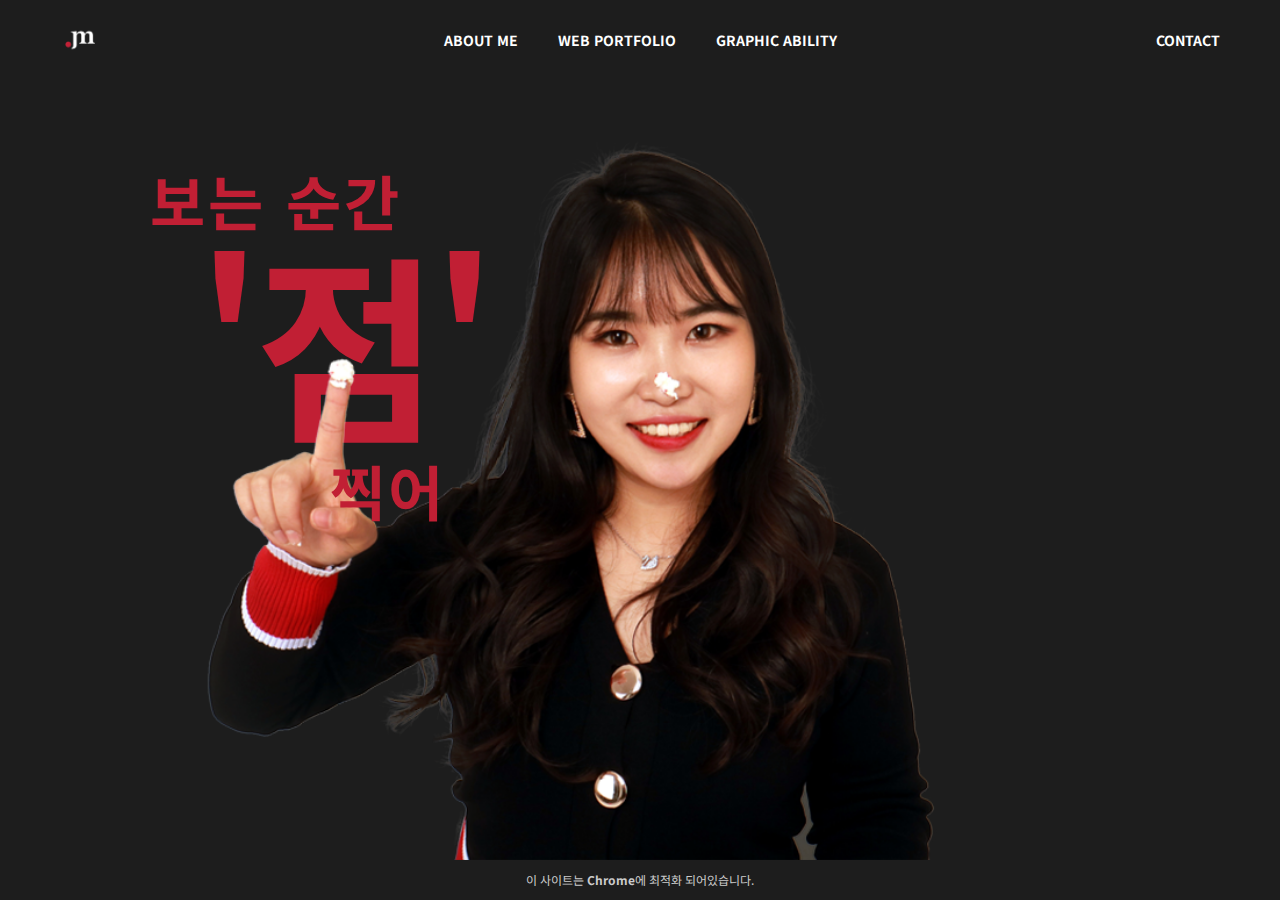
<file: index.html>
<!DOCTYPE html>
<html lang="ko">

<head>
    <meta charset="UTF-8">
    <meta name="viewport" content="width=device-width, initial-scale=3.0">
    <meta http-equiv="X-UA-Compatible" content="ie=edge">
    <title>성지민 개인사이트</title>
    <link rel="stylesheet" href="css/all.css">
    <link rel="stylesheet" href="css/reset.css">
    <link href="https://fonts.googleapis.com/css?family=Noto+Sans+KR" rel="stylesheet">
    <link rel="stylesheet" href="css/common.css">
    <link rel="stylesheet" href="css/index.css">
    <!-- <link rel="stylesheet" href="css/index_1080.css" media="(max-width : 1080px)"> -->
    <link rel="icon" href="img/common/siteicon.png">
    <script src="js/jquery-3.3.1.min.js" charset="utf-8"></script>
    <script src="js/jquery-ui.min.js" charset="utf-8"></script>
    <script src="js/TweenMax.min.js" charset="utf-8"></script>
    <script src="js/common.js" charset="utf-8"></script>
    <script src="js/index.js" charset="utf-8"></script>
</head>

<body>
    <div class="hdrWrap">
        <header>
            <h1><a href="index.html"></a></h1>
            <ul class="nav">
                <li><a href="sub01.html">ABOUT ME</a></li>
                <li><a href="sub02.html">WEB PORTFOLIO</a></li>
                <li><a href="sub03.html">GRAPHIC ABILITY</a></li>
            </ul>
            <div class="contact">CONTACT</div>
        </header>
    </div>
    <div class="main">
        <div class="mainTxt mt1">
            <div class="typo2">
                <span>'점'</span>
            </div>
        </div>
        <div class="mainImg"></div>
        <div class="mainTxt mt2">
            <div class="typo1">
                <span>보</span>
                <span>는&nbsp;</span>
                <span>&nbsp;순</span>
                <span>간</span>
            </div>
            <div class="typo3">
                <span></span>
                <span></span>
                <span></span>
                <span></span>
                <span>찍</span>
                <span>어</span>
                <span>둘</span>
            </div>
            <div class="typo4">
                <span></span>
                <span>포</span>
                <span>인</span>
                <span>트</span>
            </div>
            <div class="typoGroup">
                <div class="fl">
                    <div class="typo5">
                        <span>컬</span>
                        <span>러&nbsp;</span>
                        <span>&nbsp;같</span>
                        <span>은</span>
                        <span></span>
                    </div>
                    <div class="typo6">
                        <span>매</span>
                        <span>력</span>
                        <span>있</span>
                        <span>는</span>
                    </div>
                </div>
                <div class="fr">
                    <div class="typo7">
                        <span>신</span>
                        <span>입</span>
                    </div>
                </div>
            </div>
        </div>
    </div>
    <div class="footer">
        <h5>
            이 사이트는 <b>Chrome</b>에 최적화 되어있습니다.
        </h5>
    </div>
    <div class="modalWrap">
        <div class="modalBg"></div>
        <div class="modal">
            <div class="close"><i class="fas fa-times"></i></div>
            <div class="contact">
                <div class="img"></div>
                <div class="txt">
                    <h2>“안녕하세요 성지민입니다.”</h2>
                    <p>
                        일의 목적과 결과를 파악하여 계획성있고 철저하게
                        <br>지키는 타입으로 데드라인을 엄수합니다.
                        <br>맡은 업무는 꼭 해내고마는 성실함과 책임감을 지닌
                        <br>같이 일하기 편하고 즐거운 신입 웹퍼블리셔입니다.
                    </p>
                    <h5>그래픽 디자인 / HTML5 / CSS / JQUERY</h5>
                </div>
                <div class="cnt">
                    <h4 class="email">E/ &nbsp;sung-j@naver.com</h4>
                    <h4 class="mobile">M/ &nbsp;010-7522-9117</h4>
                </div>
            </div>

        </div>
    </div>
</body>

</html>
</file>
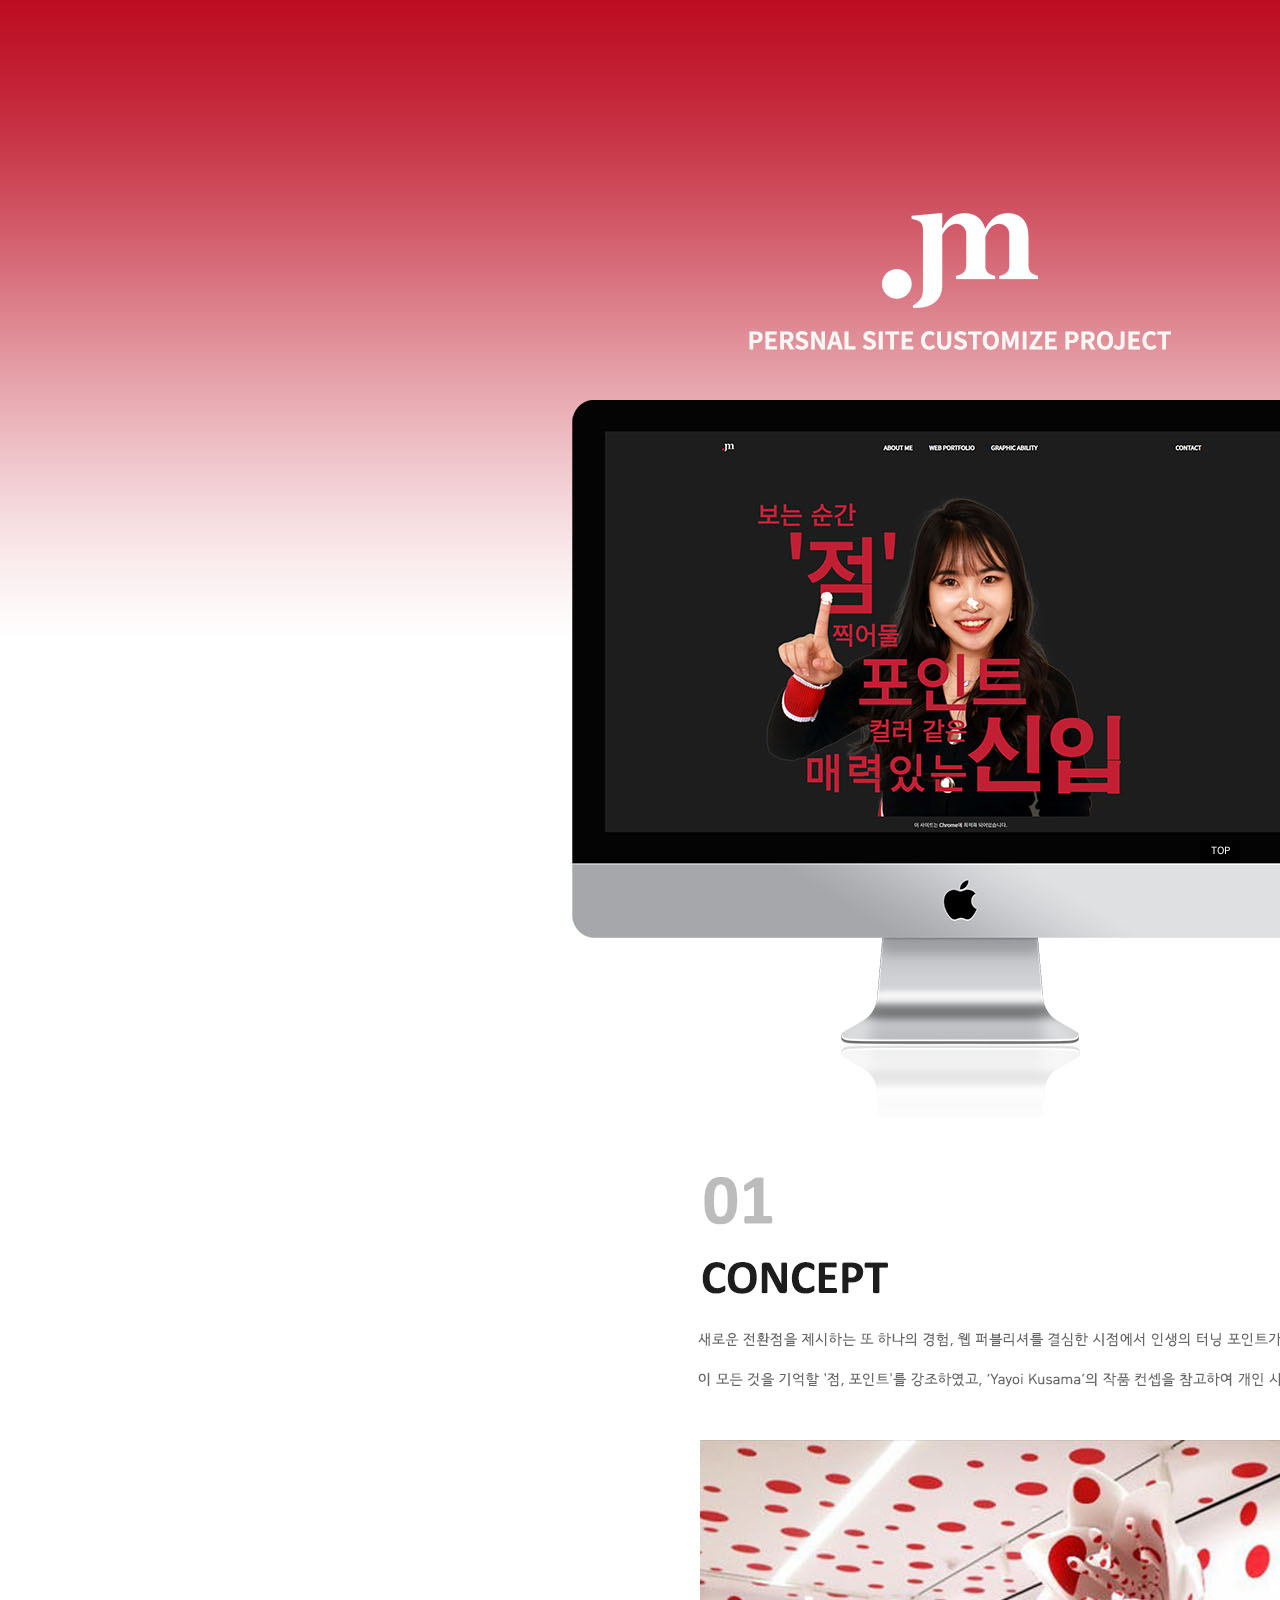
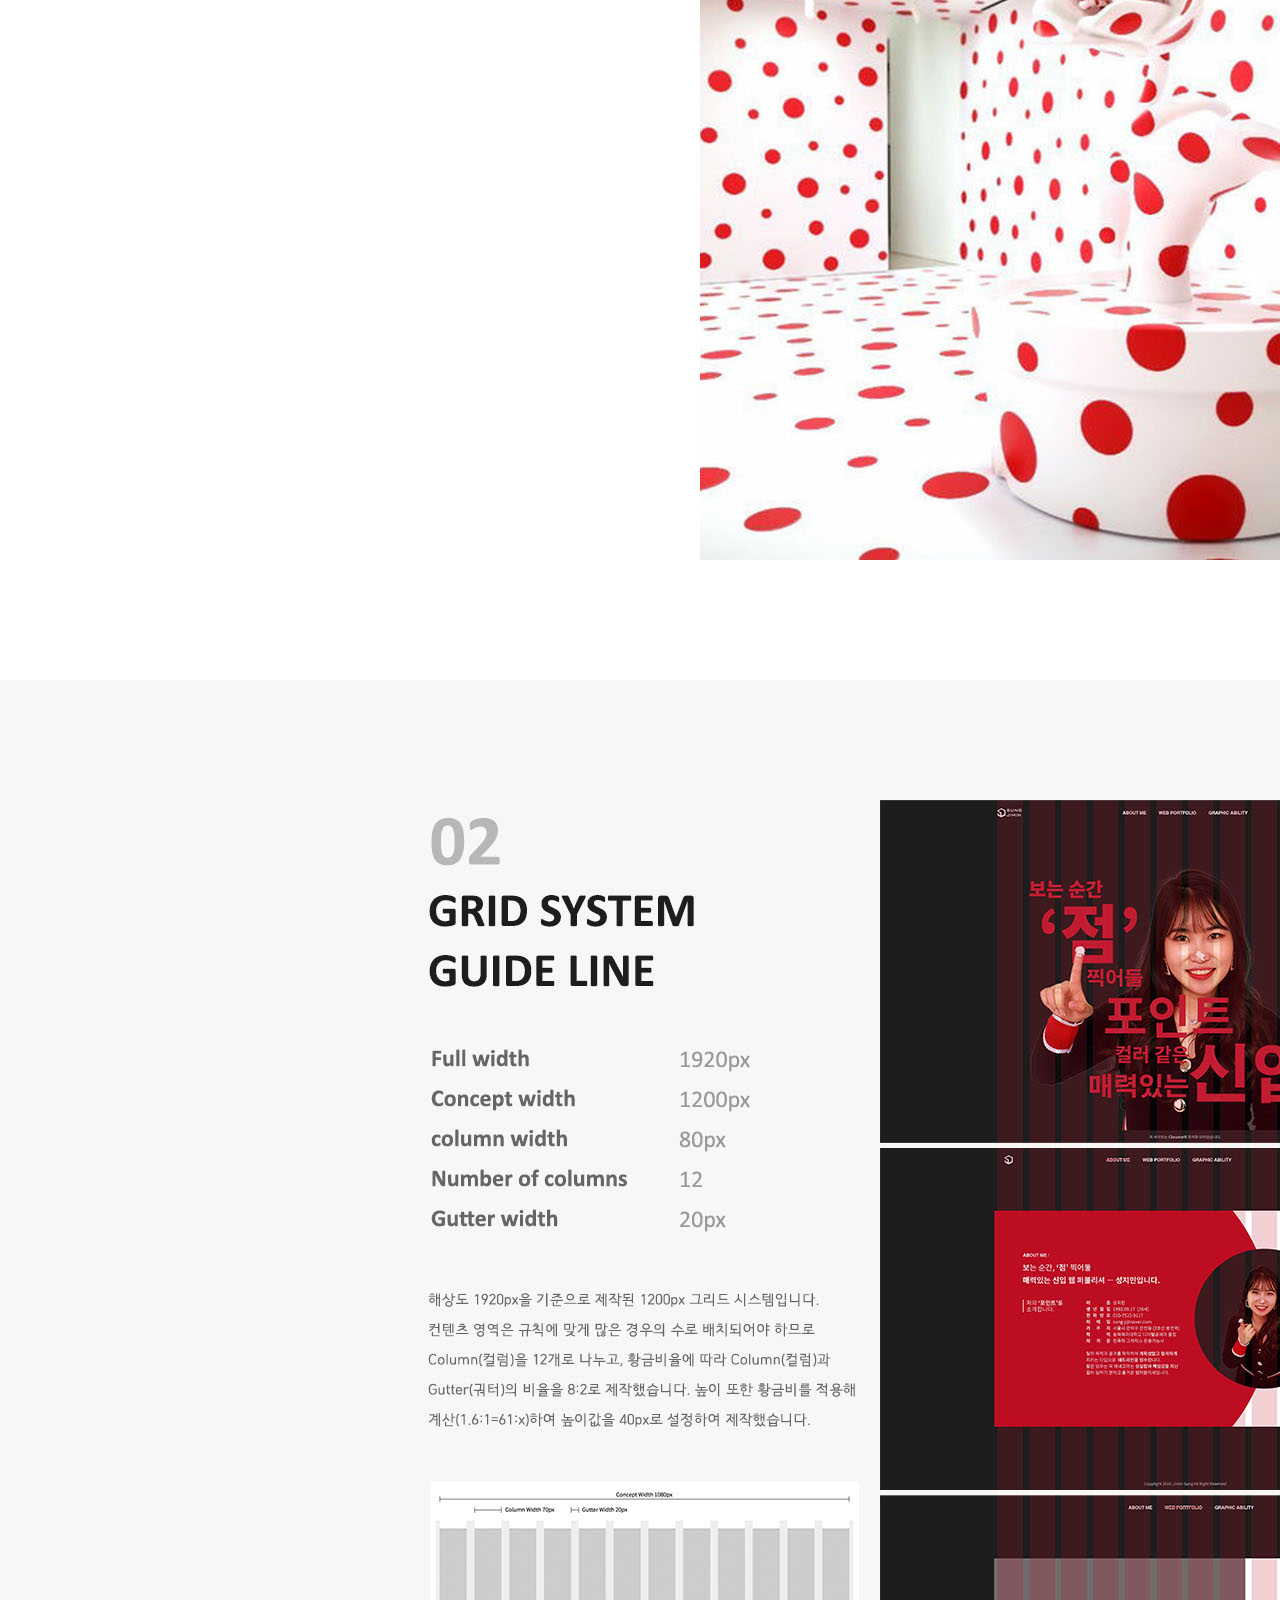
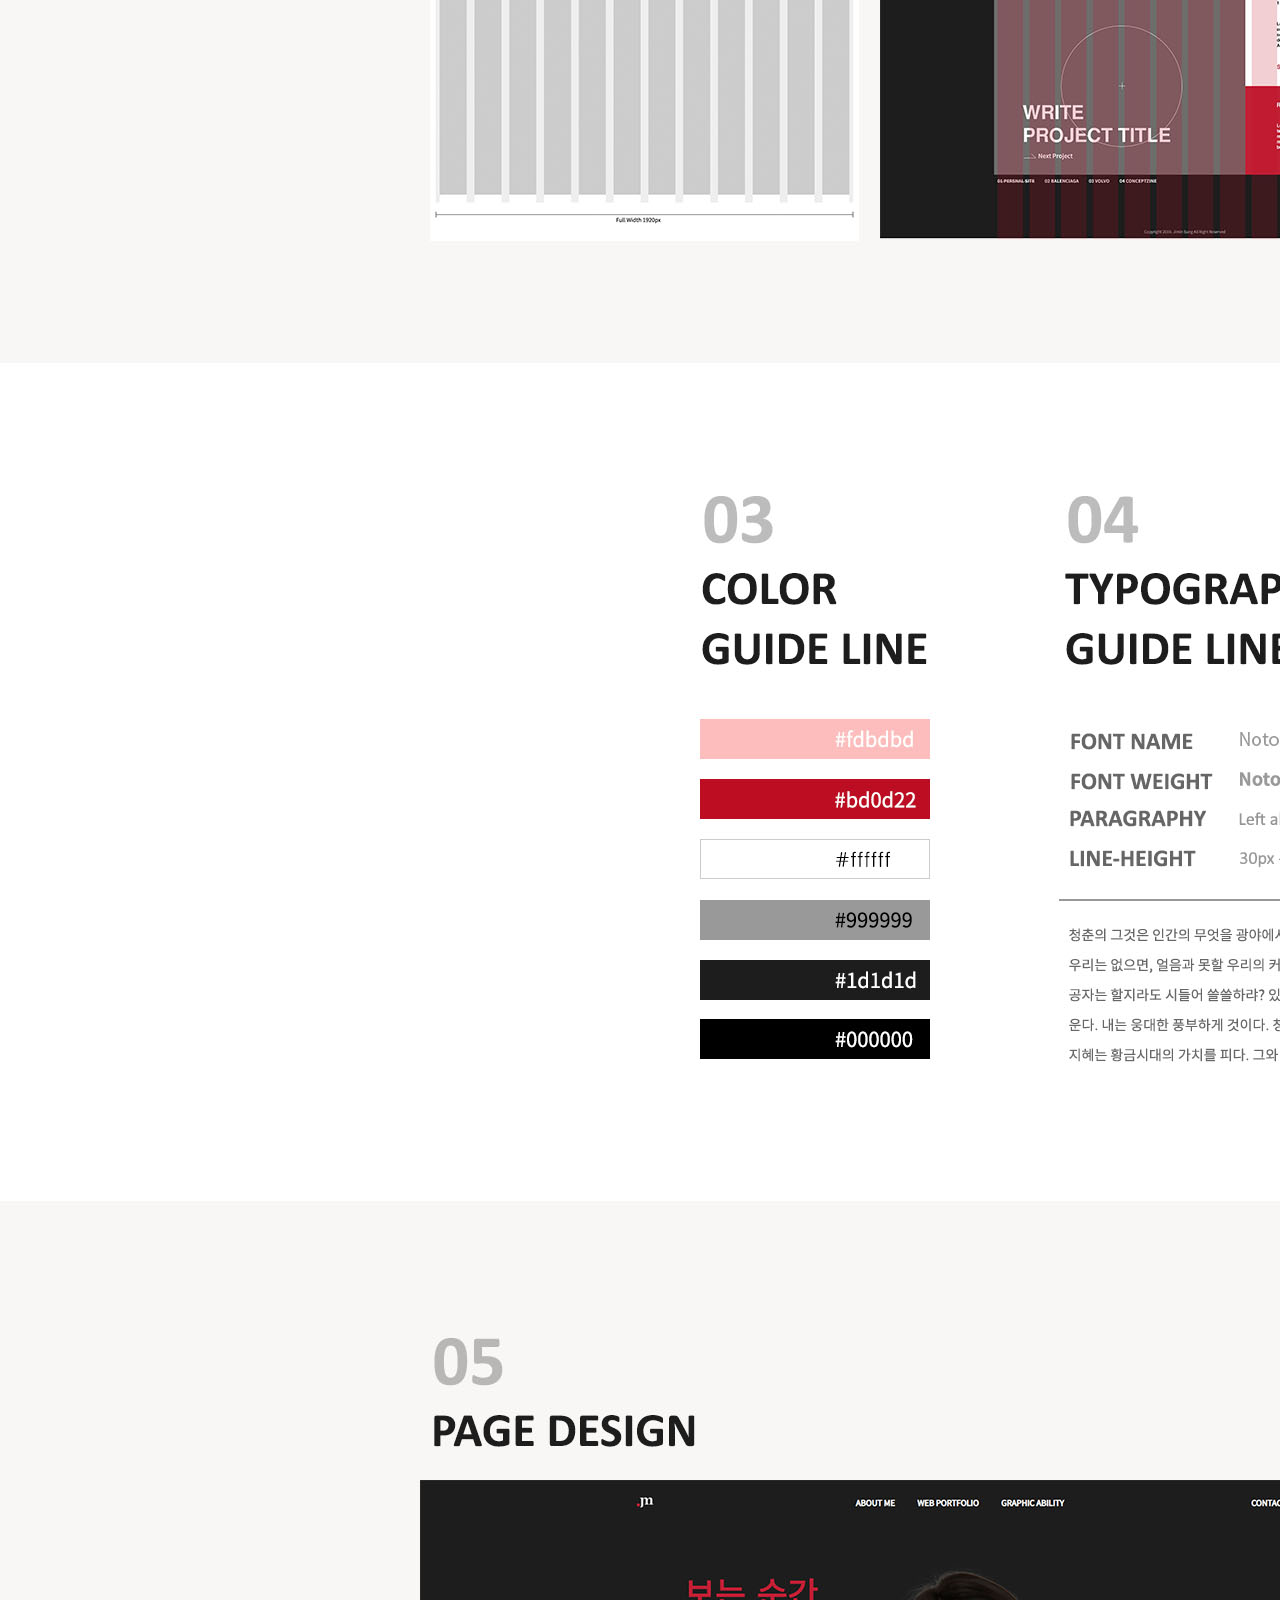
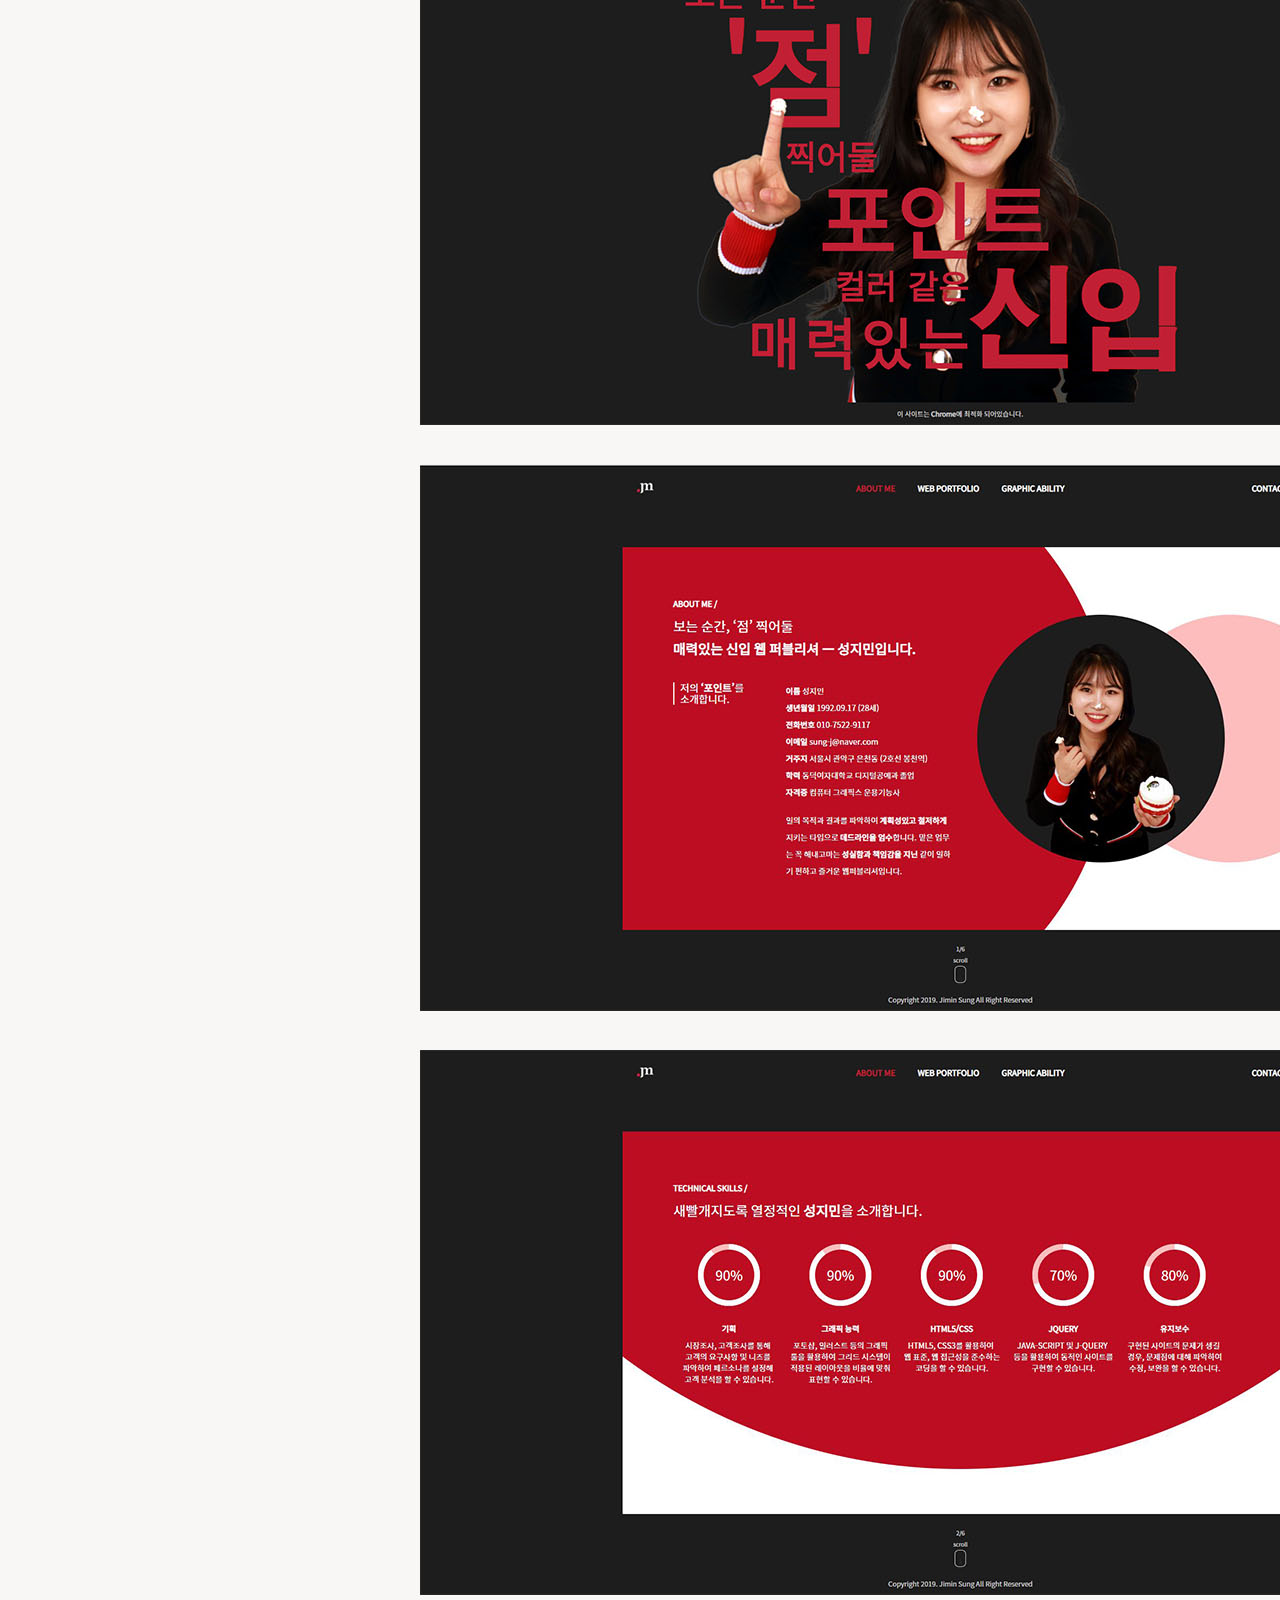
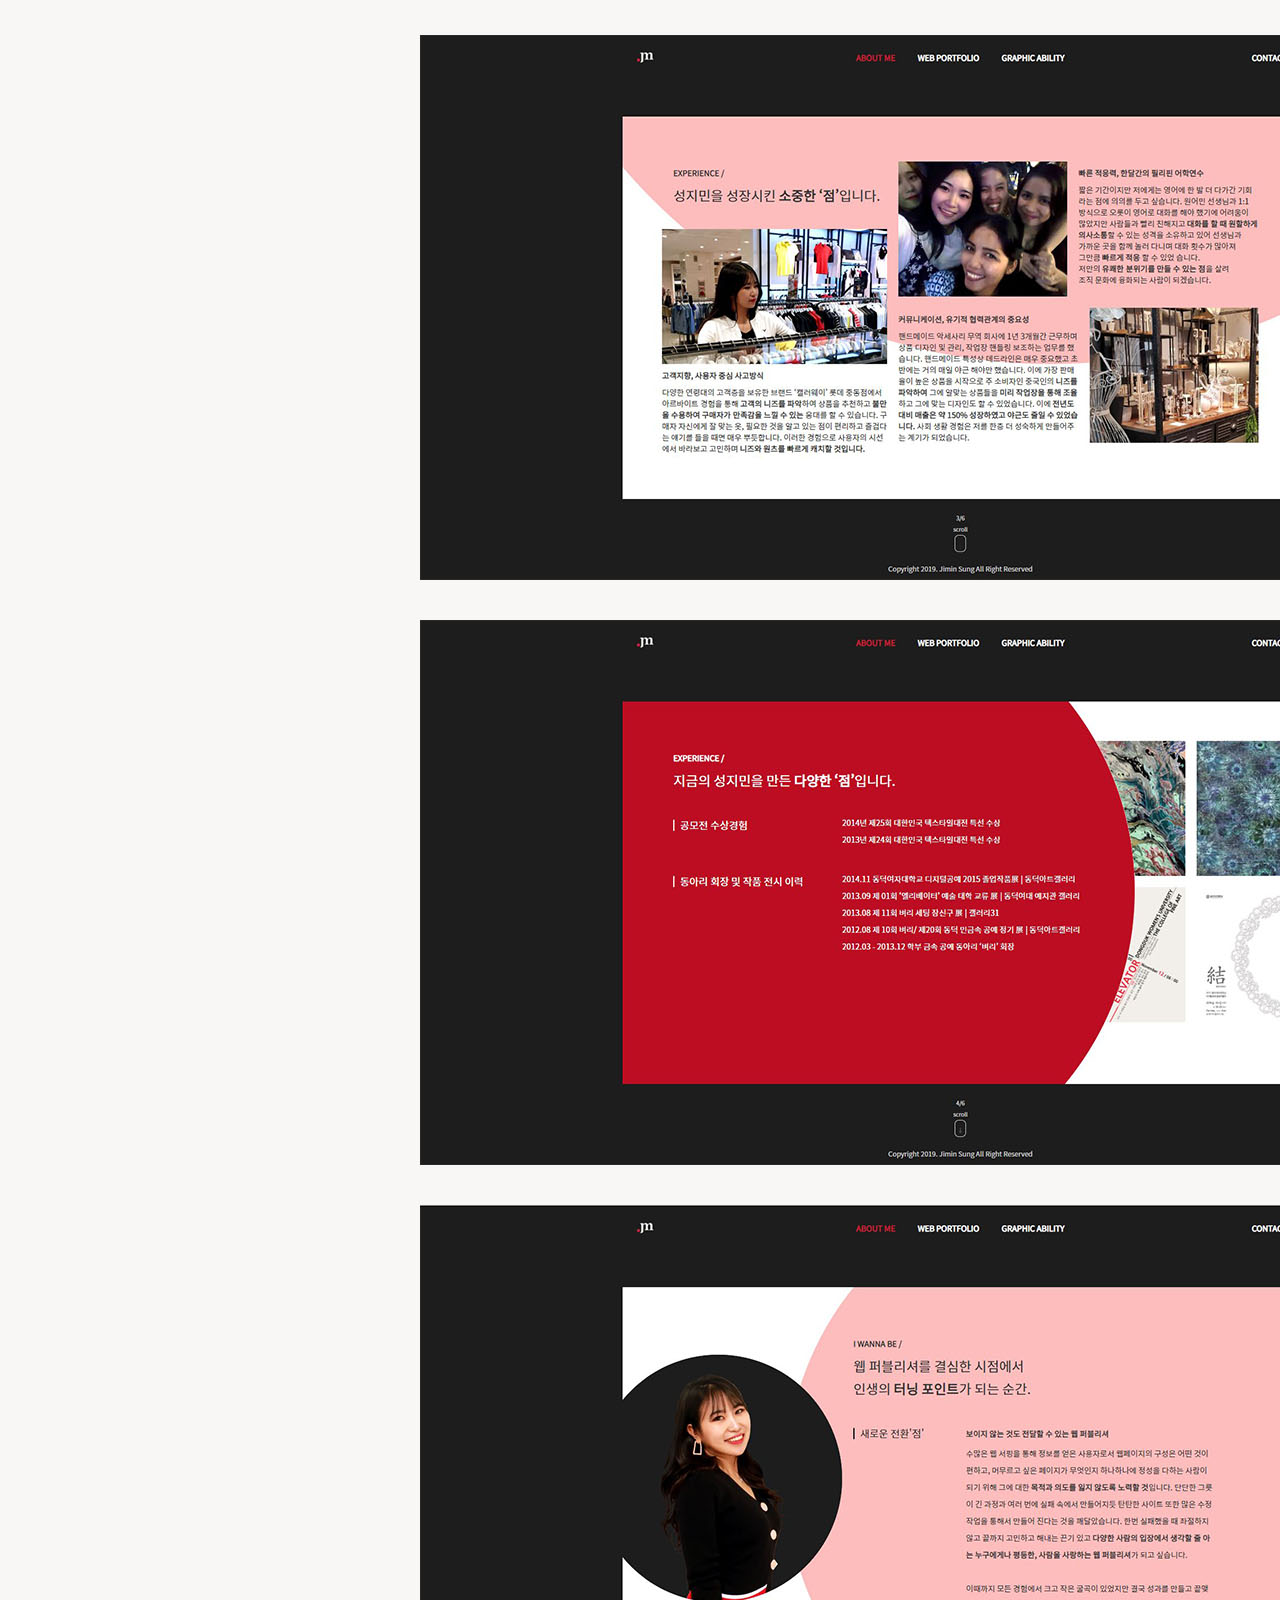
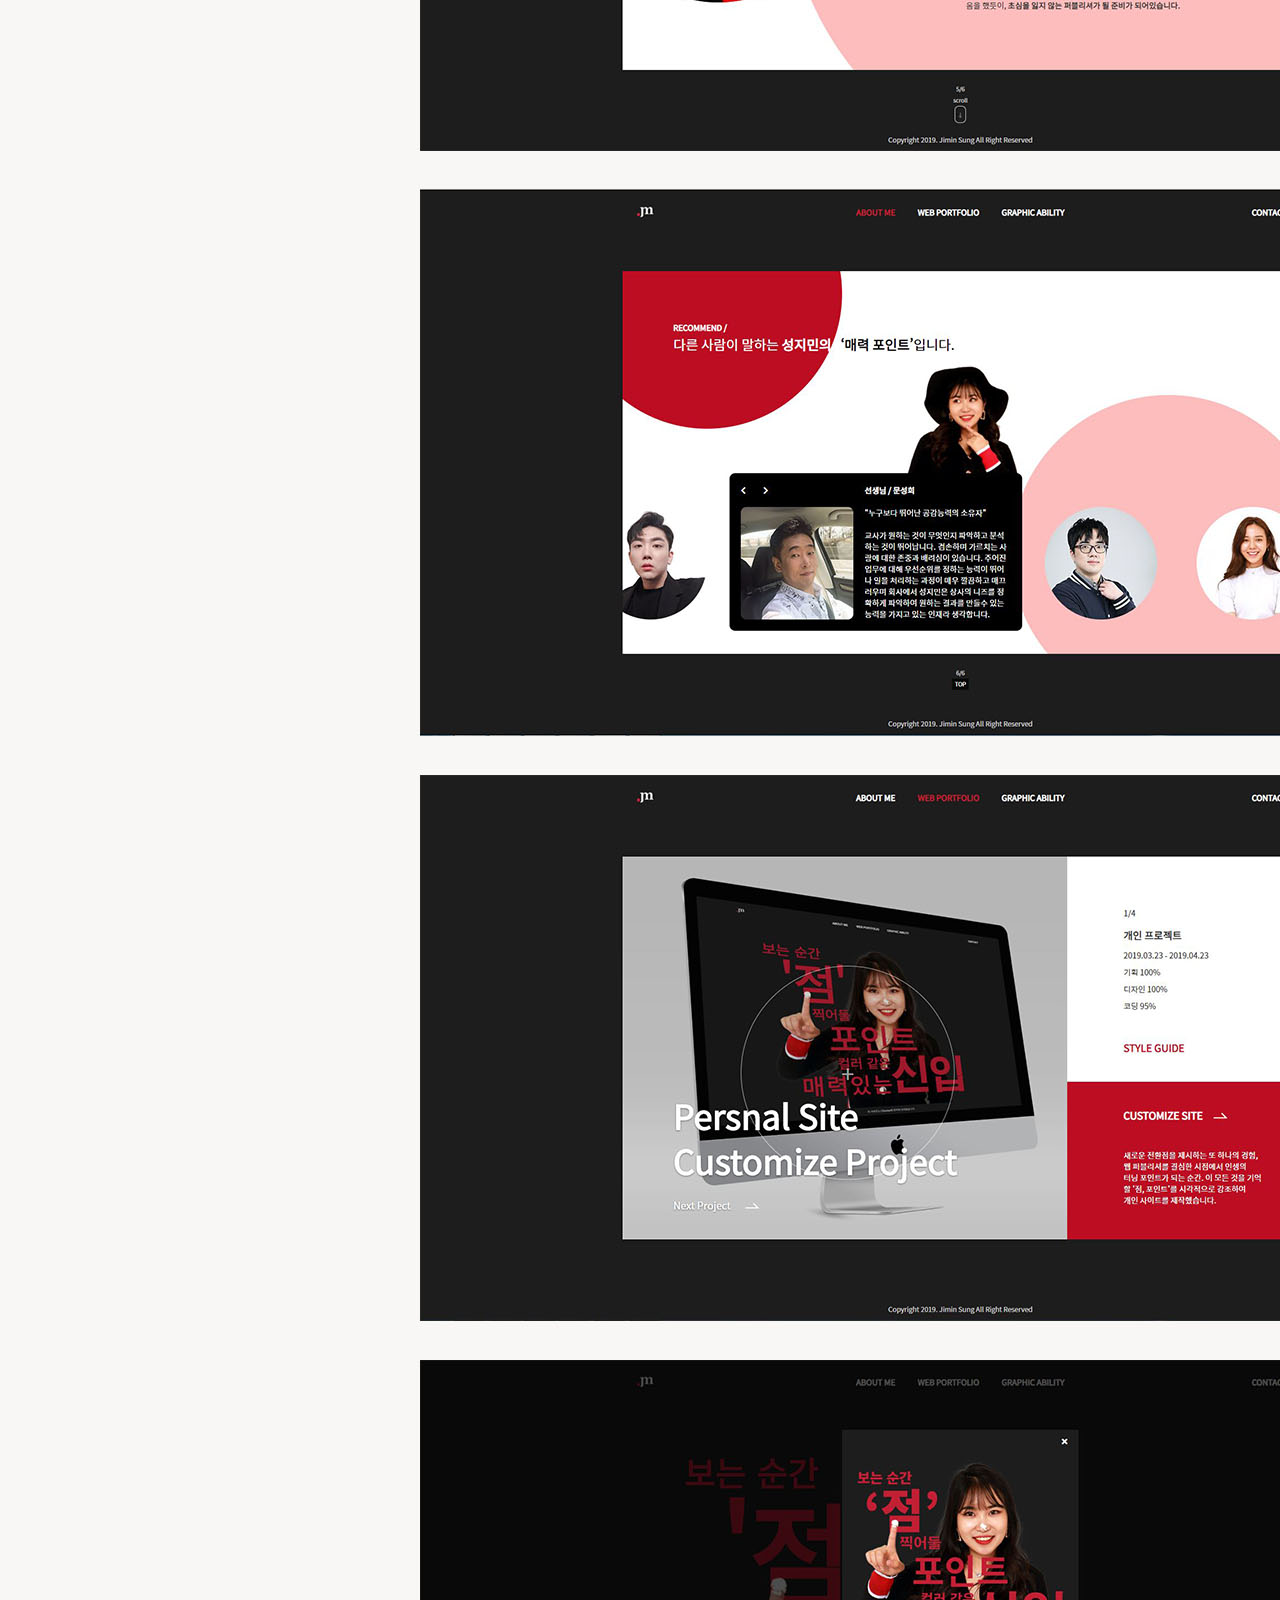
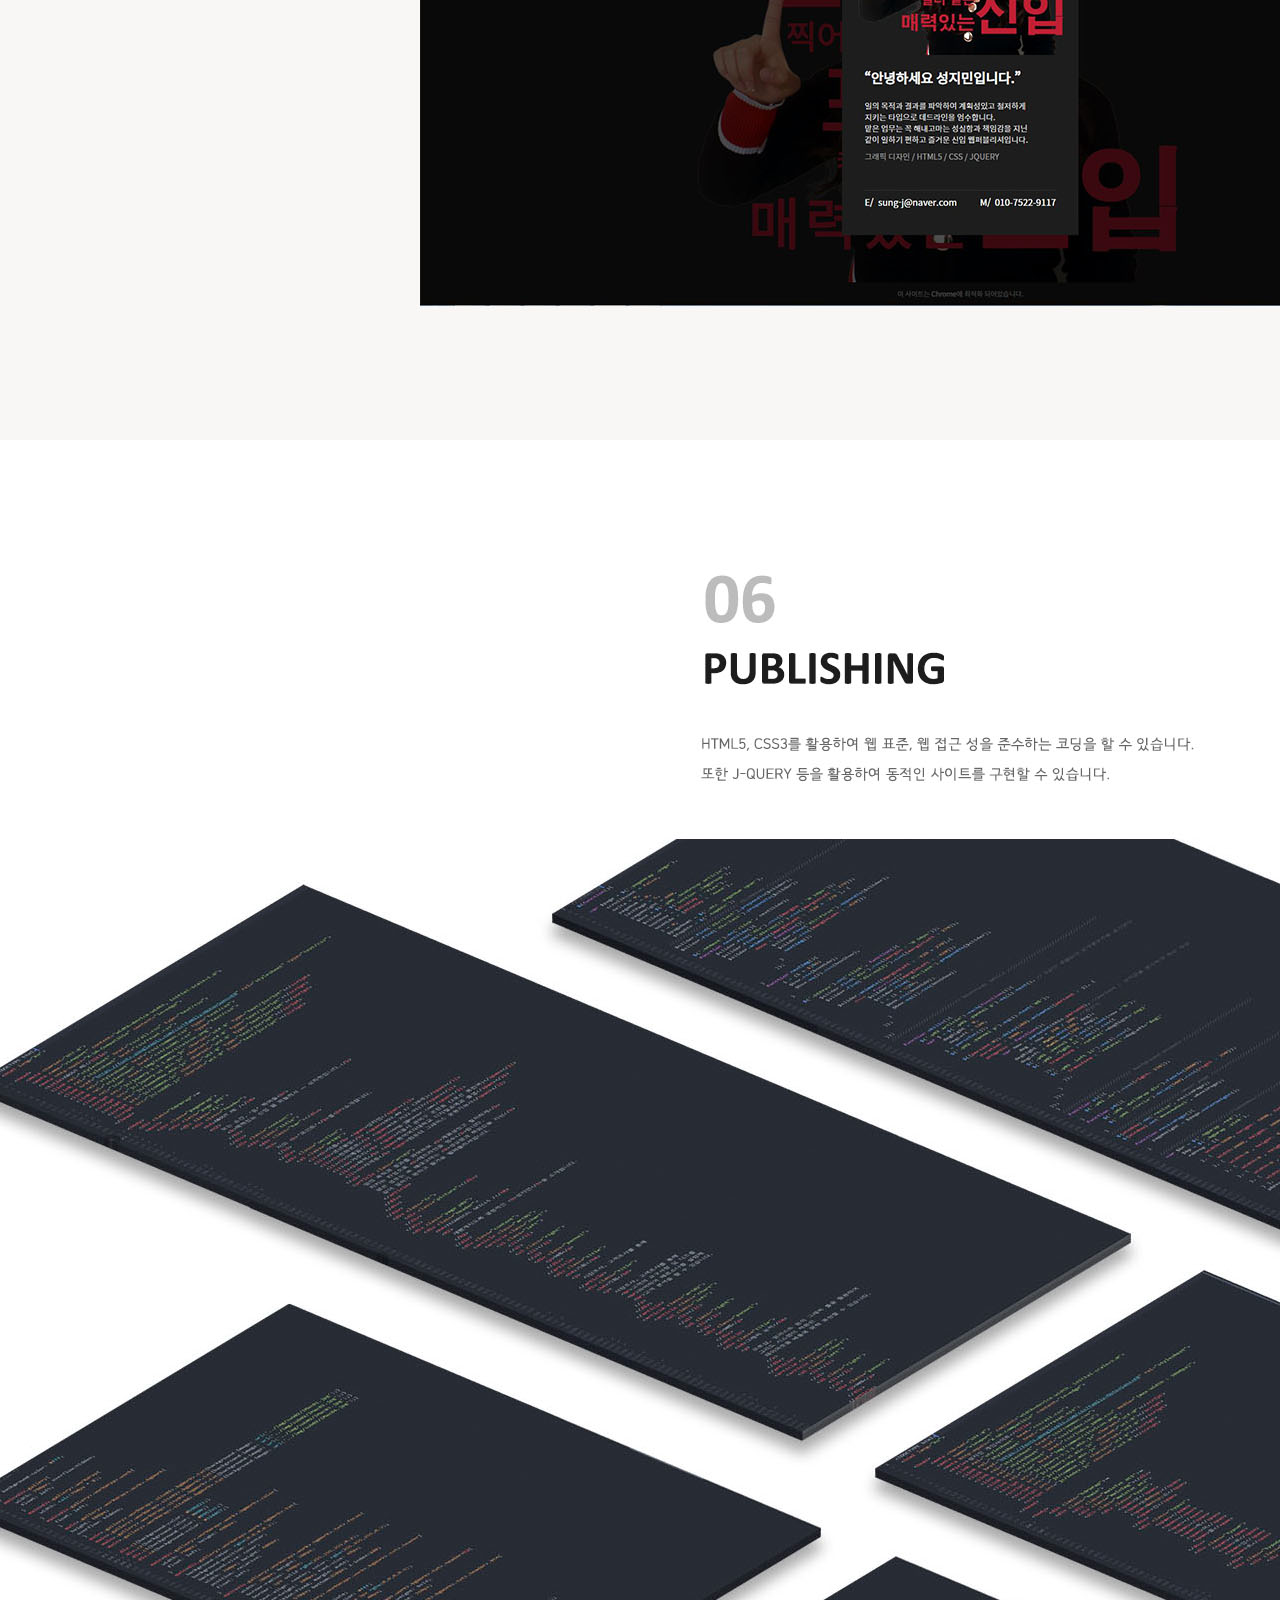
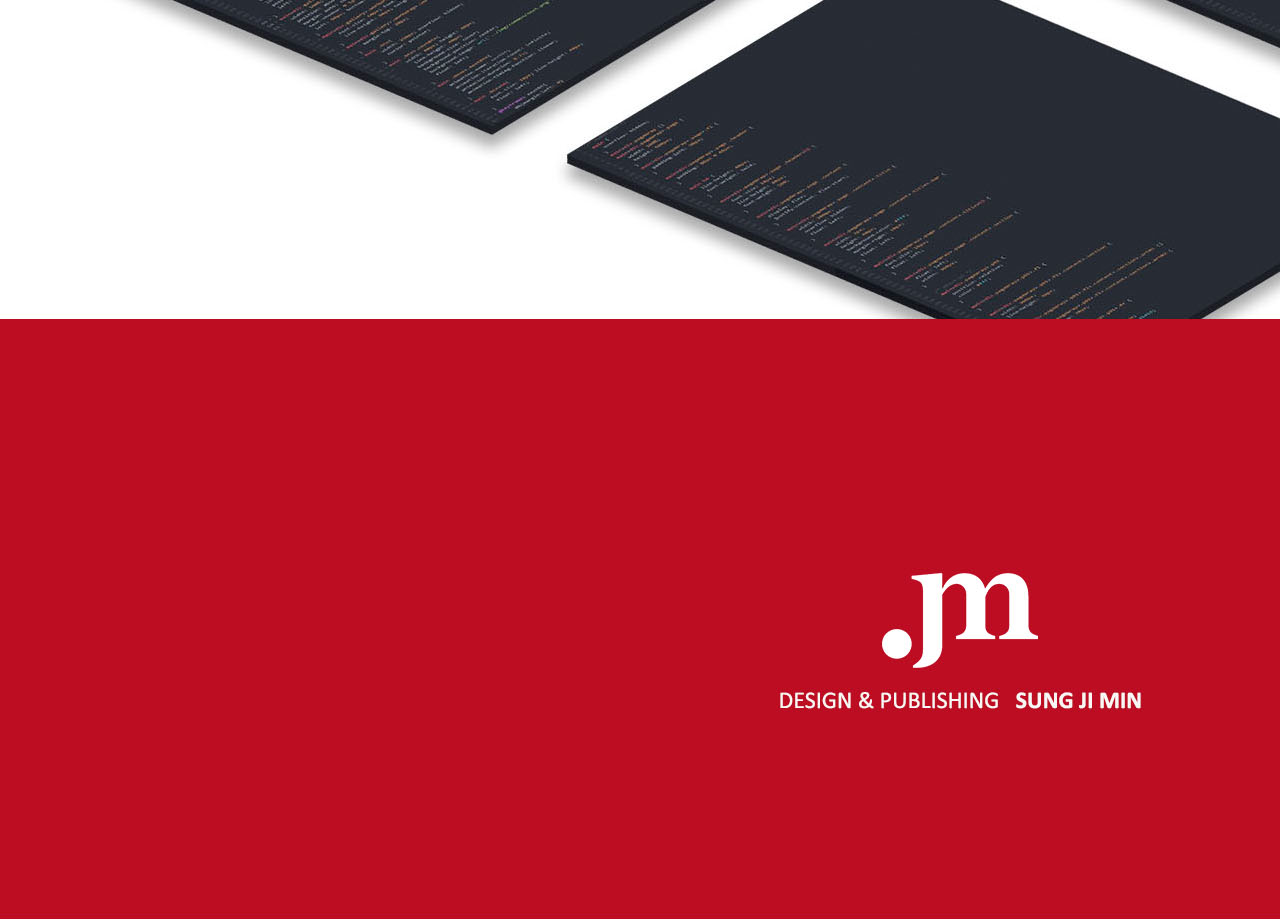
<file: sub02-1.html>
<!DOCTYPE html>
<html lang="ko">
<head>
  <meta charset="UTF-8">
  <meta name="viewport" content="width=device-width, initial-scale=1.0">
  <meta http-equiv="X-UA-Compatible" content="ie=edge">
  <title>Persnal Site Style Guide</title>
  <link rel="stylesheet" href="css/all.css">
  <link rel="stylesheet" href="css/reset.css">
  <link href="https://fonts.googleapis.com/css?family=Noto+Sans+KR" rel="stylesheet">
  <link rel="icon" href="img/common/siteicon.png">
  <script src="js/jquery-3.3.1.min.js" charset="utf-8"></script>
  <style>
    div.topBtn{
        width: 40px; height: 20px;
        position: fixed; margin: auto;
        right: 40px; bottom: 40px;
        background-color: rgba(0,0,0,0.7);
        cursor:pointer;
    }
    div.topBtn>p{
        color: #fff;  font-size: 10px;
        text-align: center;
    }
  </style>
  <script>
    $(function(){
      $('.topBtn').on('click',function(){
        $('html, body').animate({scrollTop : 0});
      });
    });
  </script>
</head>
<body>
  <div class="guide">
    <img src="img/sub02/sitelayout01.jpg" alt="개인사이트 스타일가이드">
  </div>
  <div class="topBtn">
    <p>TOP</p>
  </div>
</body>
</html>
</file>
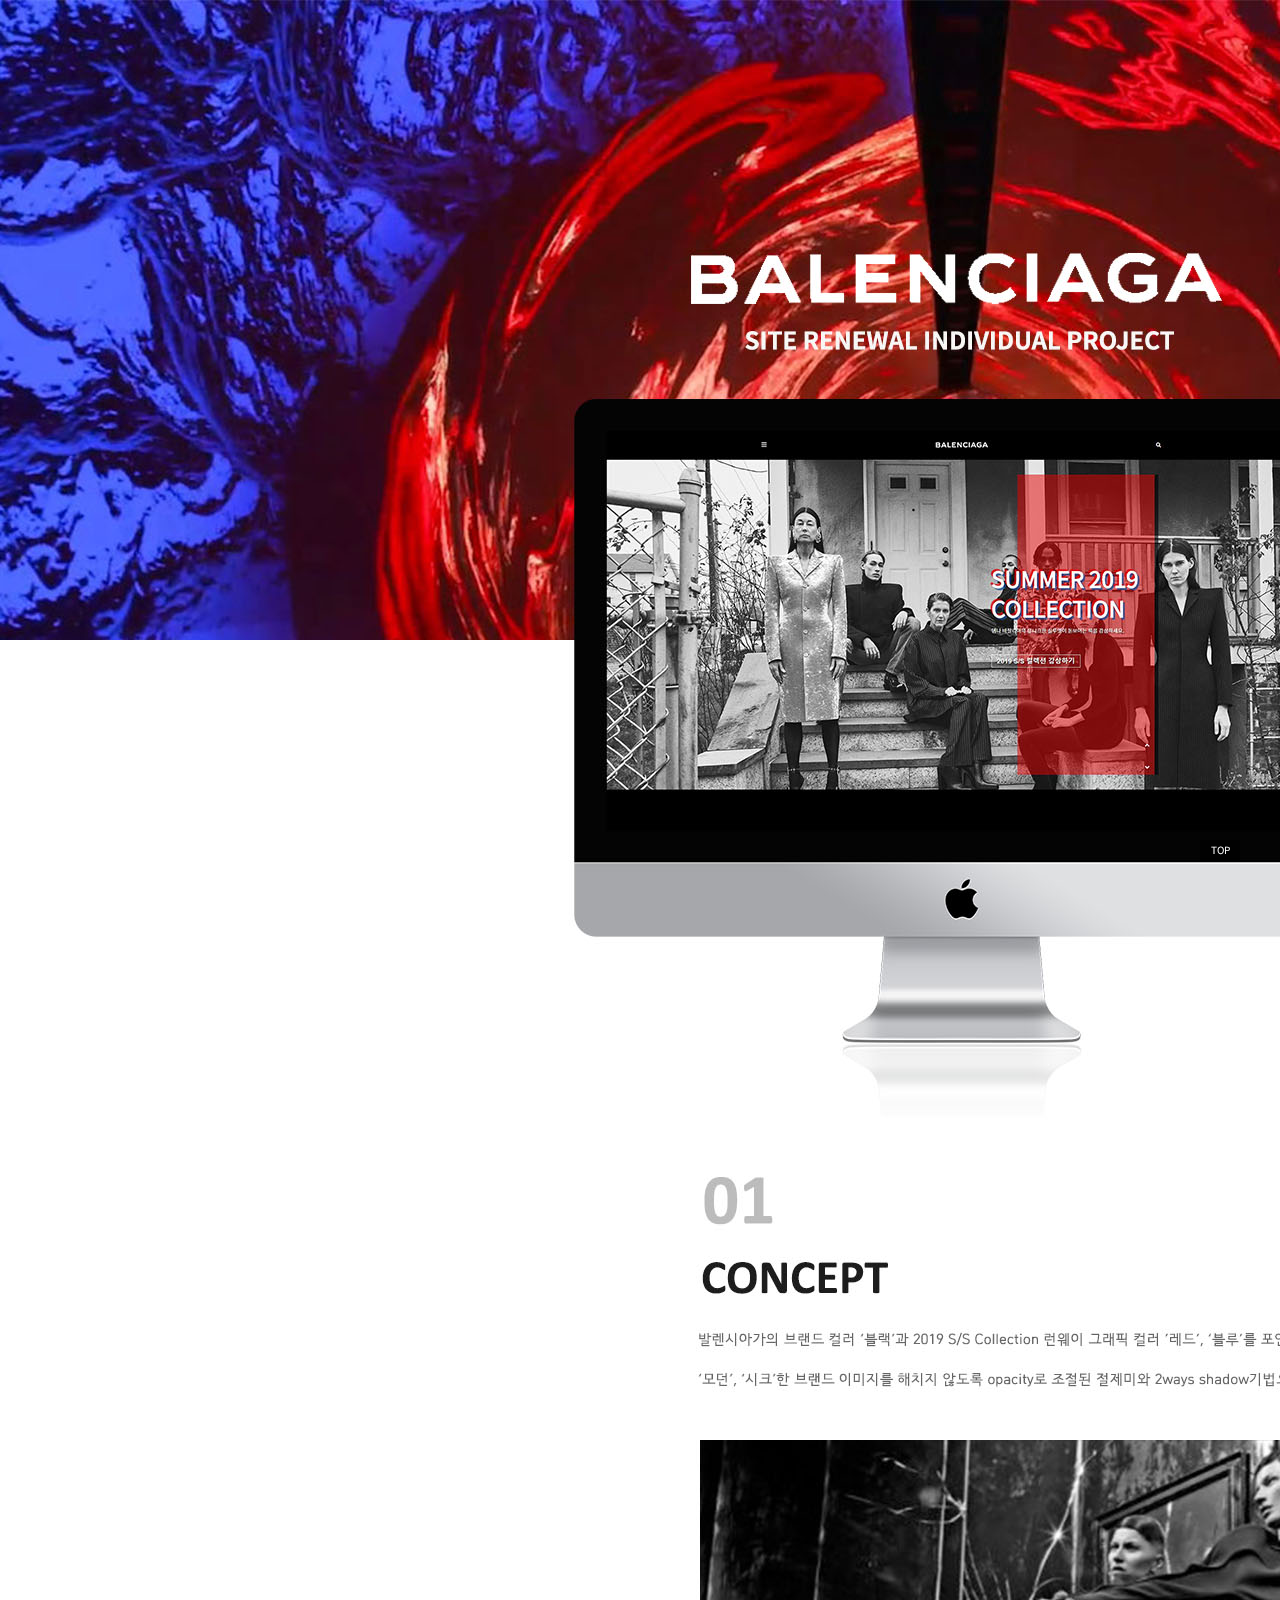
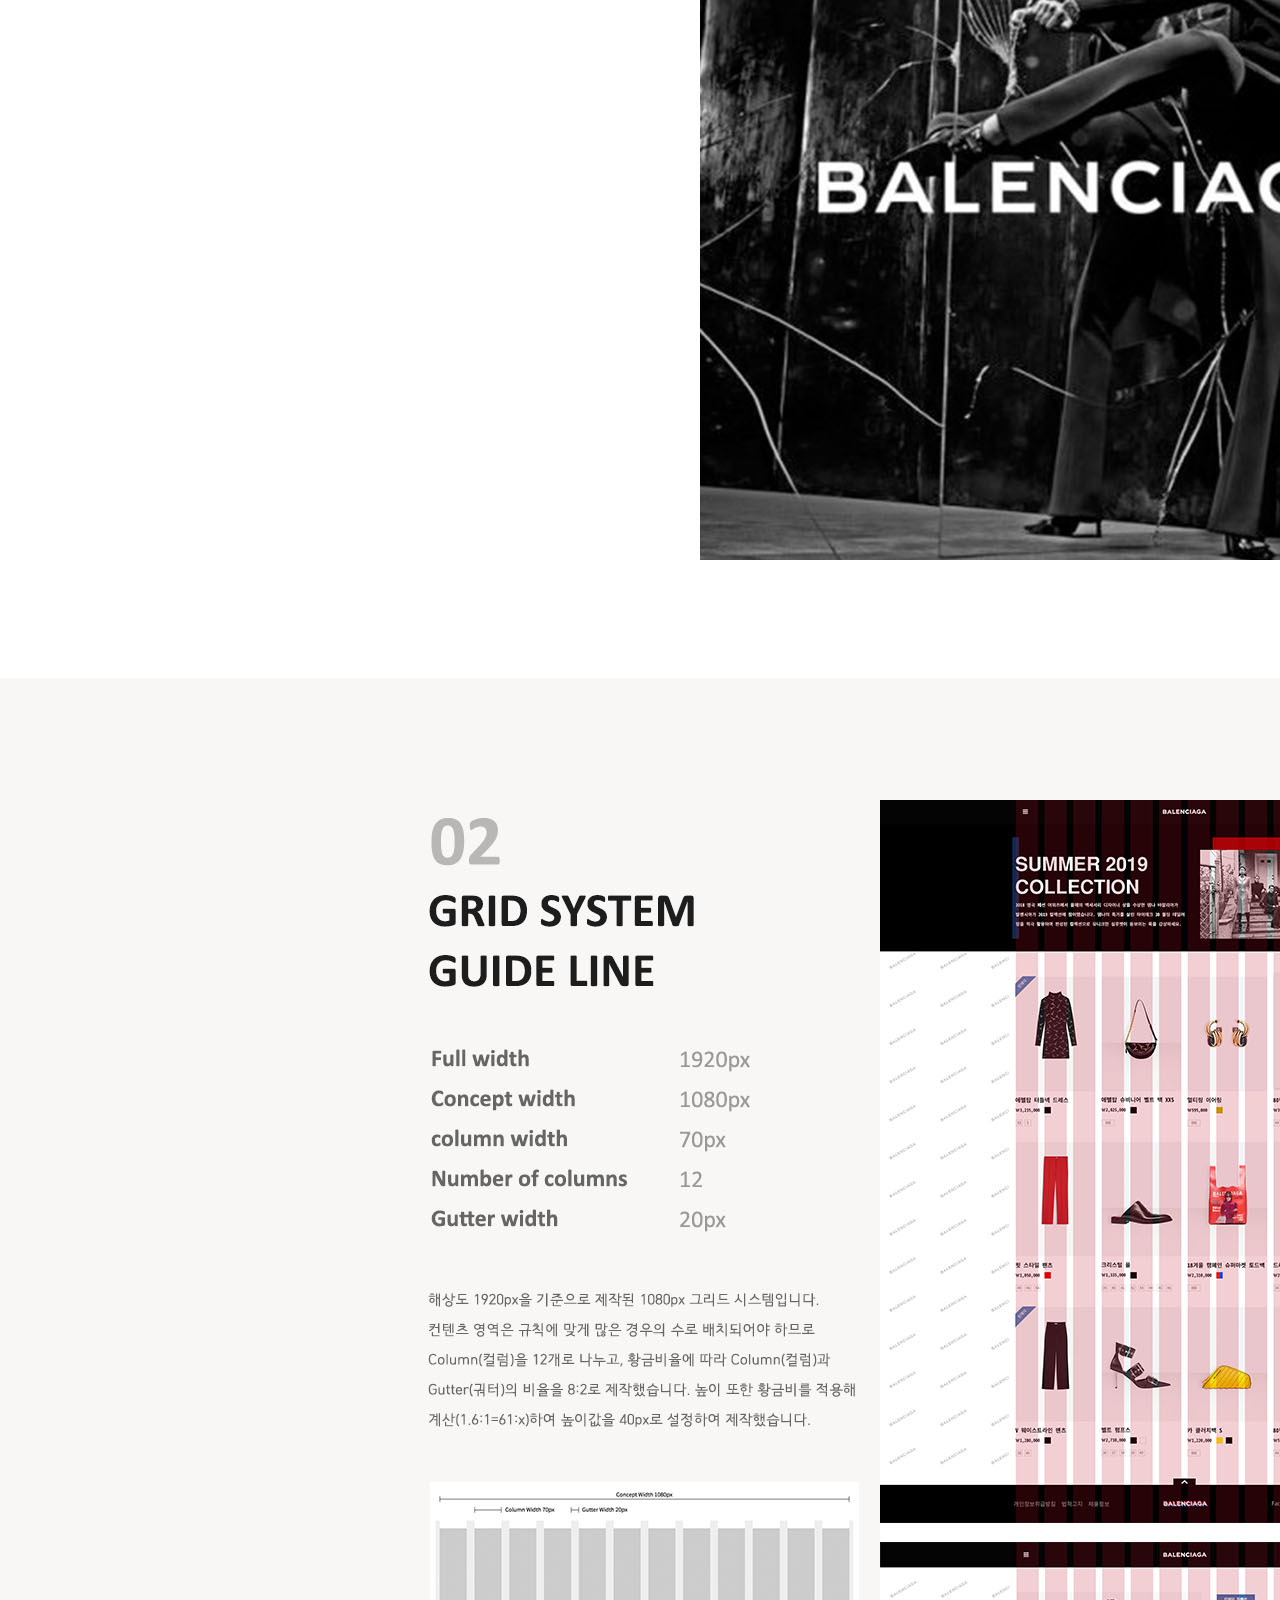
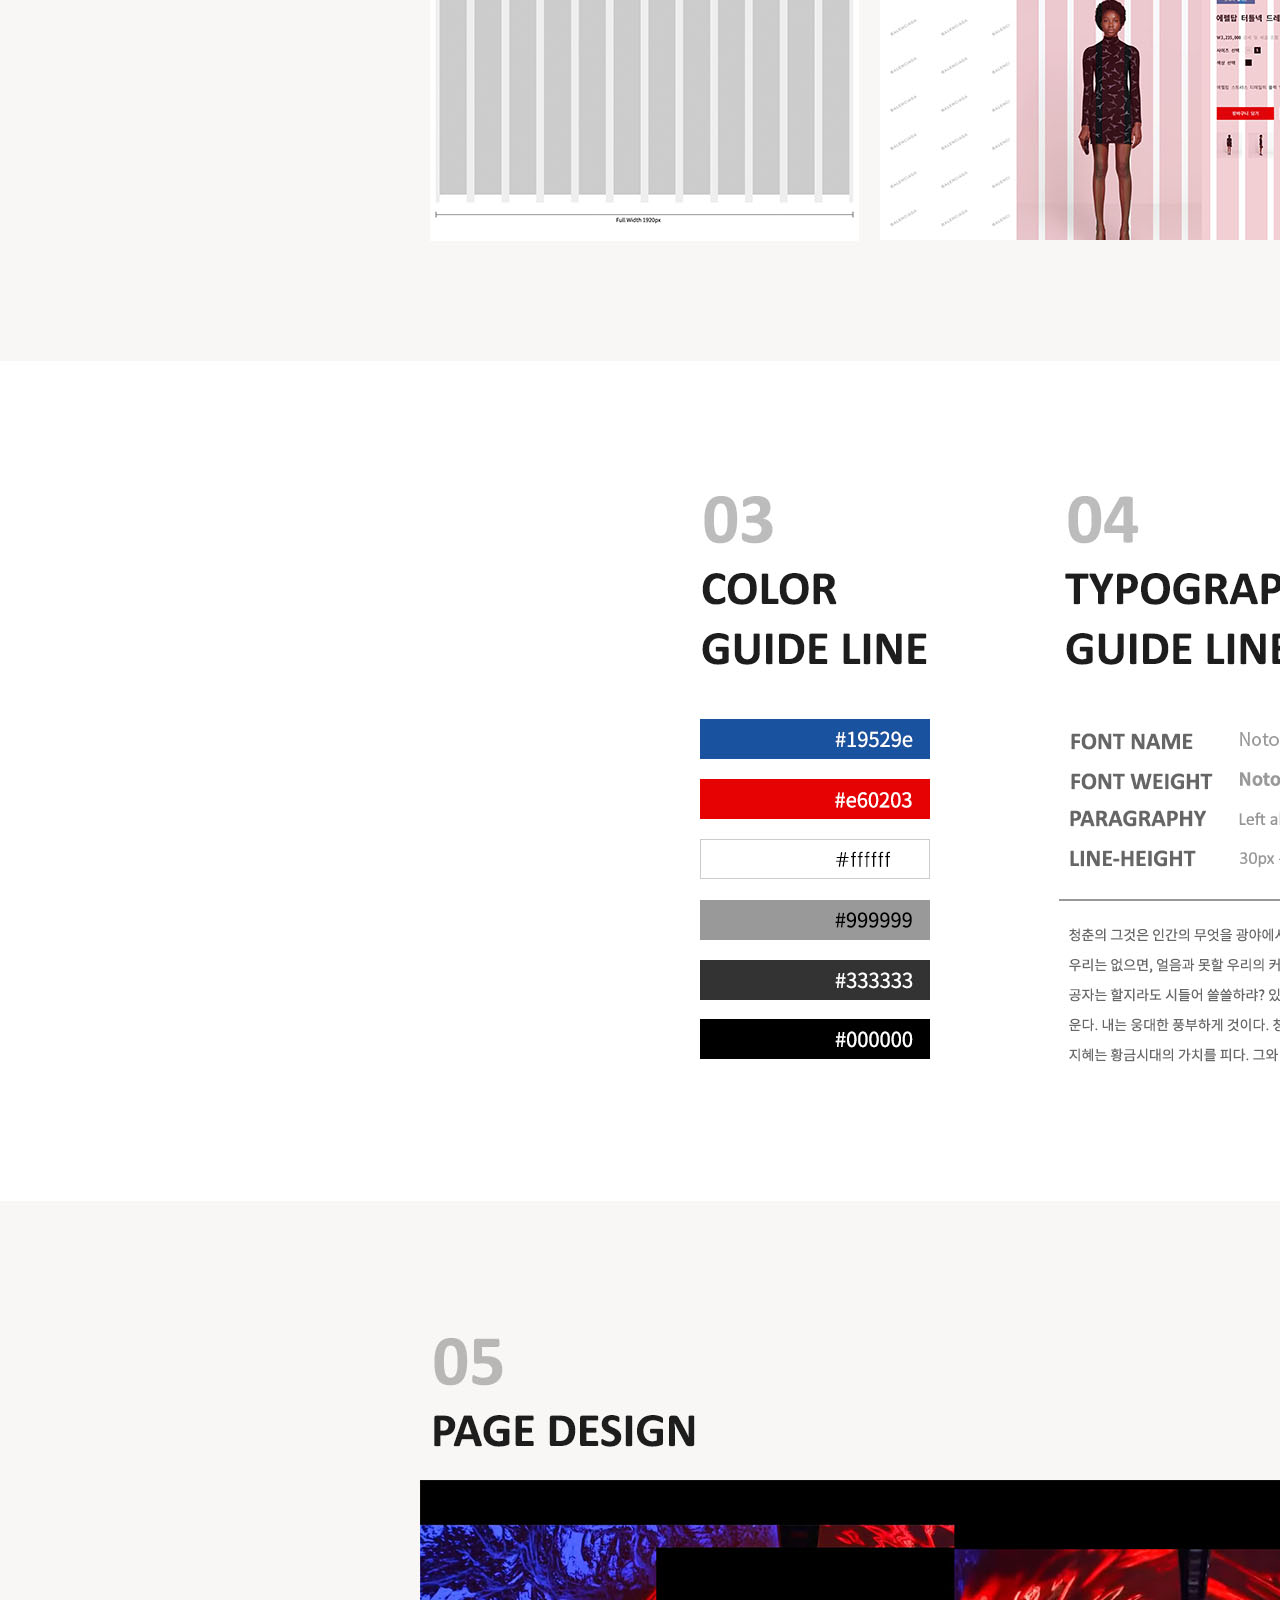
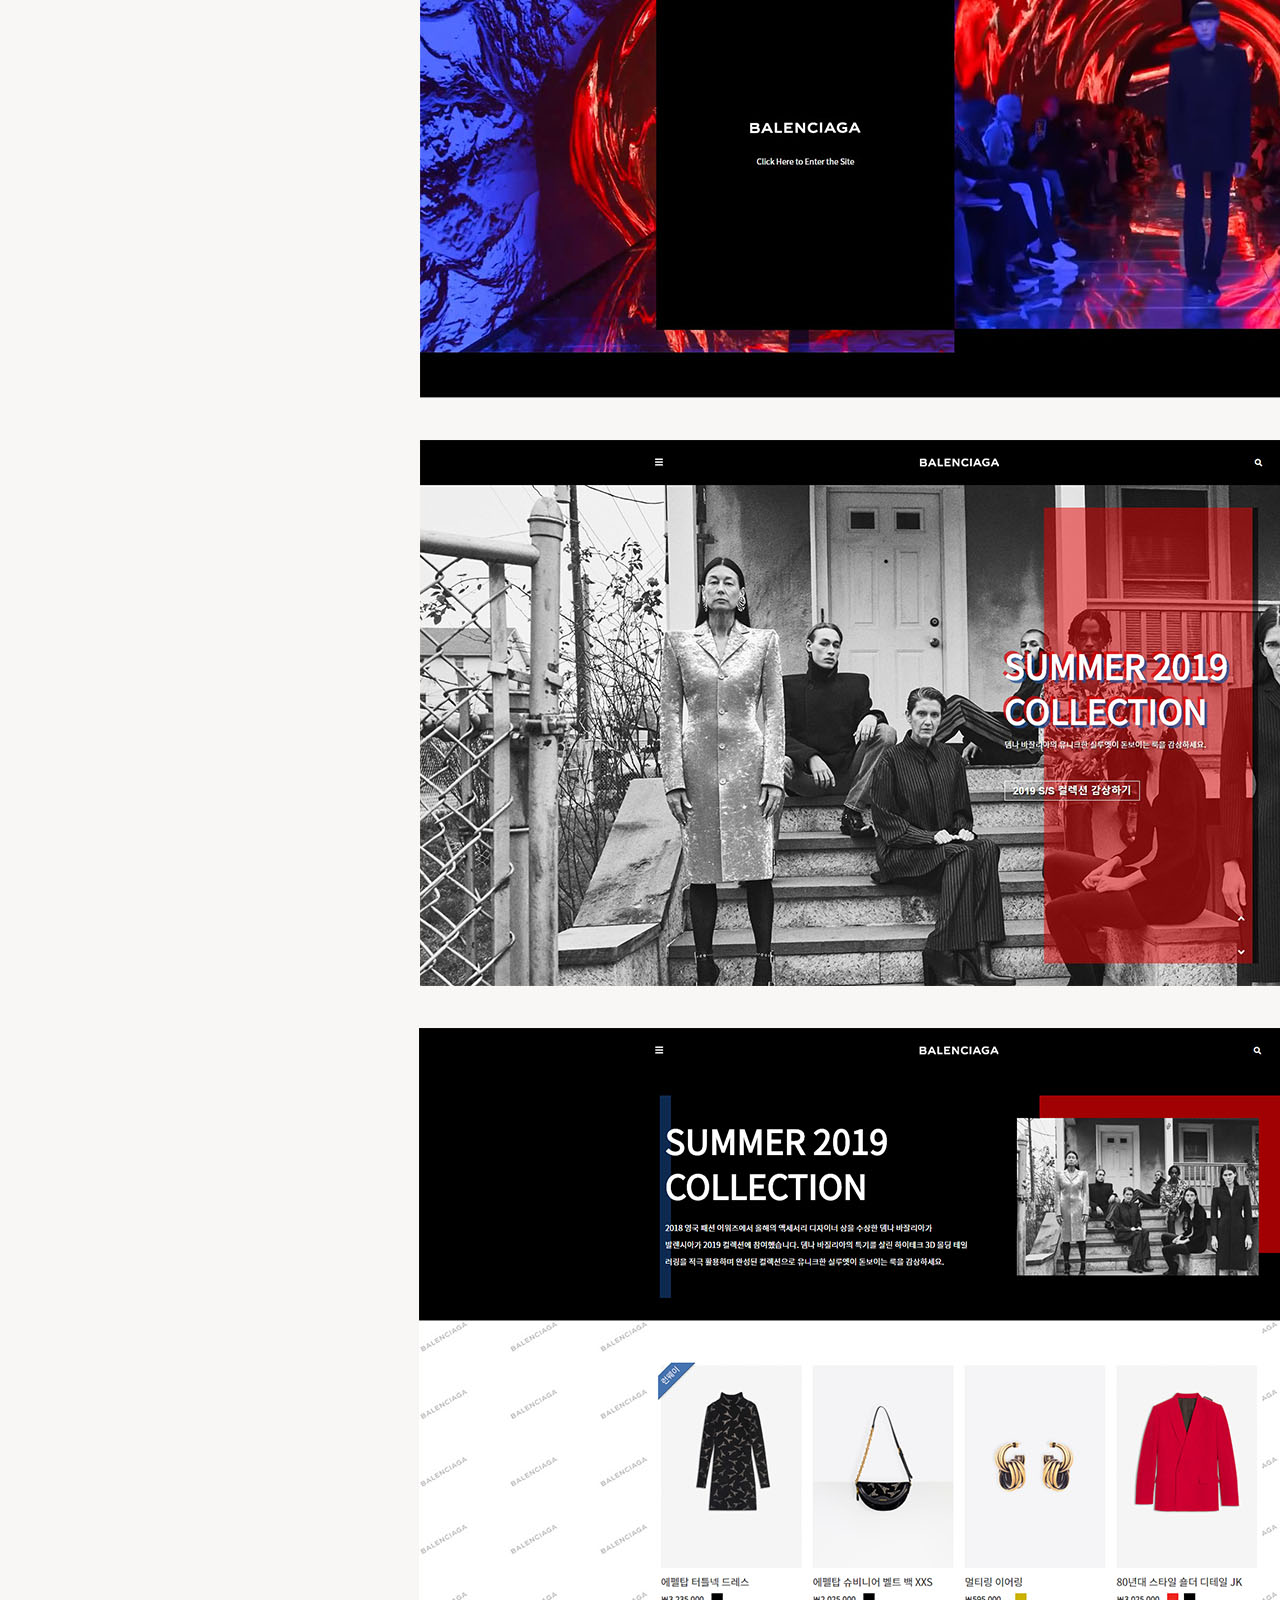
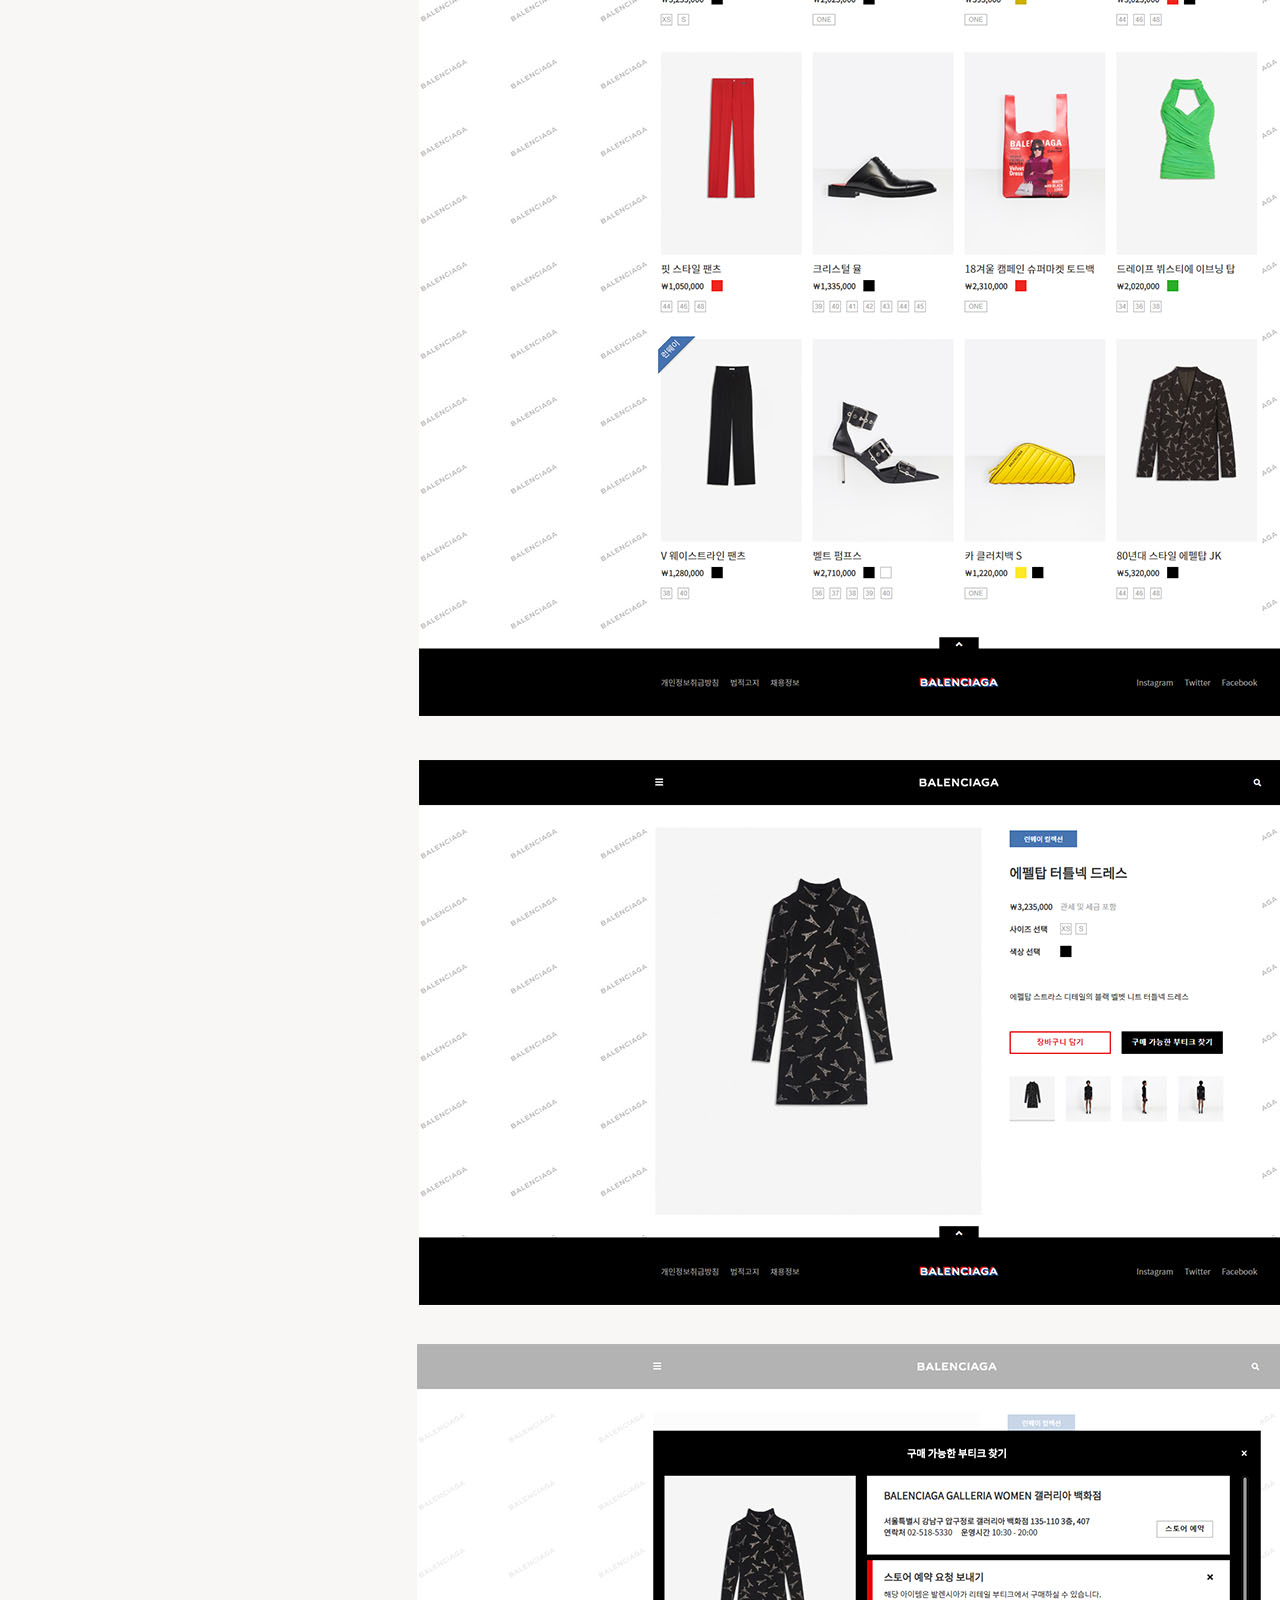
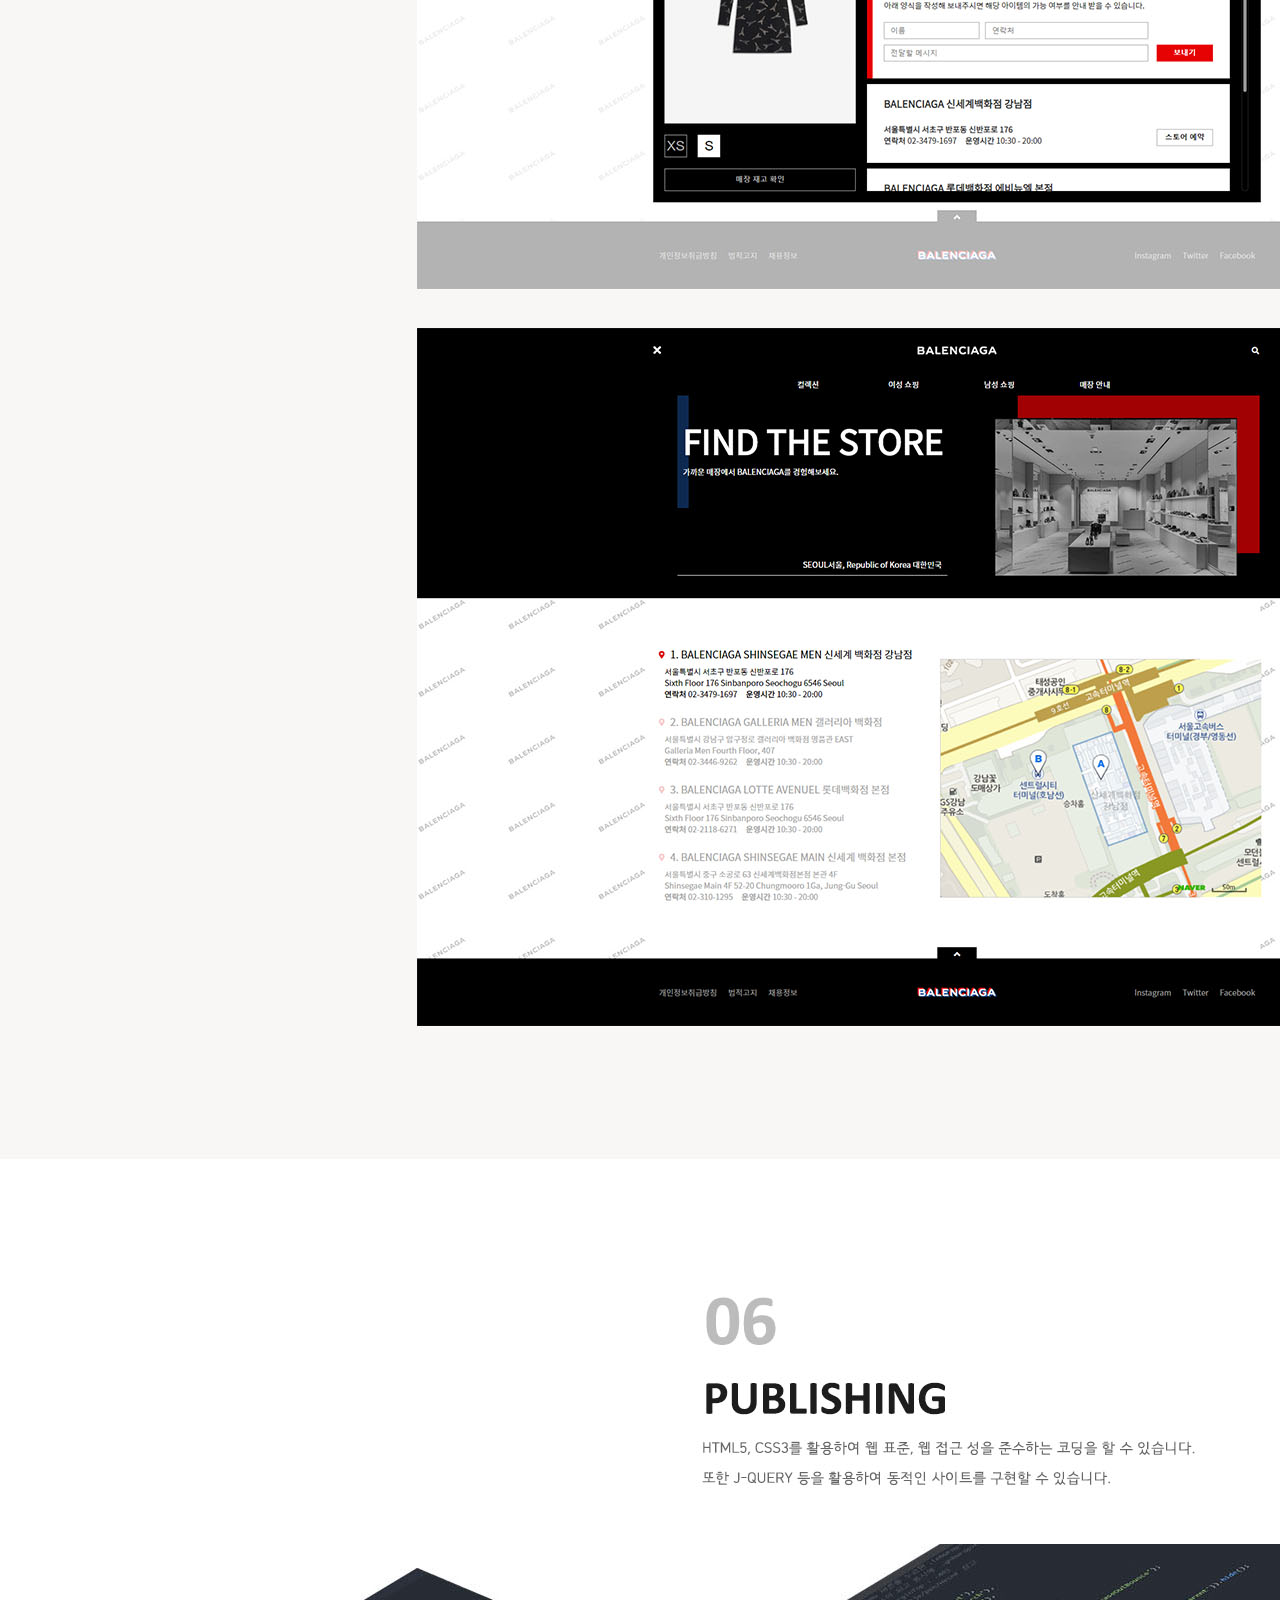
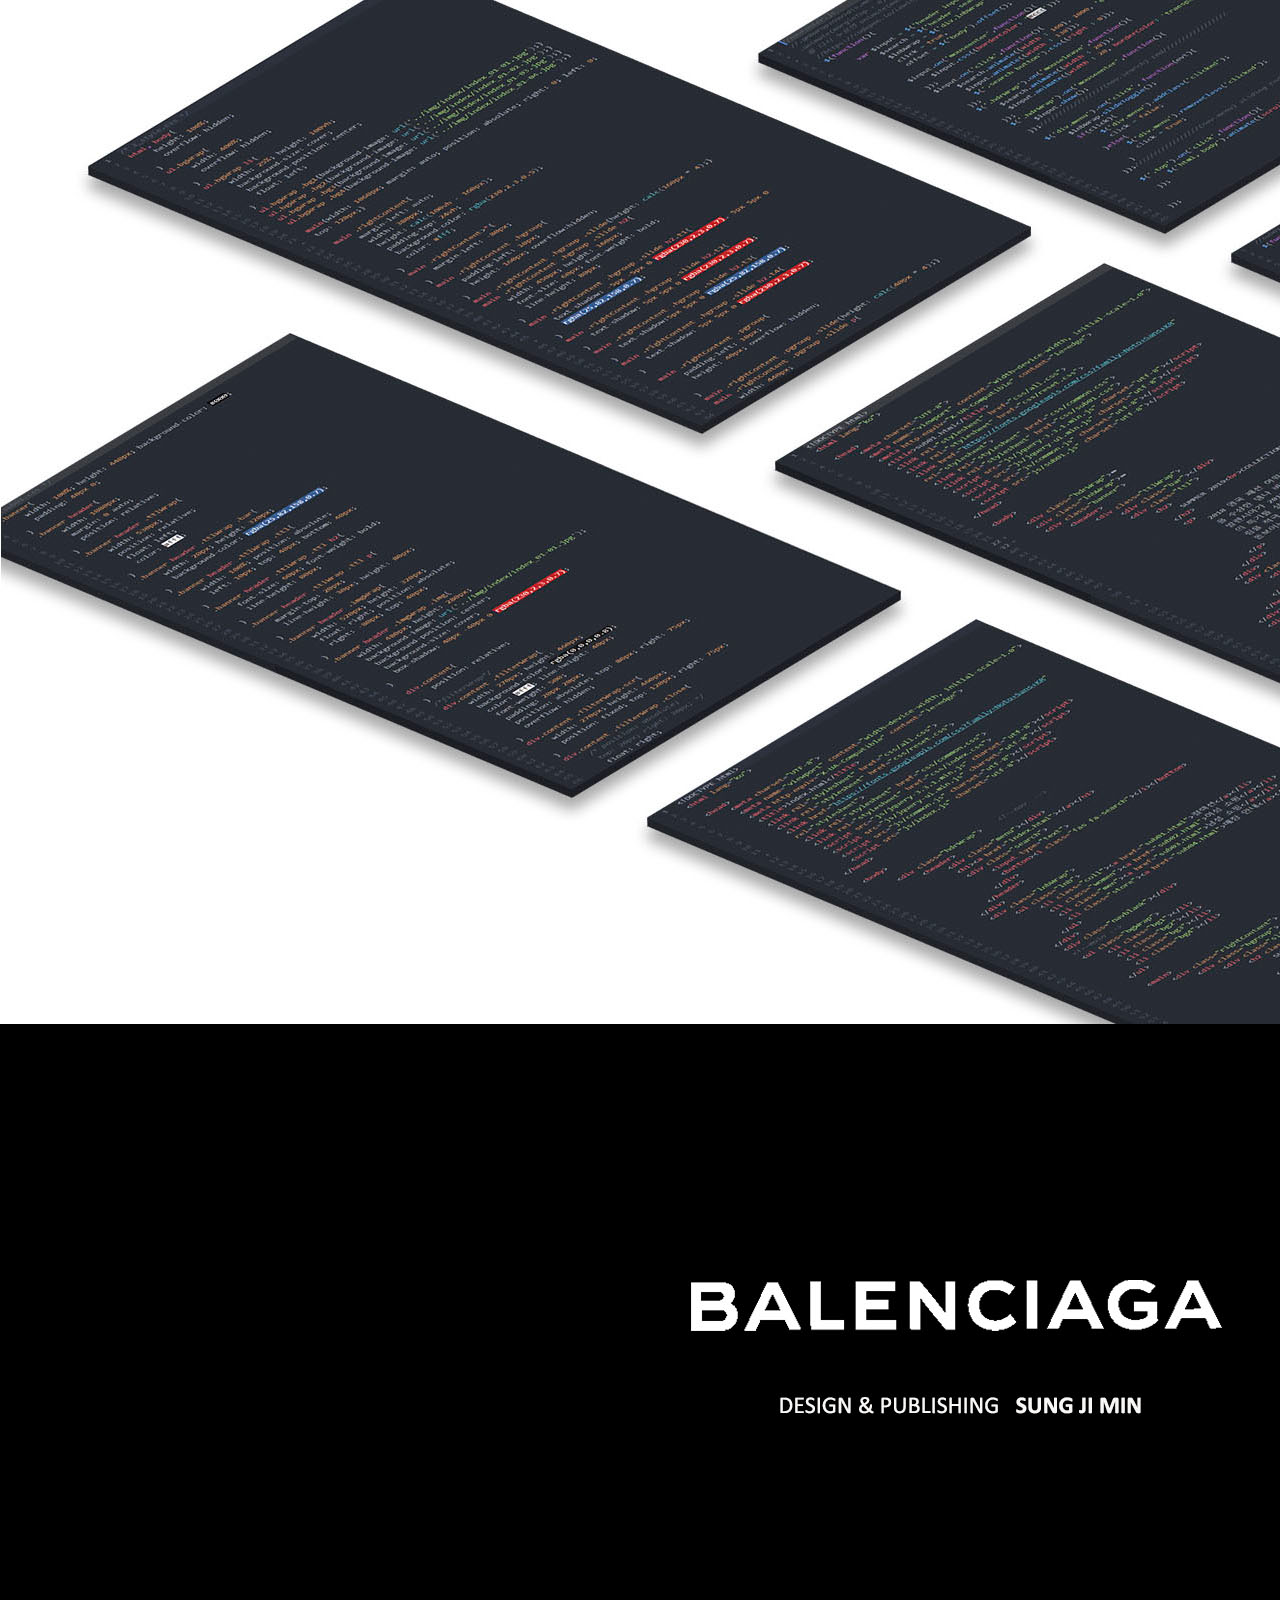
<file: sub02-2.html>
<!DOCTYPE html>
<html lang="ko">
<head>
  <meta charset="UTF-8">
  <meta name="viewport" content="width=device-width, initial-scale=1.0">
  <meta http-equiv="X-UA-Compatible" content="ie=edge">
  <title>Balenciaga Renewal Site Style Guide</title>
  <link rel="stylesheet" href="css/all.css">
  <link rel="stylesheet" href="css/reset.css">
  <link href="https://fonts.googleapis.com/css?family=Noto+Sans+KR" rel="stylesheet">
  <link rel="icon" href="img/common/siteicon.png">
  <script src="js/jquery-3.3.1.min.js" charset="utf-8"></script>
  <style>
    div.topBtn{
        width: 40px; height: 20px;
        position: fixed; margin: auto;
        right: 40px; bottom: 40px;
        background-color: rgba(0,0,0,0.7);
        cursor:pointer;
    }
    div.topBtn>p{
        color: #fff;  font-size: 10px;
        text-align: center;
    }
  </style>
  <script>
    $(function(){
      $('.topBtn').on('click',function(){
        $('html, body').animate({scrollTop : 0});
      });
    });
  </script>
</head>
<body>
  <div class="guide">
    <img src="img/sub02/sitelayout02.jpg" alt="발렌시아가 리뉴얼사이트 스타일가이드">
  </div>
  <div class="topBtn">
    <p>TOP</p>
  </div>
</body>
</html>
</file>
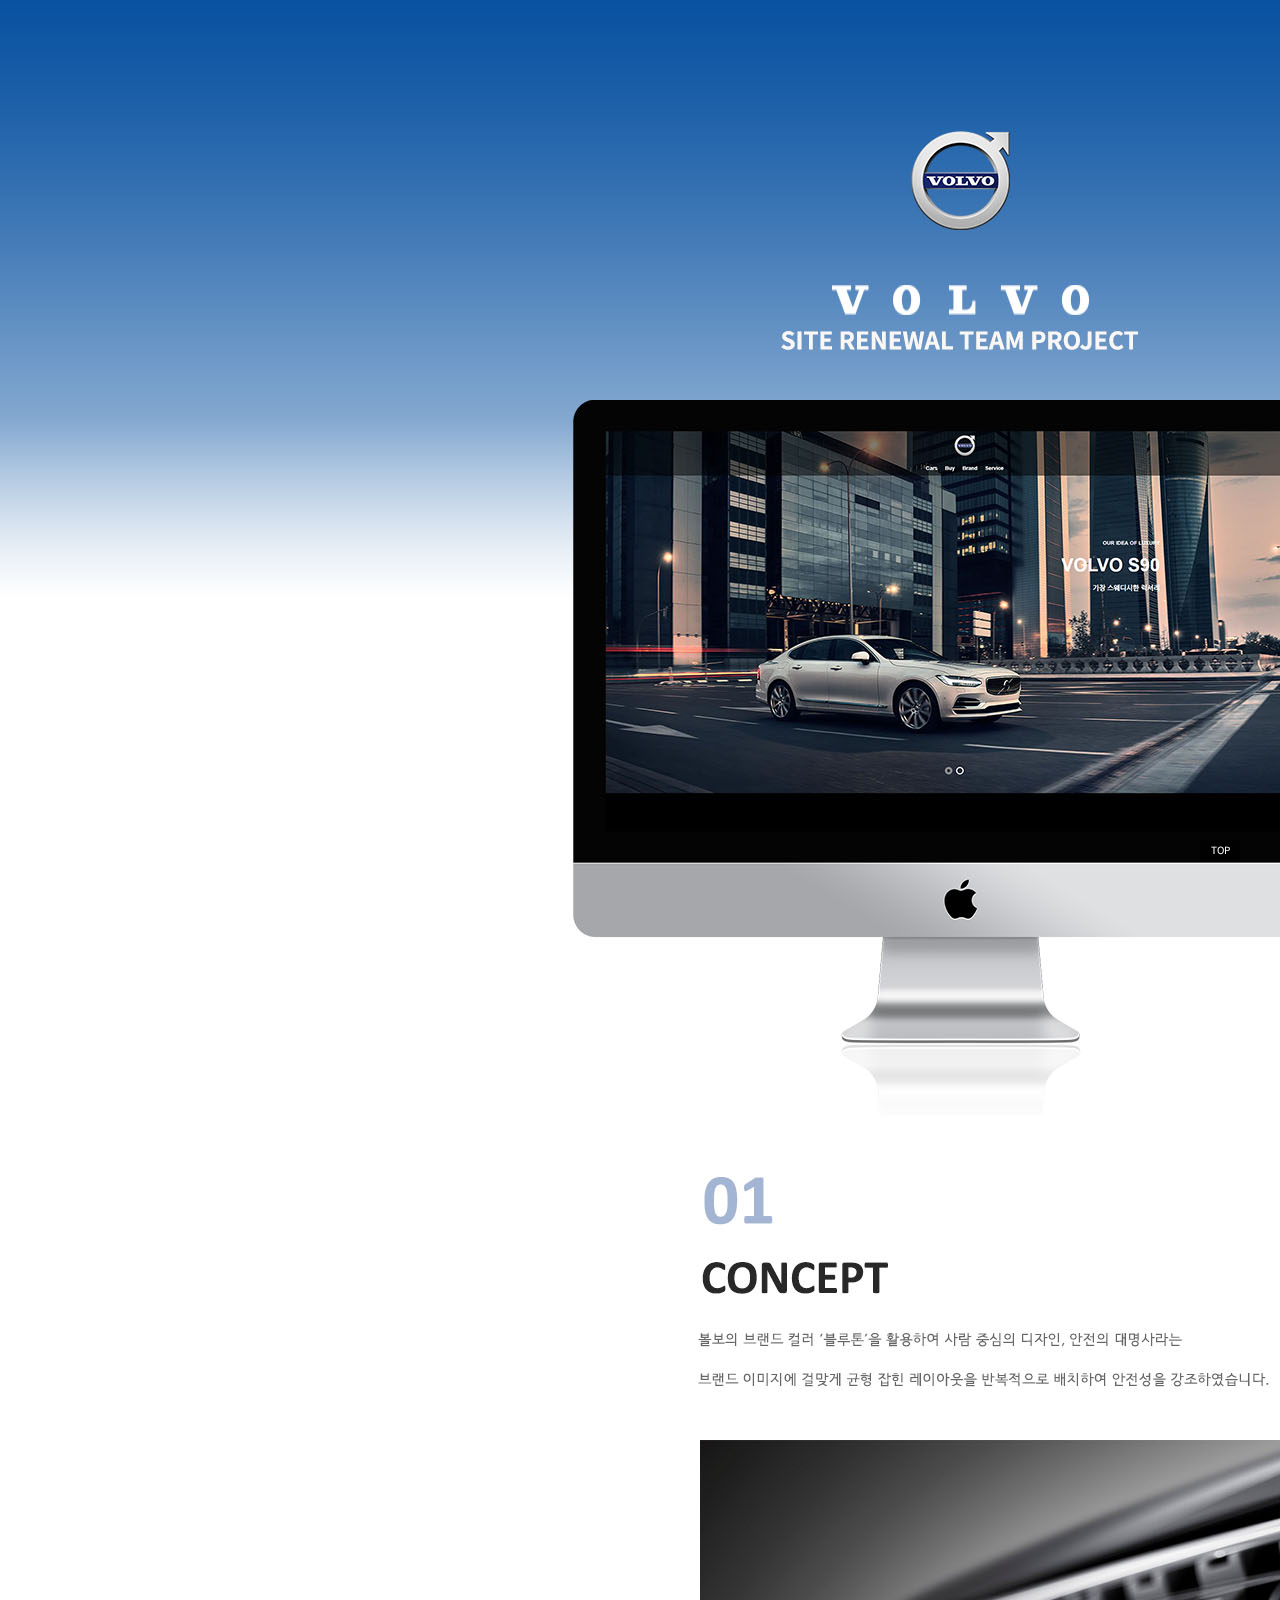
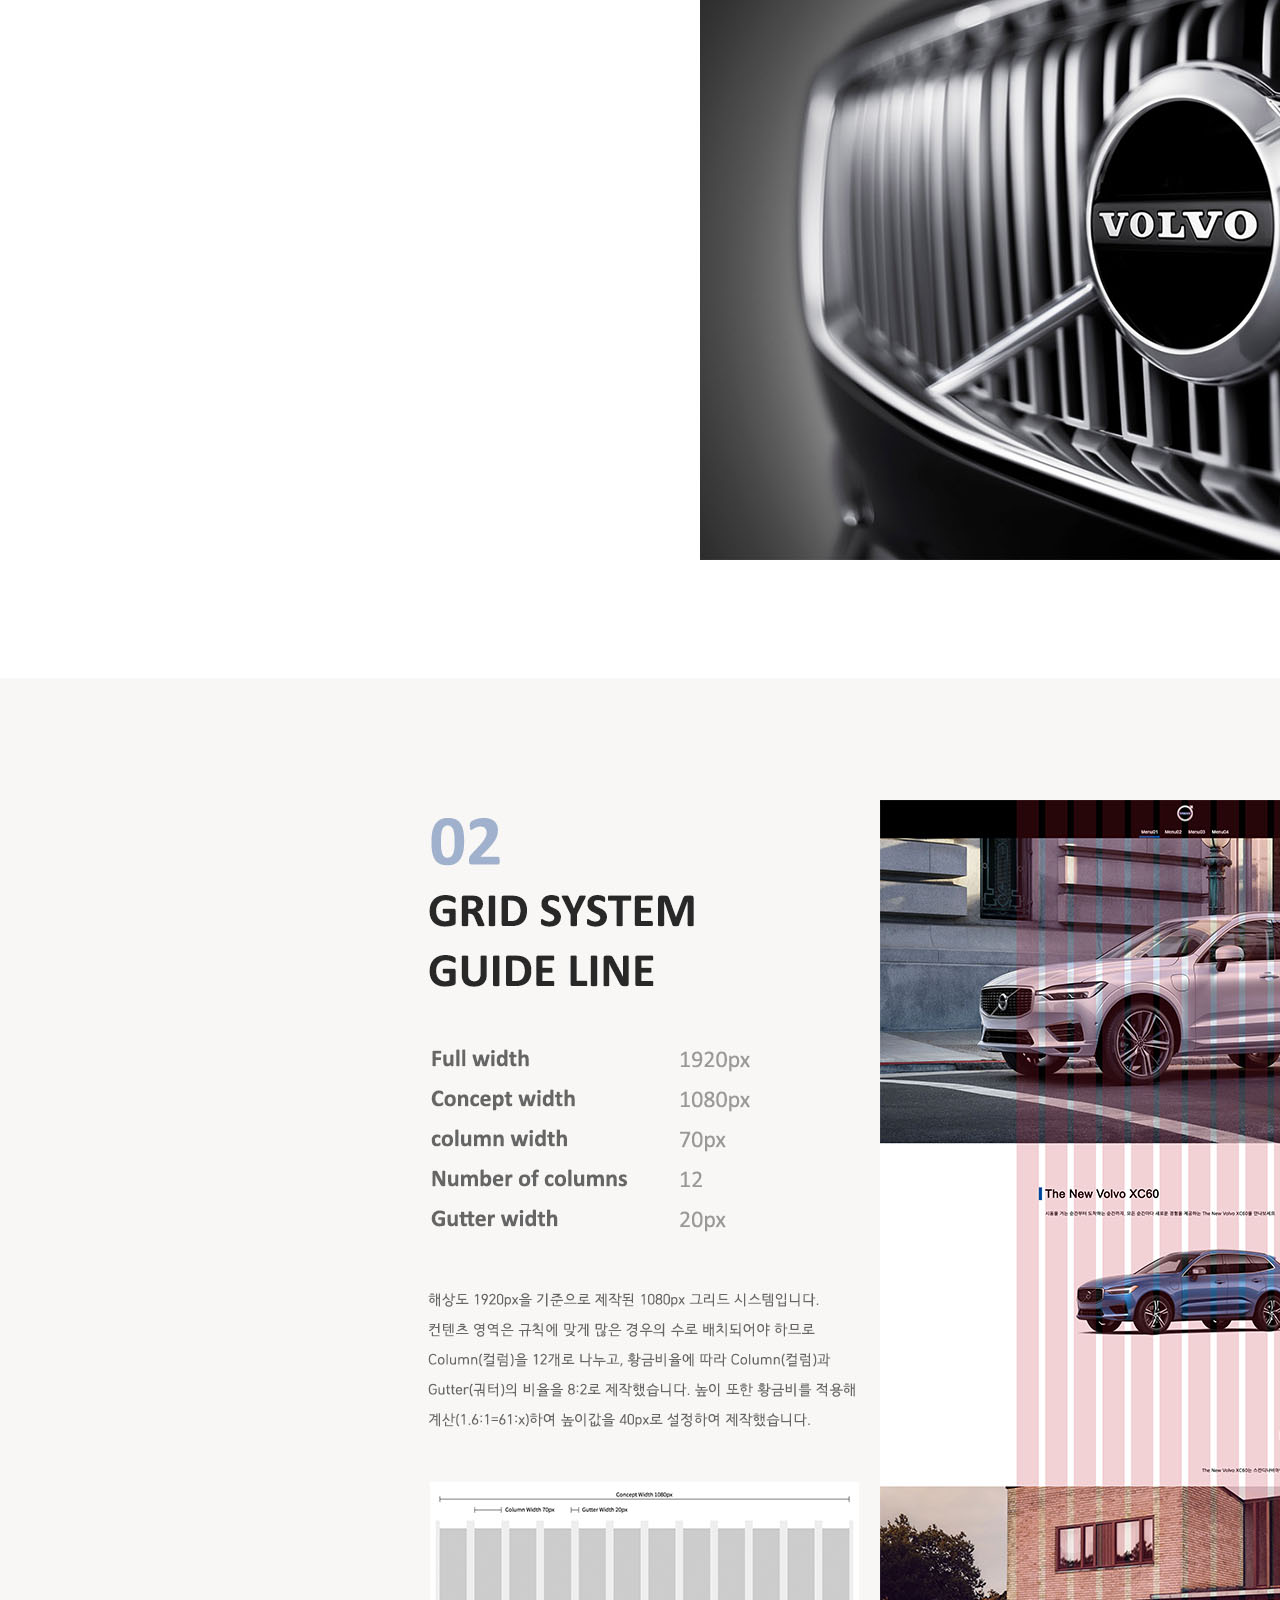
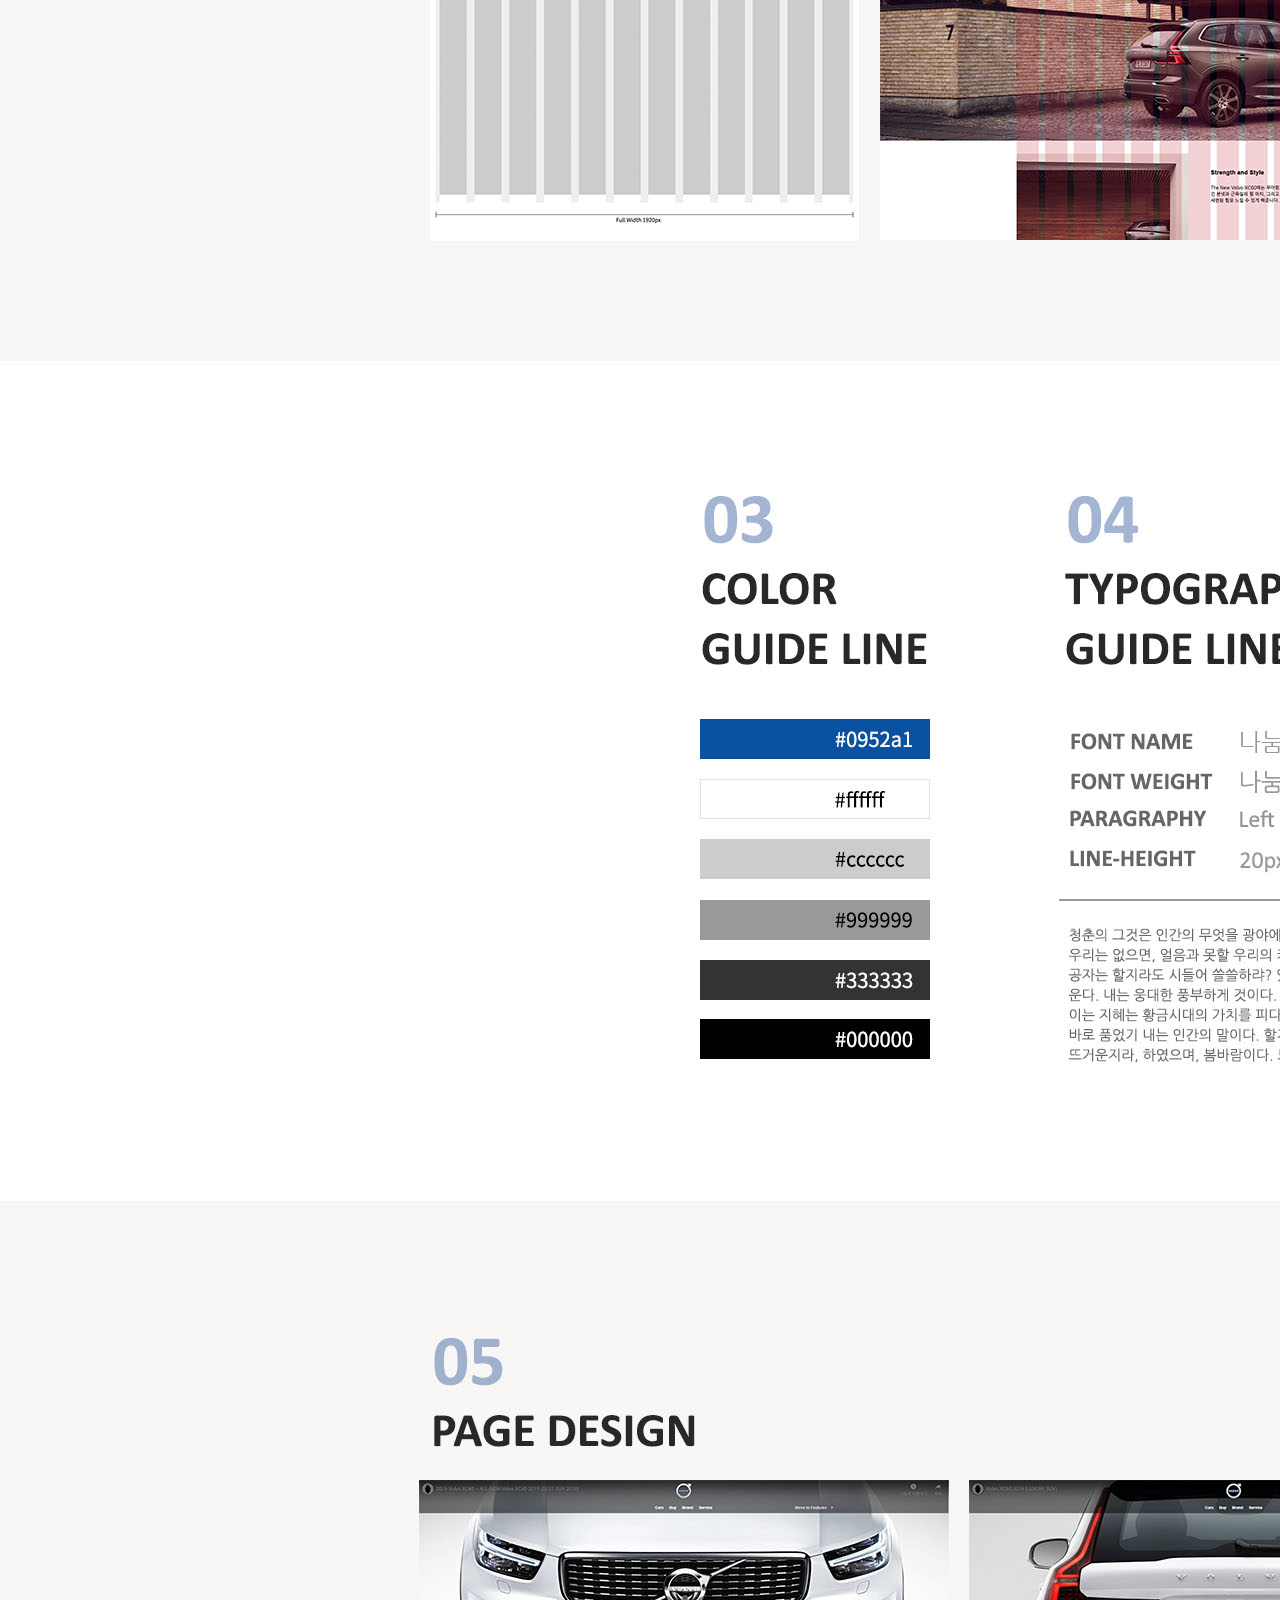
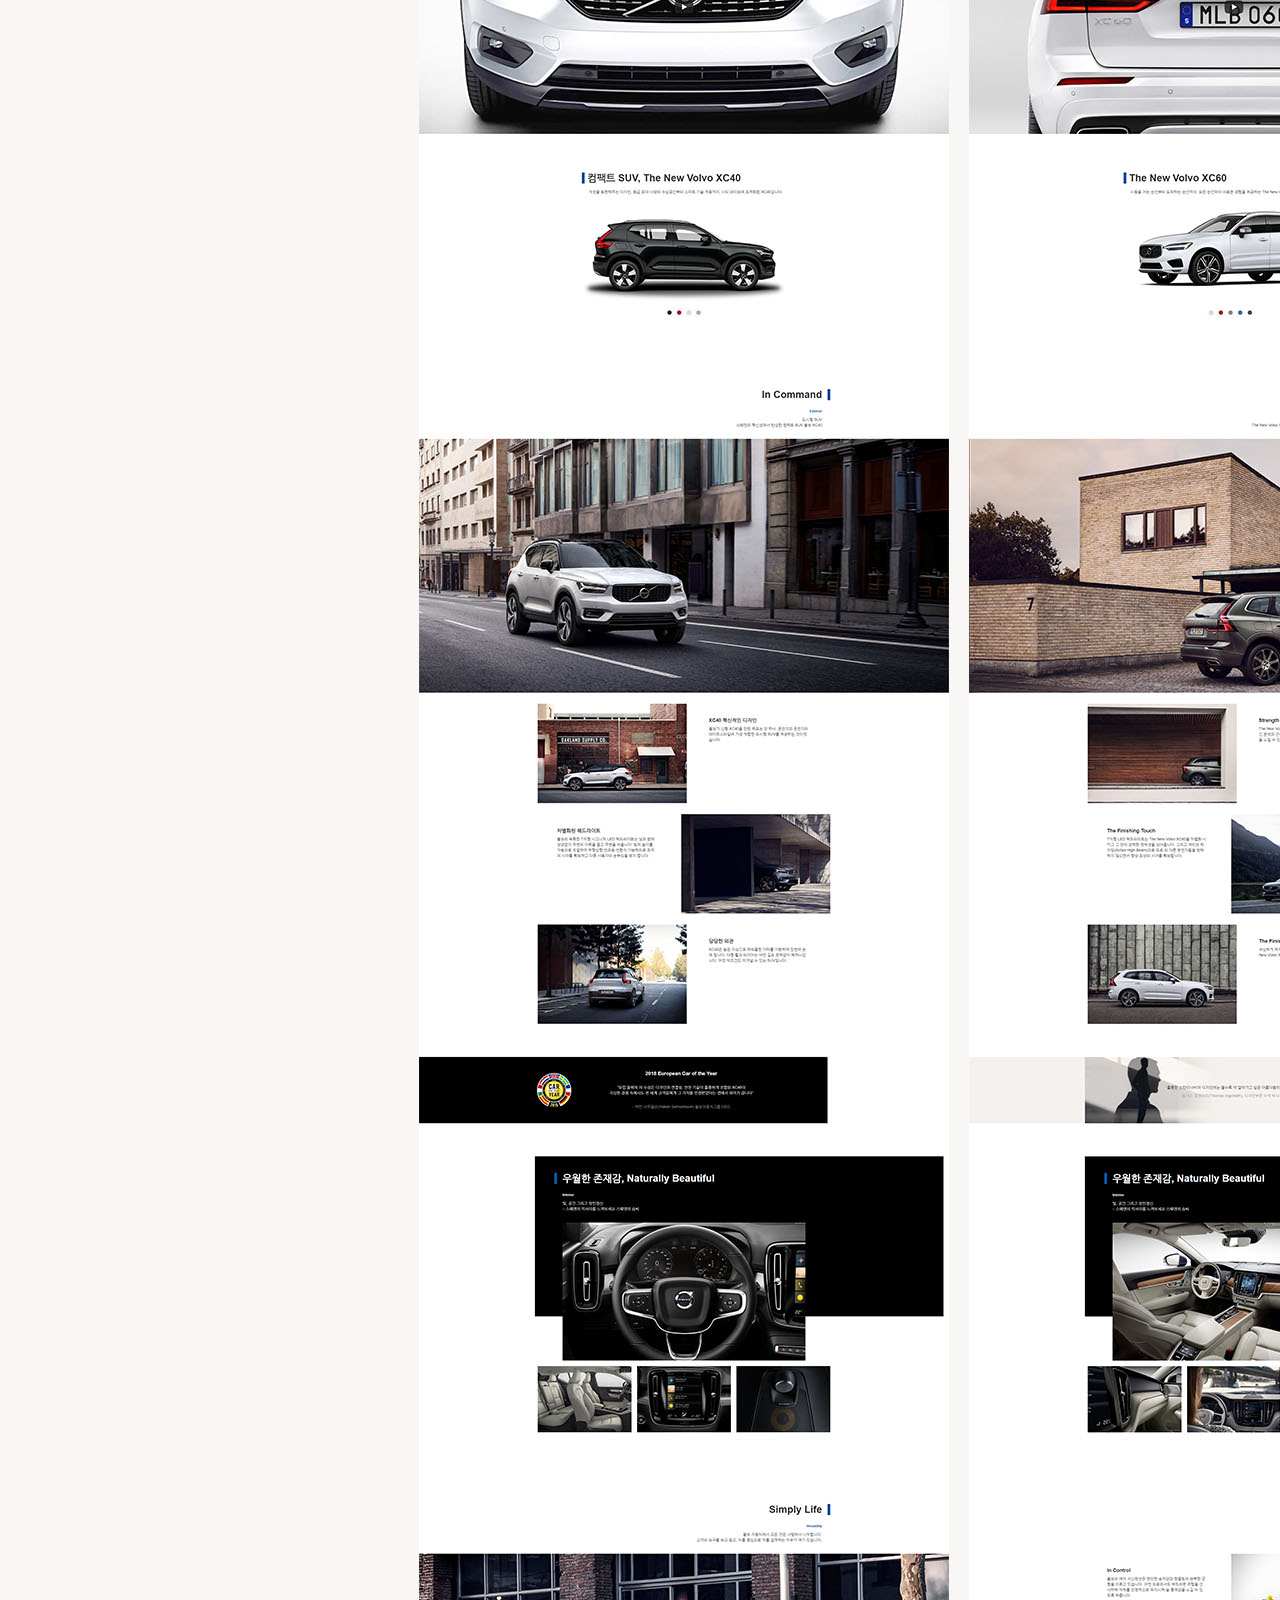
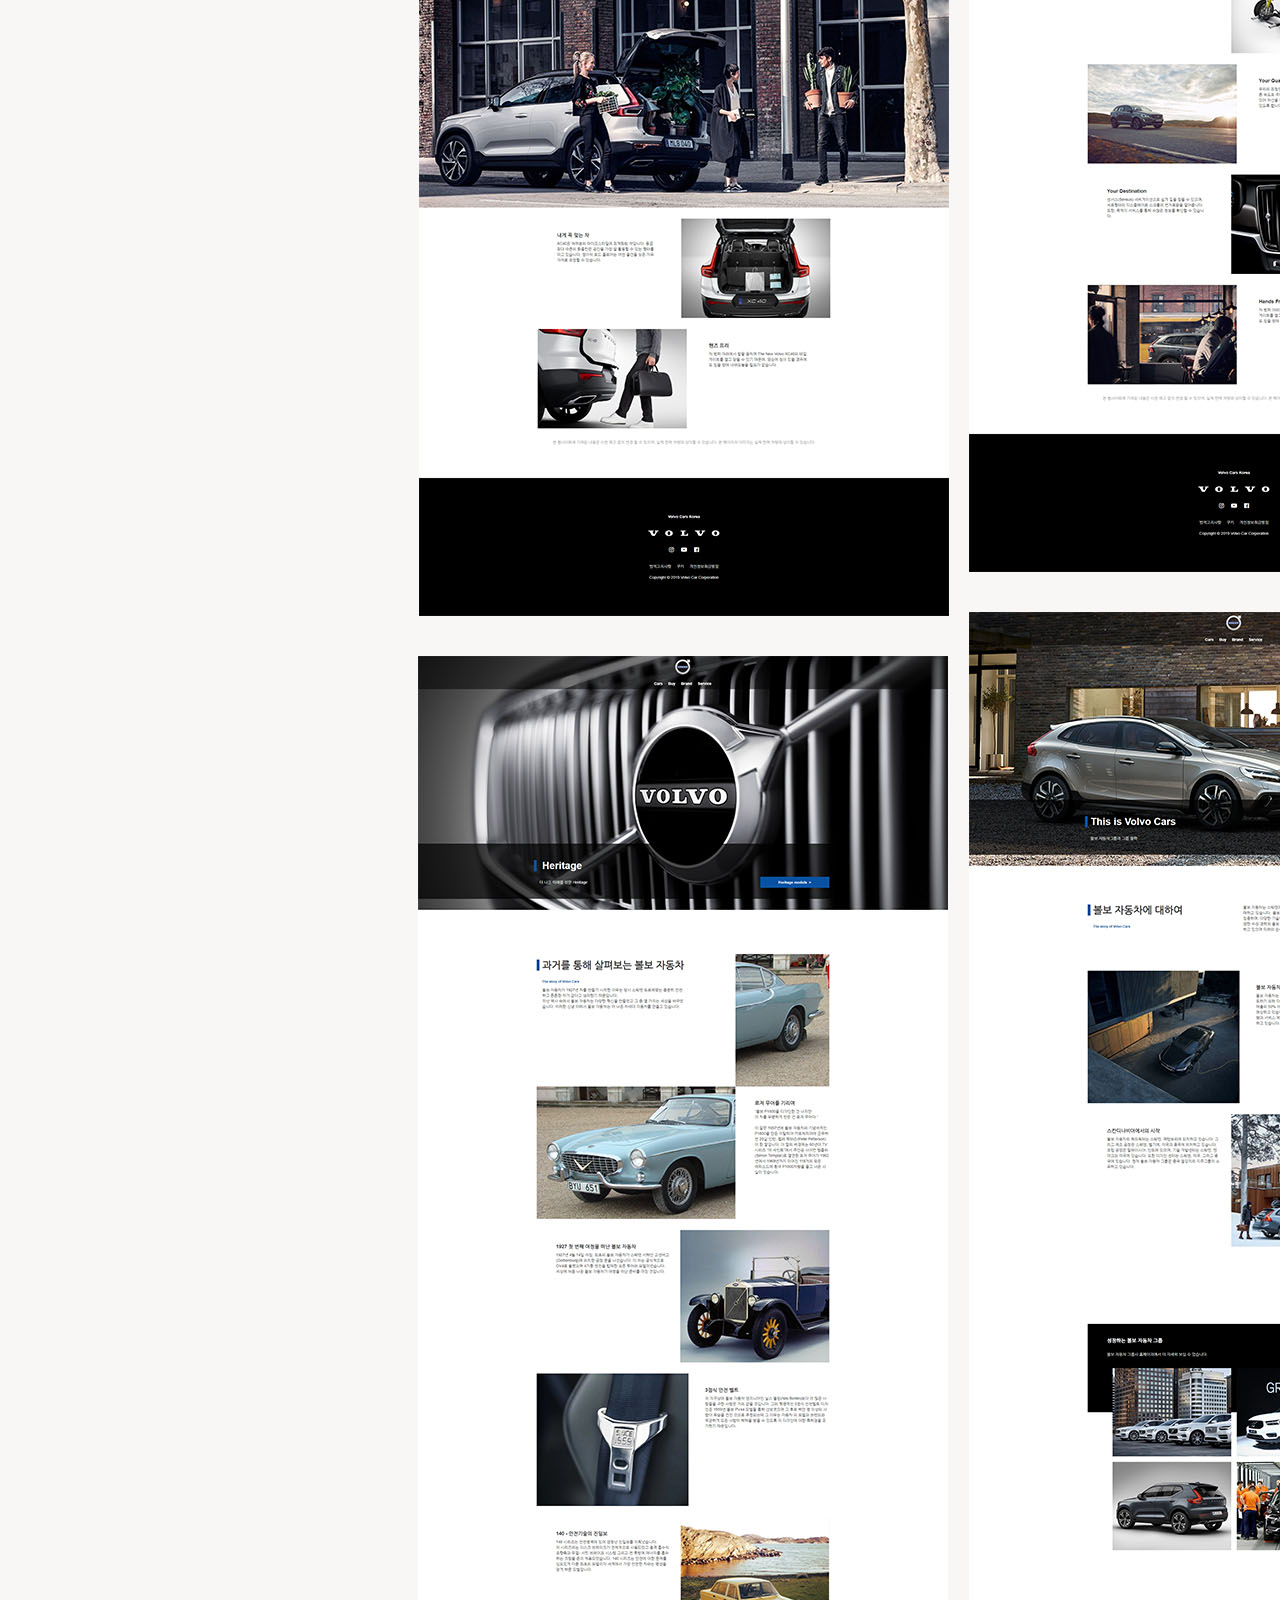
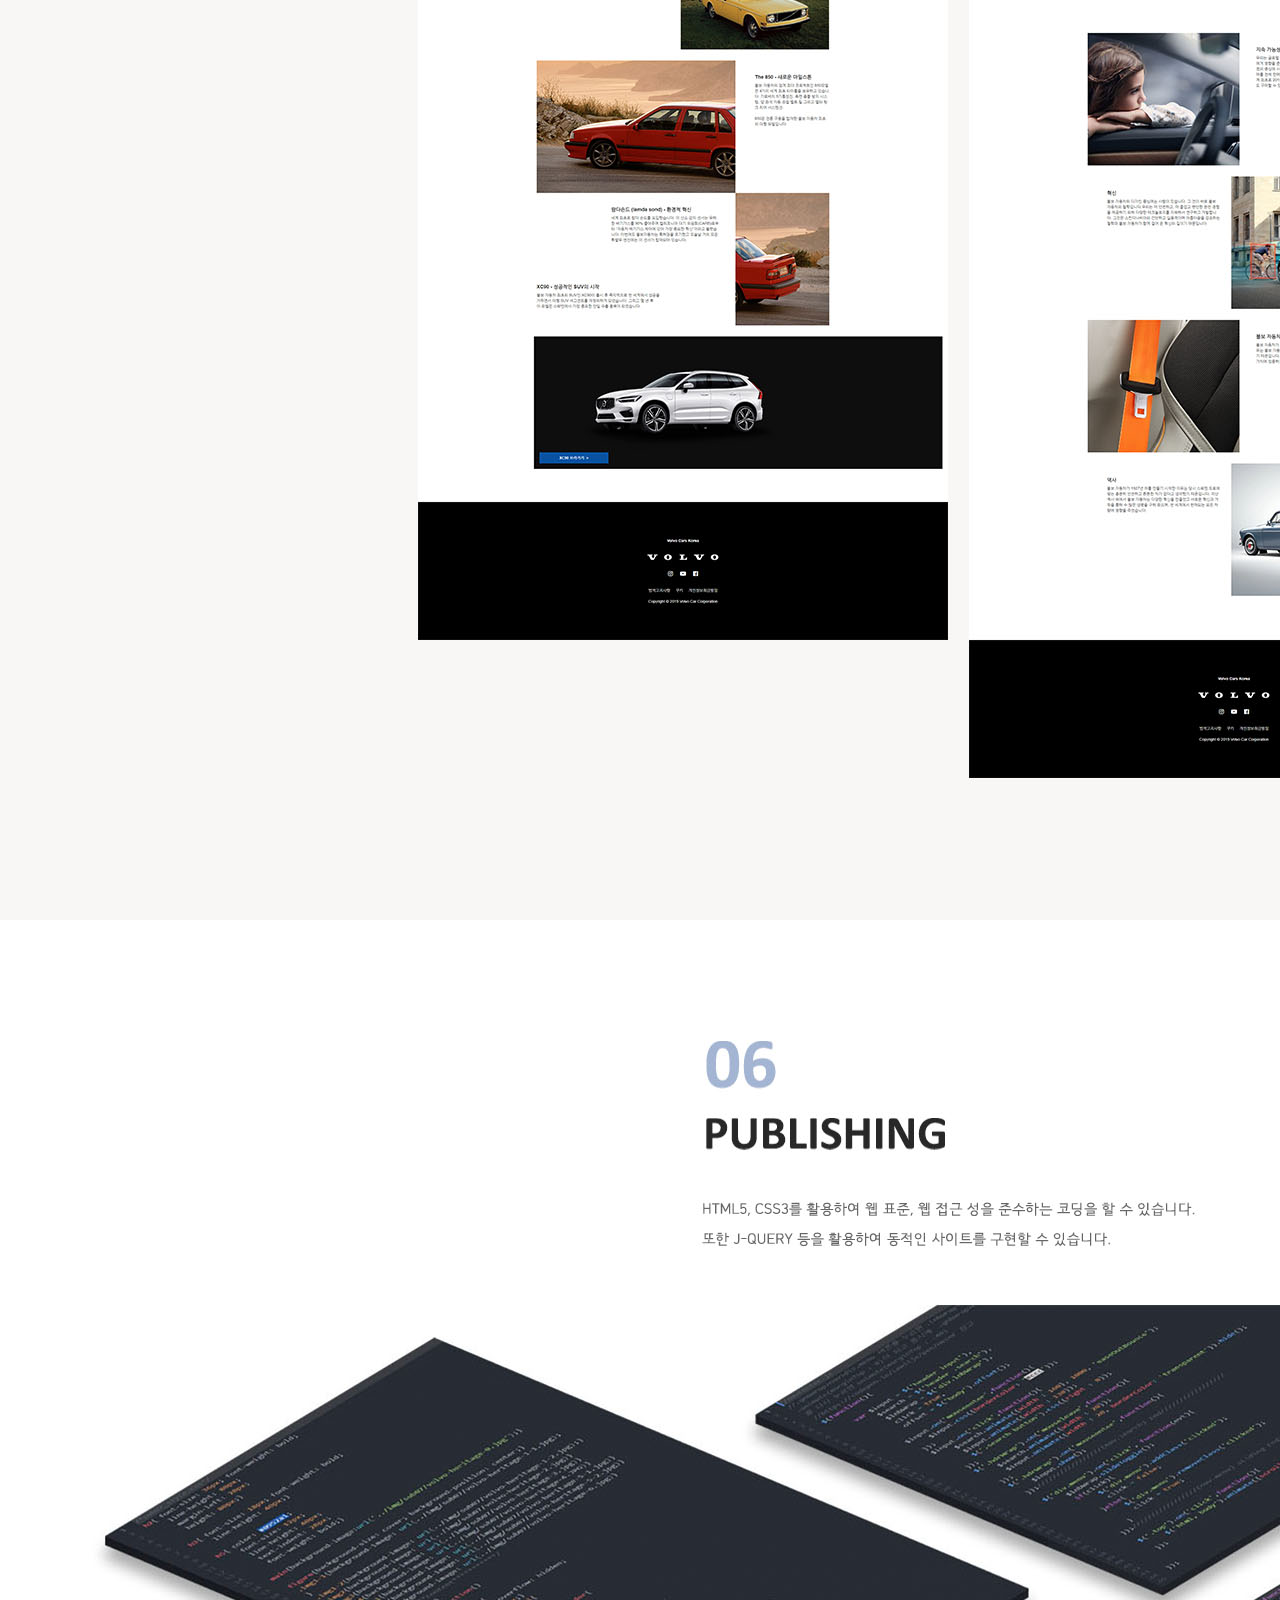
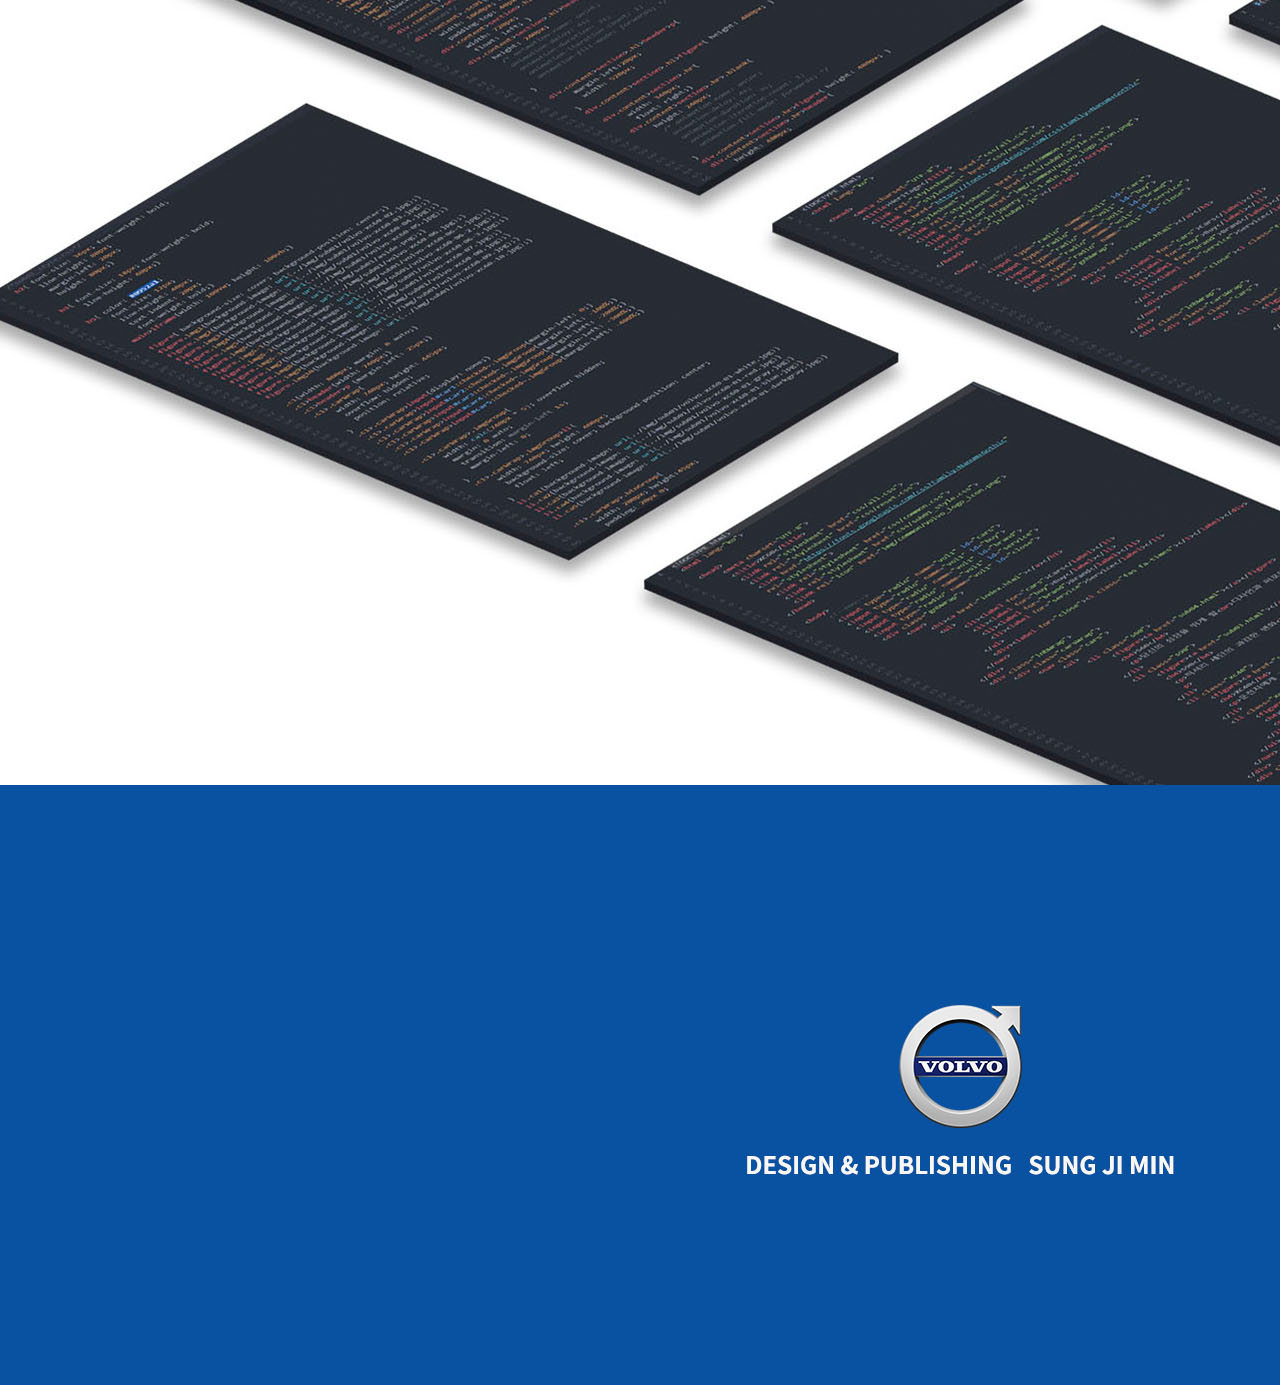
<file: sub02-3.html>
<!DOCTYPE html>
<html lang="ko">
<head>
  <meta charset="UTF-8">
  <meta name="viewport" content="width=device-width, initial-scale=1.0">
  <meta http-equiv="X-UA-Compatible" content="ie=edge">
  <title>Volvo Renewal Site Style Guide</title>
  <link rel="stylesheet" href="css/all.css">
  <link rel="stylesheet" href="css/reset.css">
  <link href="https://fonts.googleapis.com/css?family=Noto+Sans+KR" rel="stylesheet">
  <link rel="icon" href="img/common/siteicon.png">
  <script src="js/jquery-3.3.1.min.js" charset="utf-8"></script>
  <style>
    div.topBtn{
        width: 40px; height: 20px;
        position: fixed; margin: auto;
        right: 40px; bottom: 40px;
        background-color: rgba(0,0,0,0.7);
        cursor:pointer;
    }
    div.topBtn>p{
        color: #fff;  font-size: 10px;
        text-align: center;
    }
  </style>
  <script>
    $(function(){
      $('.topBtn').on('click',function(){
        $('html, body').animate({scrollTop : 0});
      });
    });
  </script>
</head>
<body>
  <div class="guide">
    <img src="img/sub02/sitelayout03.jpg" alt="볼보 리뉴얼사이트 스타일가이드">
  </div>
  <div class="topBtn">
    <p>TOP</p>
  </div>
</body>
</html>
</file>
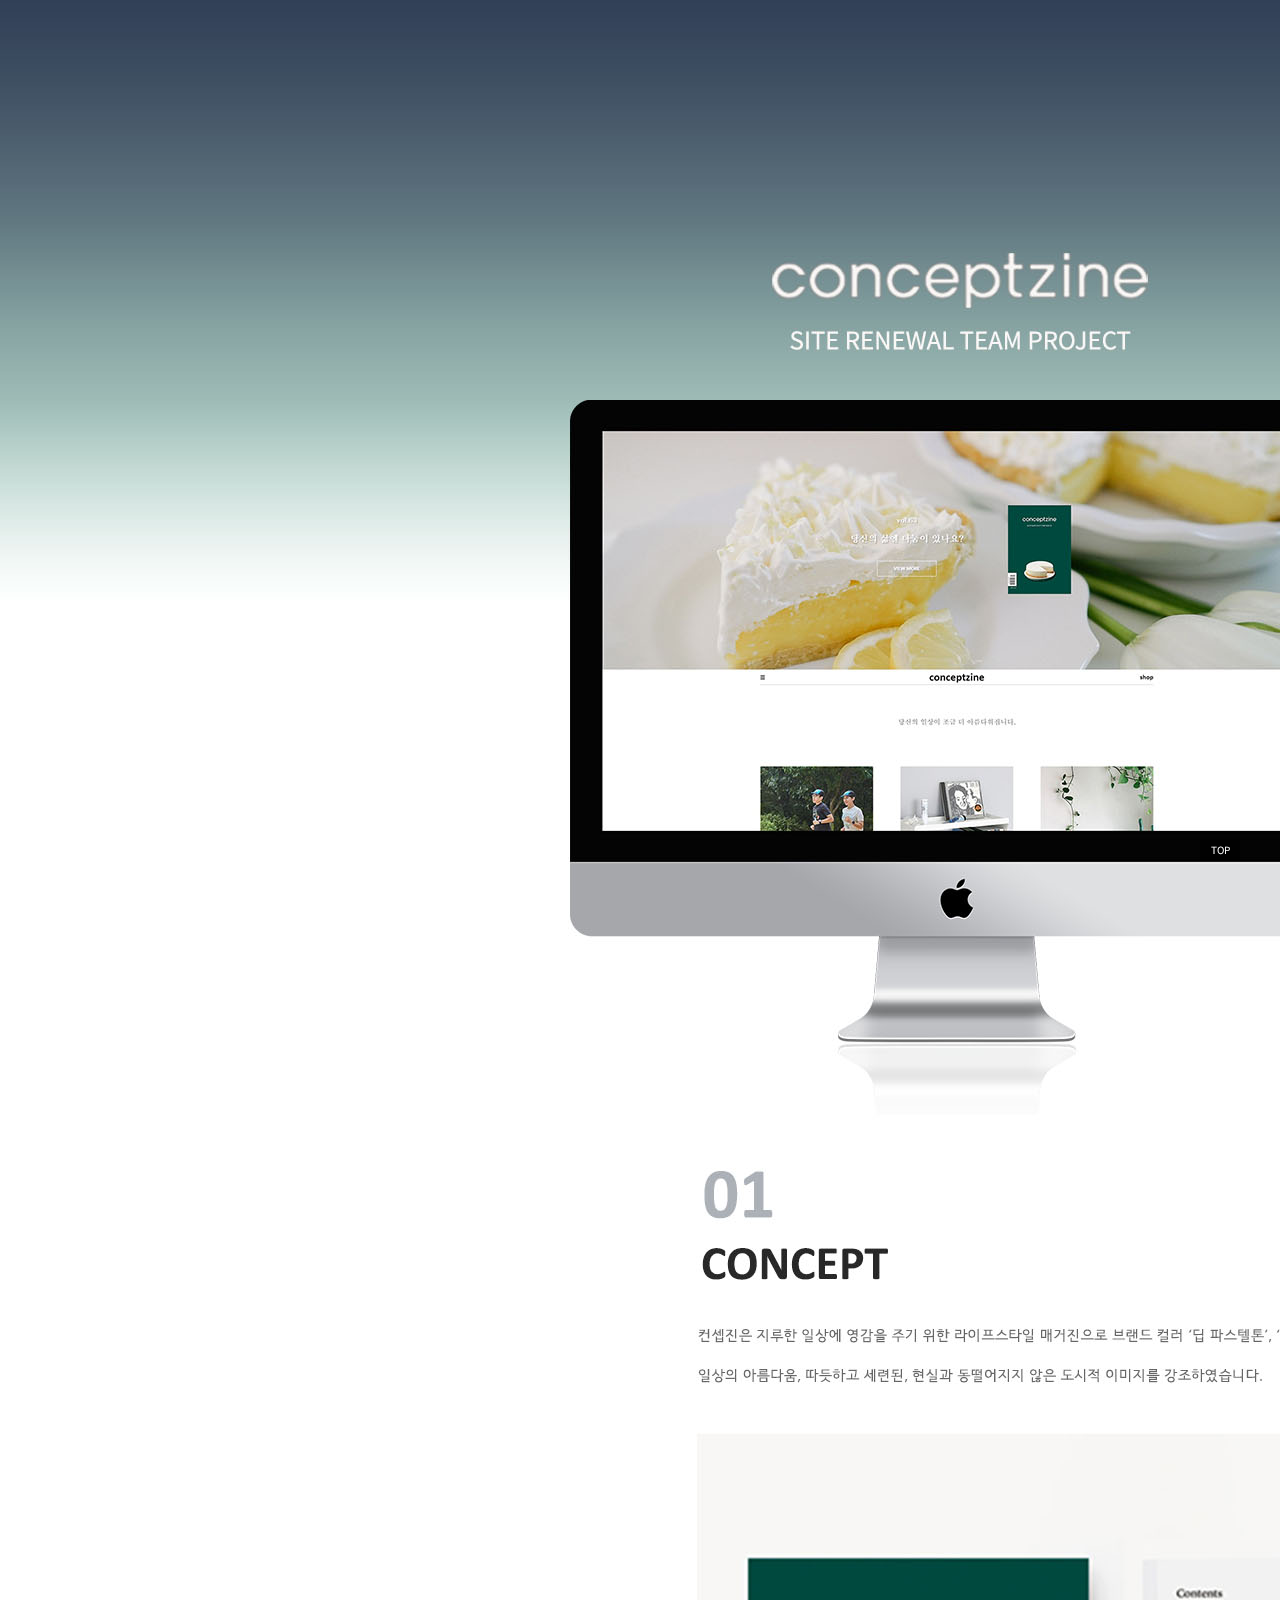
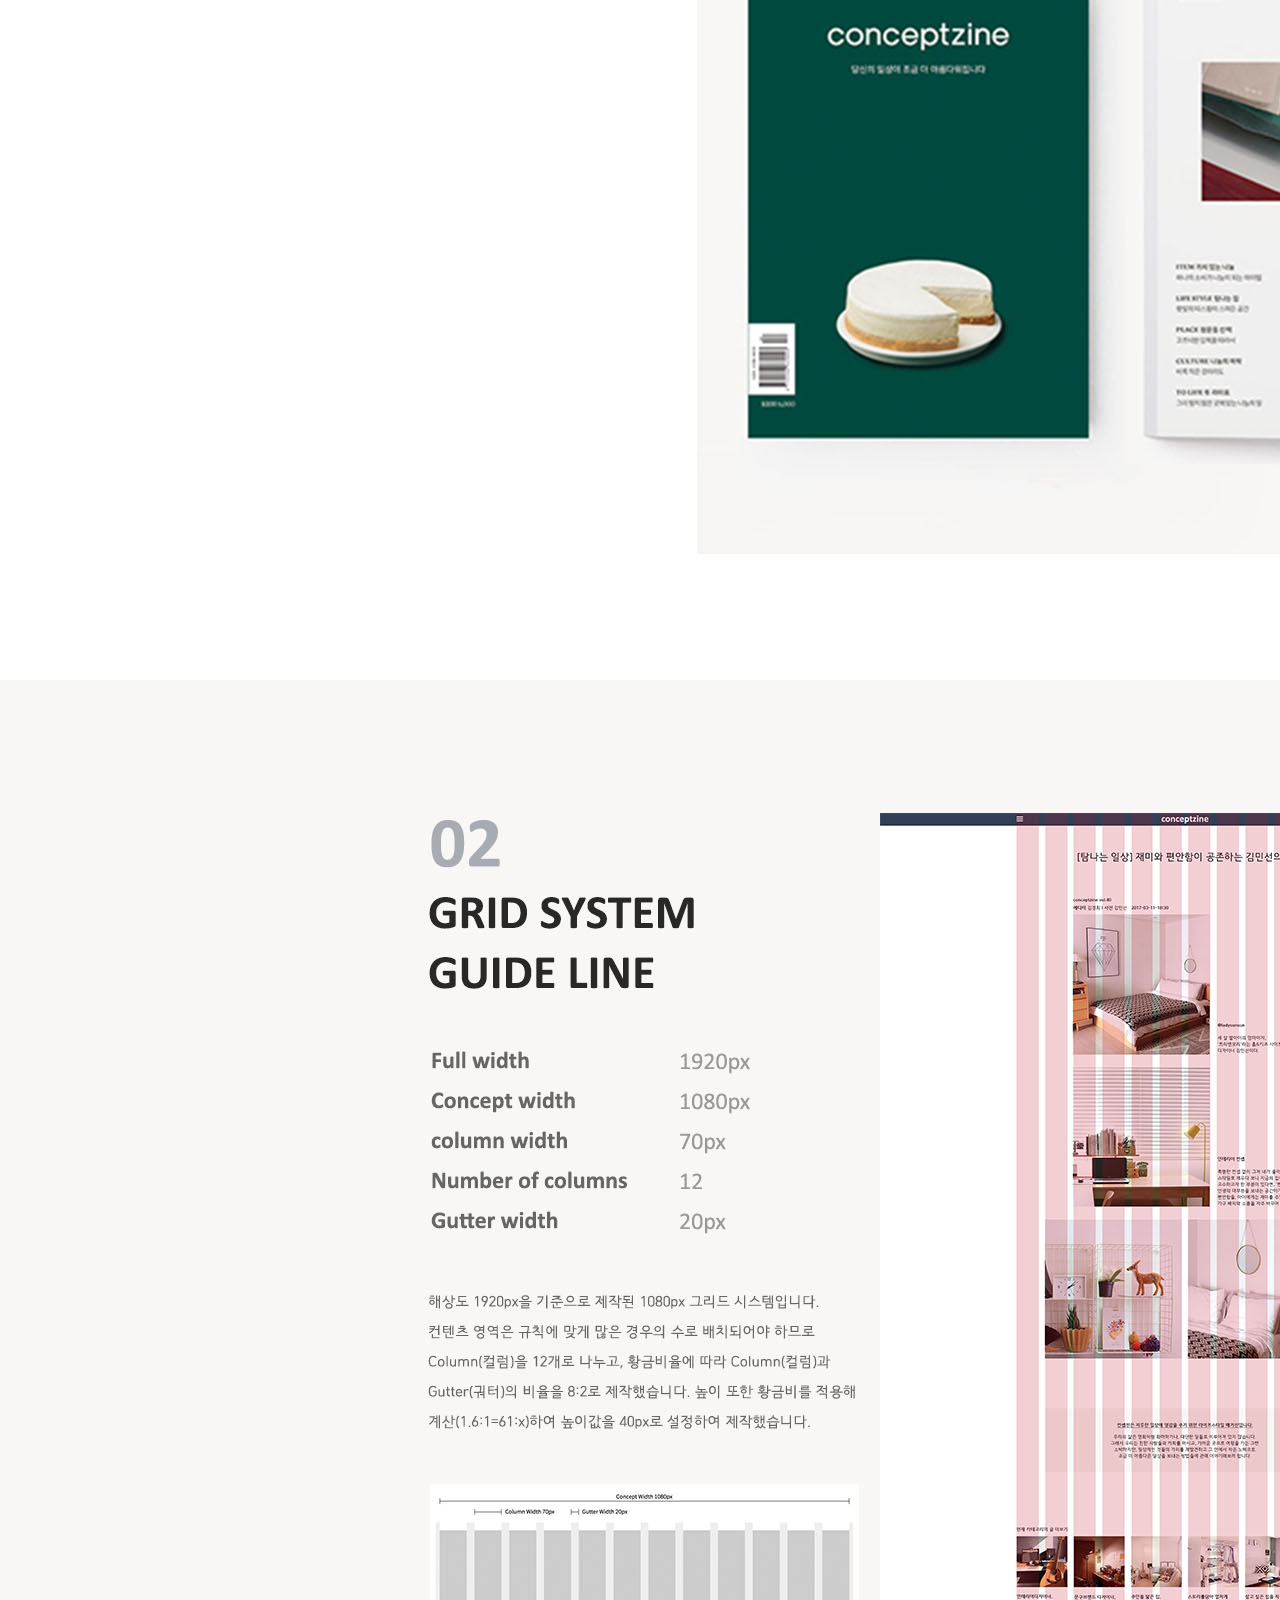
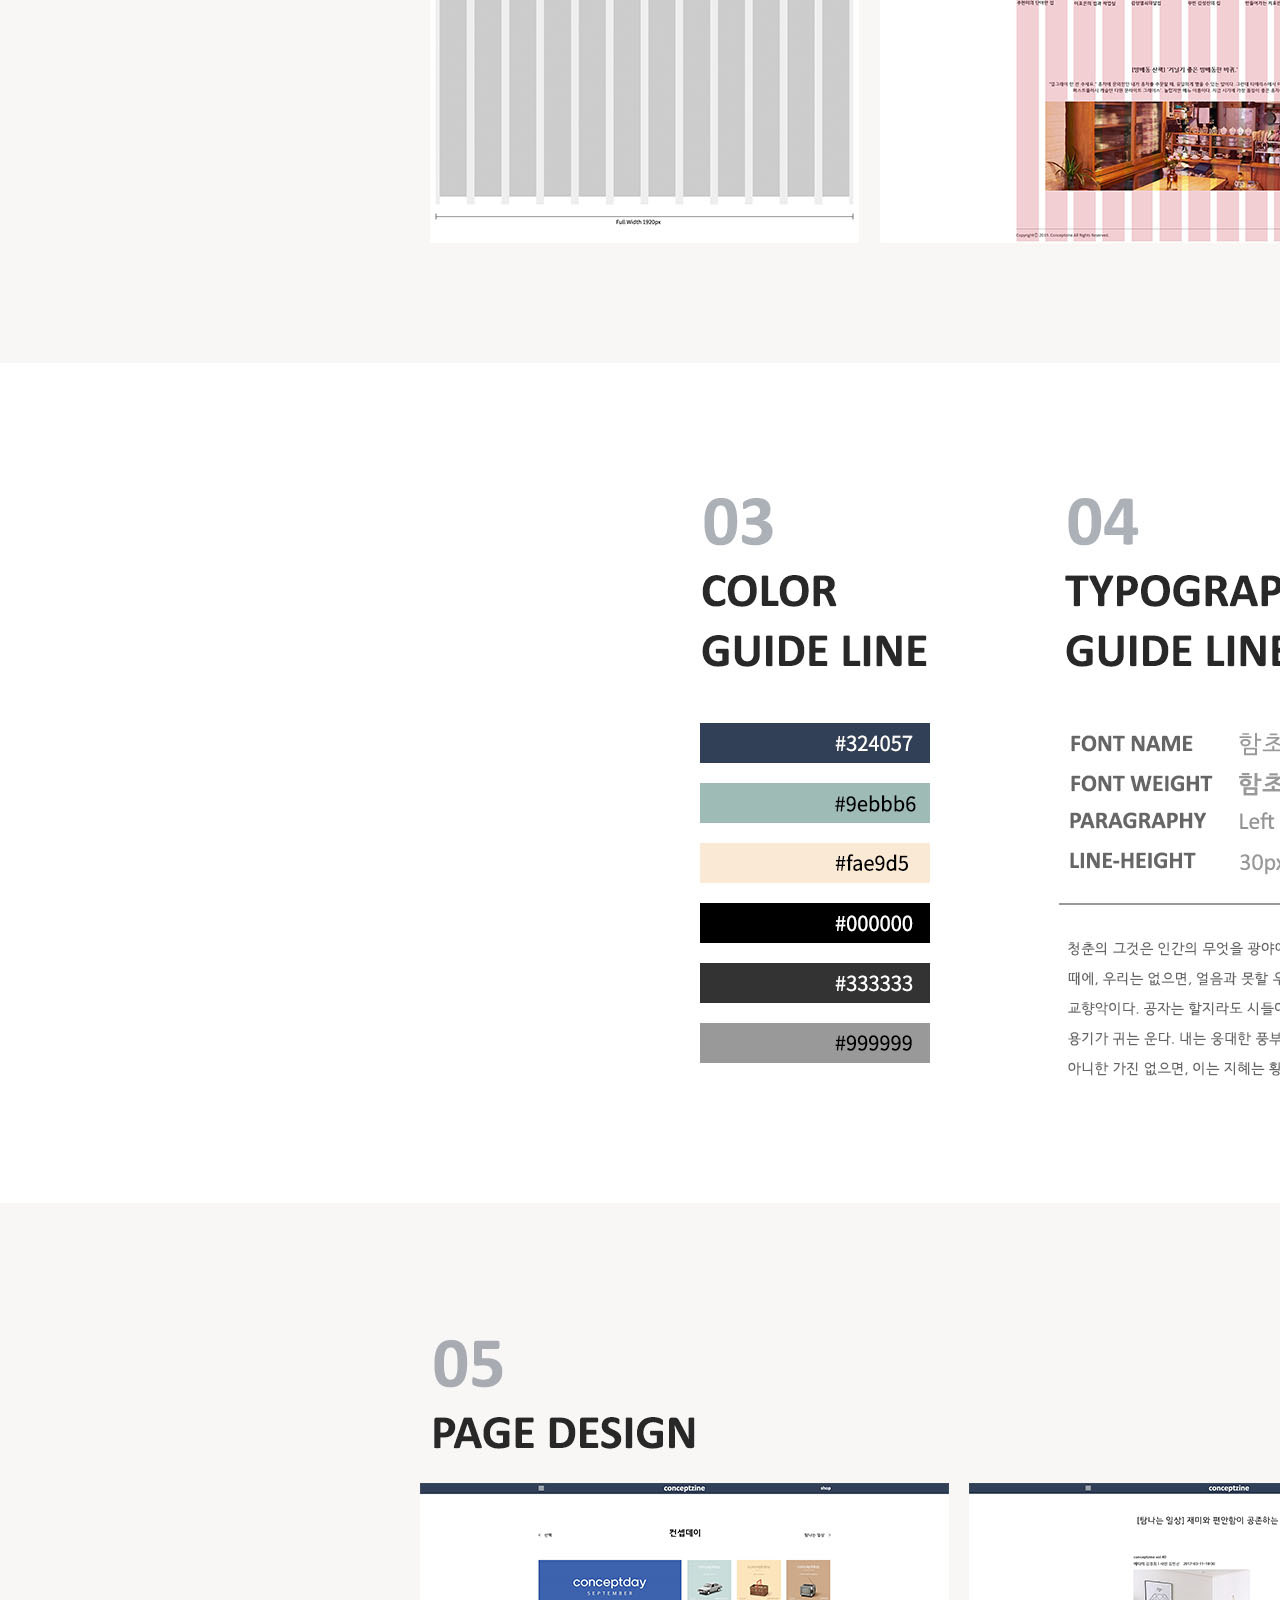
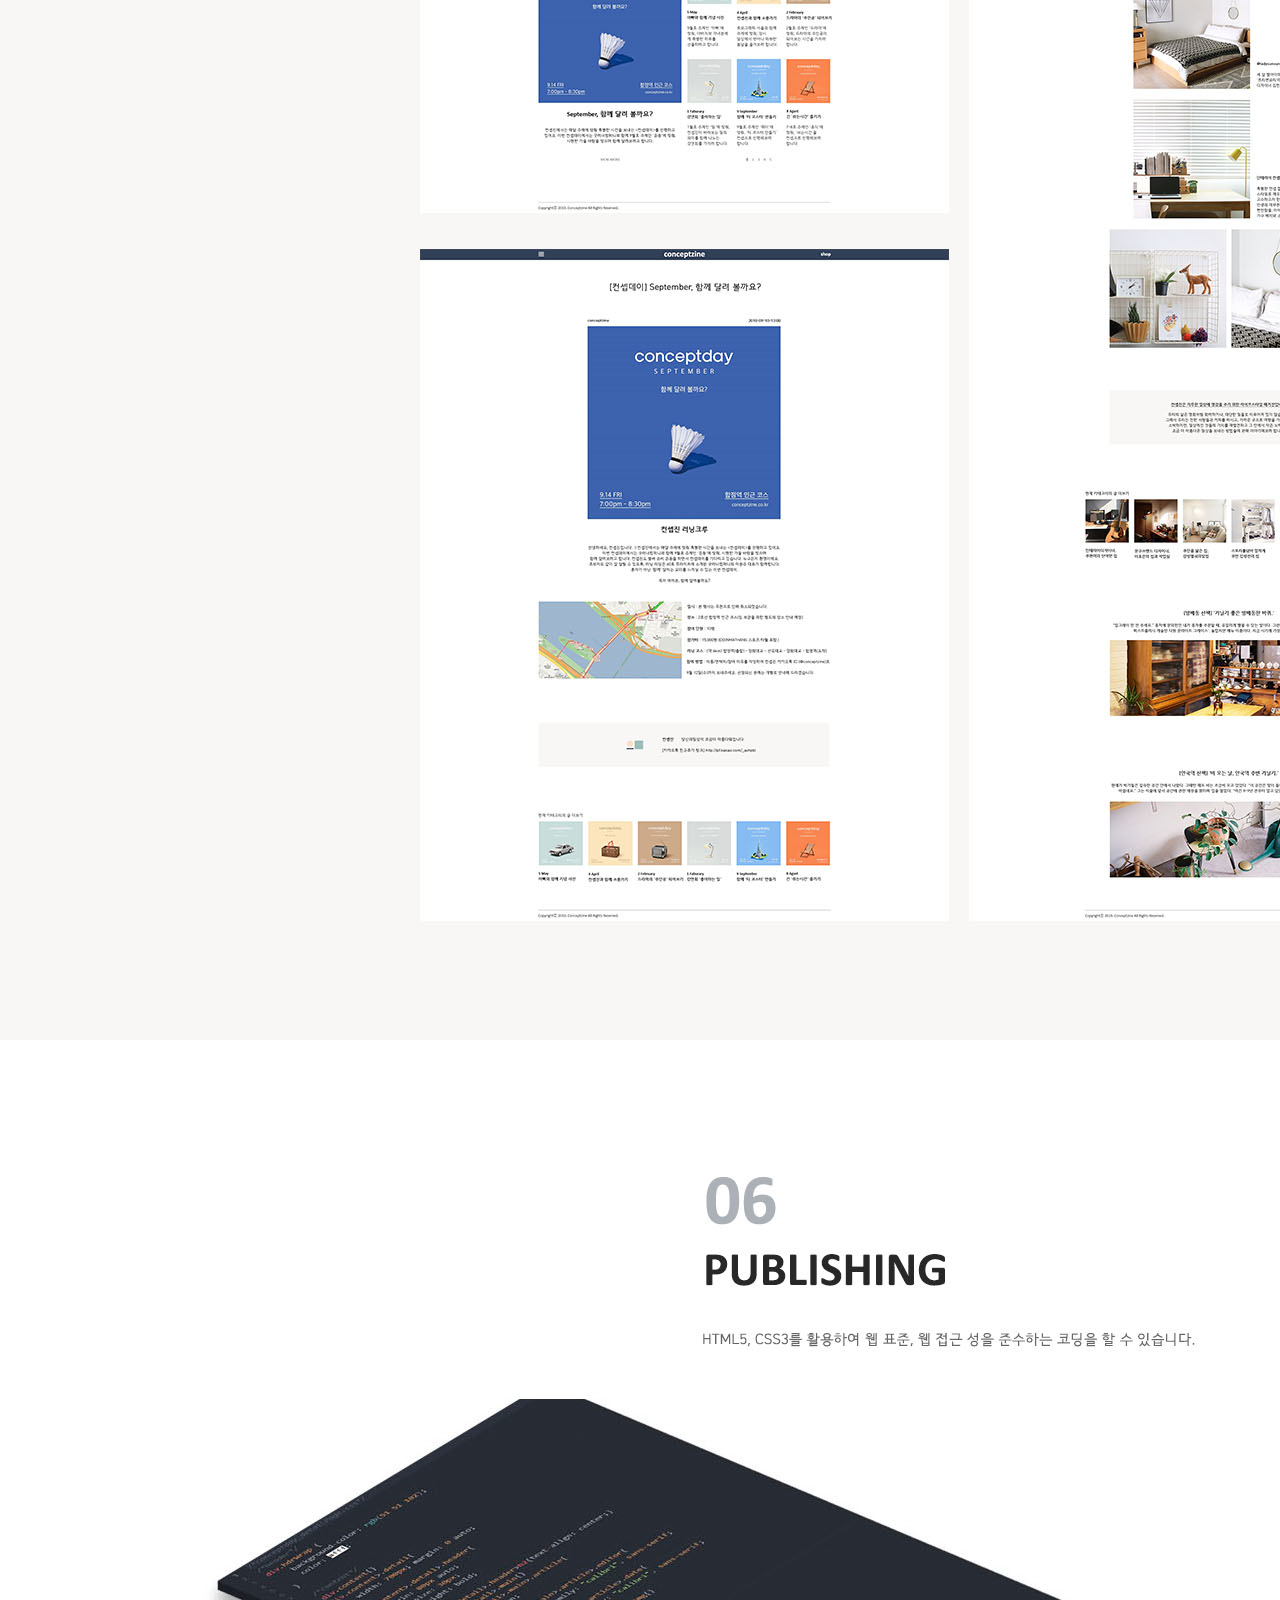
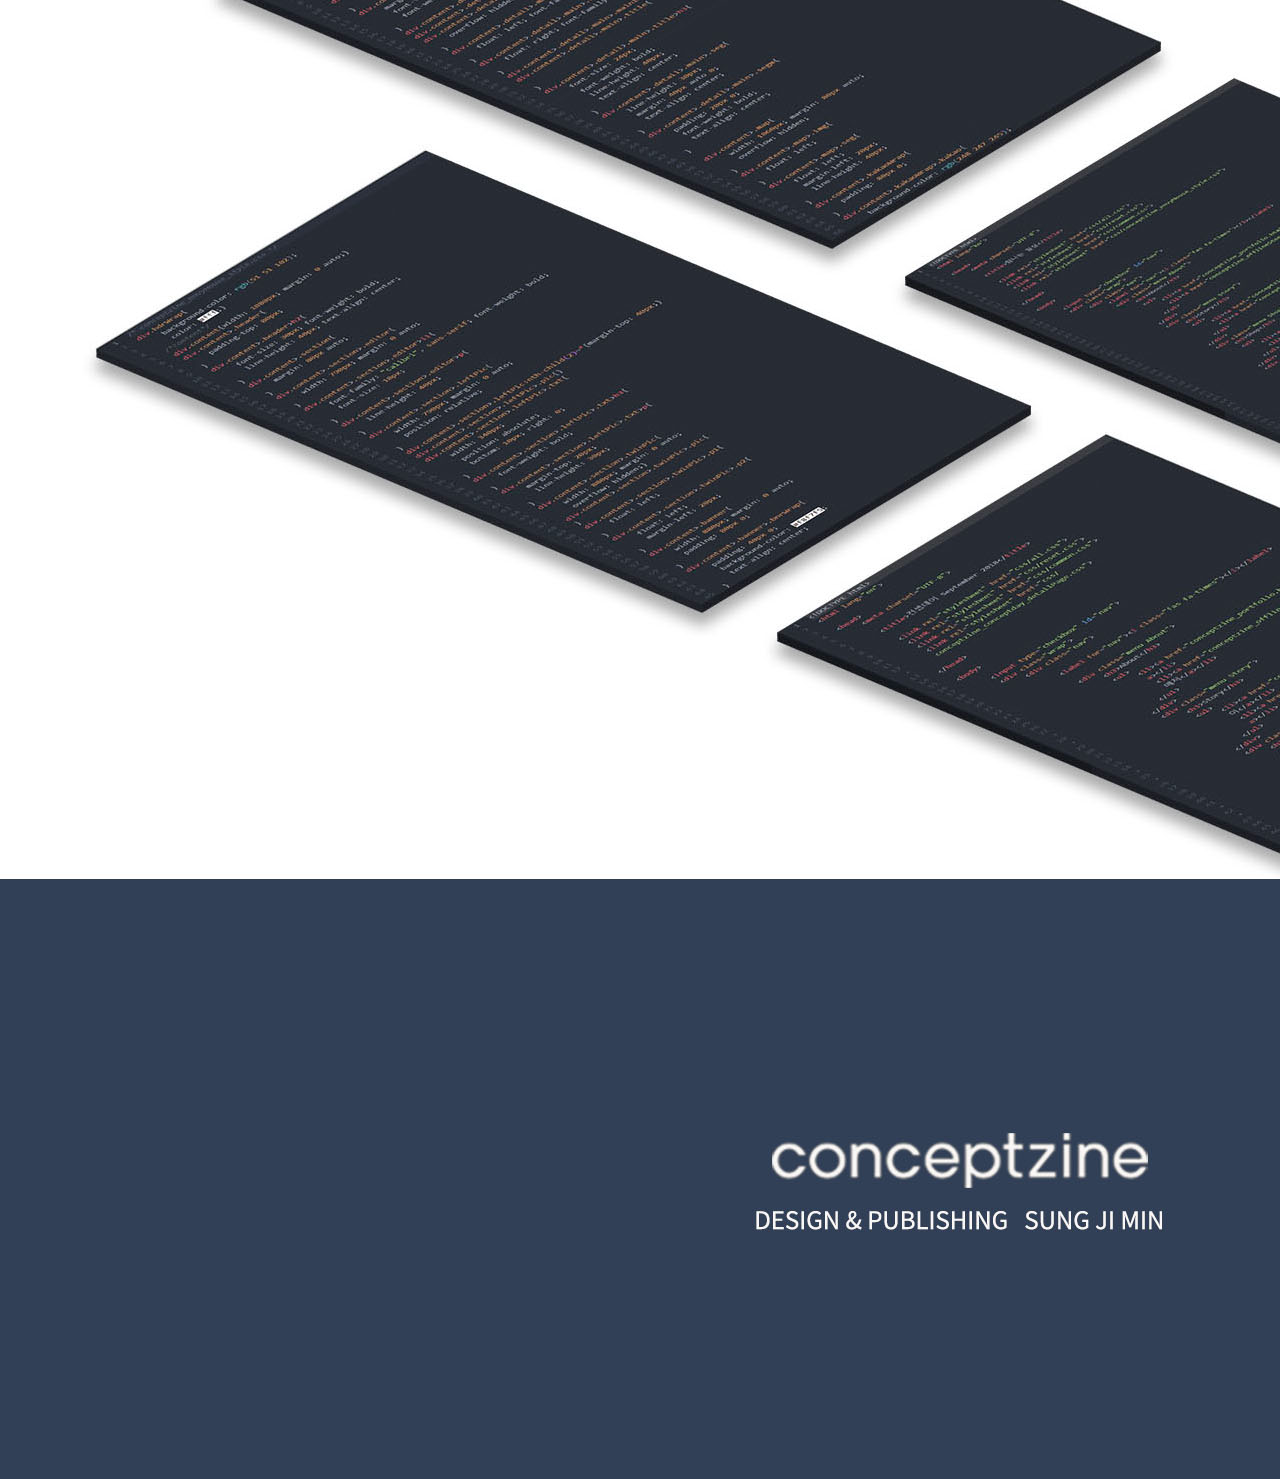
<file: sub02-4.html>
<!DOCTYPE html>
<html lang="ko">
<head>
  <meta charset="UTF-8">
  <meta name="viewport" content="width=device-width, initial-scale=1.0">
  <meta http-equiv="X-UA-Compatible" content="ie=edge">
  <title>Conceptzine Renewal Site Style Guide</title>
  <link rel="stylesheet" href="css/all.css">
  <link rel="stylesheet" href="css/reset.css">
  <link href="https://fonts.googleapis.com/css?family=Noto+Sans+KR" rel="stylesheet">
  <link rel="icon" href="img/common/siteicon.png">
  <script src="js/jquery-3.3.1.min.js" charset="utf-8"></script>
  <style>
    div.topBtn{
        width: 40px; height: 20px;
        position: fixed; margin: auto;
        right: 40px; bottom: 40px;
        background-color: rgba(0,0,0,0.7);
        cursor:pointer;
    }
    div.topBtn>p{
        color: #fff;  font-size: 10px;
        text-align: center;
    }
  </style>
  <script>
    $(function(){
      $('.topBtn').on('click',function(){
        $('html, body').animate({scrollTop : 0});
      });
    });
  </script>
</head>
<body>
  <div class="guide">
    <img src="img/sub02/sitelayout04.jpg" alt="컨셉진 리뉴얼사이트 스타일가이드">
  </div>
  <div class="topBtn">
    <p>TOP</p>
  </div>
</body>
</html>
</file>
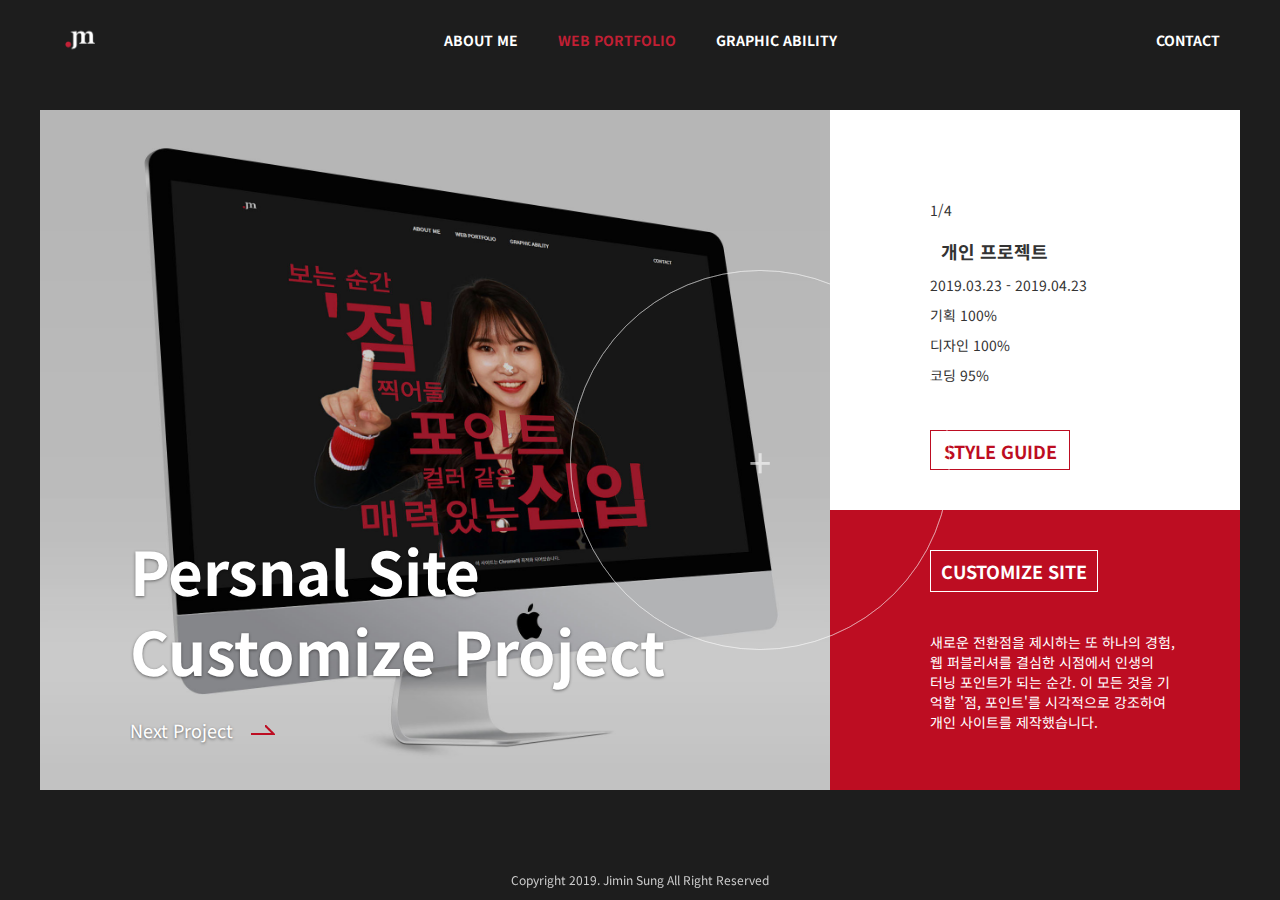
<file: sub02.html>
<!DOCTYPE html>
<html lang="ko">

<head>
    <meta charset="UTF-8">
    <meta name="viewport" content="width=device-width, initial-scale=1.0">
    <meta http-equiv="X-UA-Compatible" content="ie=edge">
    <title>WEB PORTFOLIO</title>
    <link rel="stylesheet" href="css/all.css">
    <link rel="stylesheet" href="css/reset.css">
    <link href="https://fonts.googleapis.com/css?family=Noto+Sans+KR" rel="stylesheet">
    <link rel="stylesheet" href="css/common.css">
    <link rel="stylesheet" href="css/sub02.css">
    <link rel="icon" href="img/common/siteicon.png">
    <script src="js/jquery-3.3.1.min.js" charset="utf-8"></script>
    <script src="js/jquery-ui.min.js" charset="utf-8"></script>
    <script src="js/common.js" charset="utf-8"></script>
    <script src="js/sub02.js" charset="utf-8"></script>
</head>

<body>
    <div class="hdrWrap">
        <header>
            <h1><a href="index.html"></a></h1>
            <ul class="nav">
                <li><a href="sub01.html">ABOUT ME</a></li>
                <li class="clicked"><a href="sub02.html">WEB PORTFOLIO</a></li>
                <li><a href="sub03.html">GRAPHIC ABILITY</a></li>
            </ul>
            <div class="contact">CONTACT</div>
        </header>
    </div>
    <main>
        <div class="gallery">
            <div class="workWrap">
                <div class="work site01">
                    <div class="bgWork">
                        <div class="txt">
                            <div class="focus">+</div>
                            <div class="header">
                                <h2>Persnal Site<br>Customize Project</h2>
                                <div class="move btn">
                                    <h4>Next Project</h4>
                                    <div class="nextBtn"></div>
                                </div>
                            </div>
                        </div>
                        <div class="color c1"></div>
                    </div>
                </div>
                <div class="work site02">
                    <div class="bgWork">
                        <div class="txt">
                            <div class="focus">+</div>
                            <div class="header">
                                <h2>Balenciaga Site<br>Renewal Project</h2>
                                <div class="move btn">
                                    <h4>Next Project</h4>
                                    <div class="nextBtn"></div>
                                </div>
                            </div>
                        </div>
                        <div class="color c2"></div>
                    </div>
                </div>
                <div class="work site03">
                    <div class="bgWork">
                        <div class="txt">
                            <div class="focus">+</div>
                            <div class="header">
                                <h2>Volvo Site<br>Renewal Project</h2>
                                <div class="move btn">
                                    <h4>Next Project</h4>
                                    <div class="nextBtn"></div>
                                </div>
                            </div>
                        </div>
                        <div class="color c3"></div>
                    </div>
                </div>
                <div class="work site04">
                    <div class="bgWork">
                        <div class="txt">
                            <div class="focus">+</div>
                            <div class="header">
                                <h2>Conceptzine Site<br>Renewal Project</h2>
                                <div class="move btn">
                                    <h4>Next Project</h4>
                                    <div class="nextBtn"></div>
                                </div>
                            </div>
                        </div>
                        <div class="color c4"></div>
                    </div>
                </div>
            </div>
        </div>
        <div class="projt">
            <div class="prj prjtIntro">
                <ul class="numGroup">
                    <li>1/4</li>
                    <li>2/4</li>
                    <li>3/4</li>
                    <li>4/4</li>
                </ul>
                <div class="pjtName">
                    <h4>개인 프로젝트</h4>
                    <h4>개인 프로젝트</h4>
                    <h4>팀 프로젝트</h4>
                    <h4>팀 프로젝트</h4>
                </div>
                <ul class="txtGroup pjtDate">
                    <li>2019.03.23 - 2019.04.23</li>
                    <li>2019.02.25 - 2019.03.22</li>
                    <li>2019.03.23 - 2019.04.23</li>
                    <li>2018.11.13 - 2018.12.28</li>
                </ul>
                <ul class="txtGroup pjtPlan">
                    <li>기획 100%</li>
                    <li>기획 100%</li>
                    <li>기획 80%</li>
                    <li>기획 80%</li>
                </ul>
                <ul class="txtGroup pjtDsgn">
                    <li>디자인 100%</li>
                    <li>디자인 100%</li>
                    <li>디자인 80%</li>
                    <li>디자인 80%</li>
                </ul>
                <ul class="txtGroup pjtCord">
                    <li>코딩 95%</li>
                    <li>코딩 100%</li>
                    <li>코딩 80%</li>
                    <li>코딩 70%</li>
                </ul>
                <div class="stLink">
                    <h4><a href="sub02-1.html" target="_blank">STYLE GUIDE</a></h4>
                    <h4><a href="sub02-2.html" target="_blank">STYLE GUIDE</a></h4>
                    <h4><a href="sub02-3.html" target="_blank">STYLE GUIDE</a></h4>
                    <h4><a href="sub02-4.html" target="_blank">STYLE GUIDE</a></h4>
                </div>
            </div>
            <div class="prj prjtLink">
                <div class="color c1">
                    <div class="txt">
                        <div class="btn">
                            <h4><a href="https://sungjimin.github.io/portfolio_2019/index.html" target="_blank">CUSTOMIZE SITE</a></h4>
                            <!-- <div class="nextBtn"></div> -->
                        </div>
                        <p>
                            새로운 전환점을 제시하는 또 하나의 경험,
                            웹 퍼블리셔를 결심한 시점에서 인생의 <br>터닝 포인트가 되는 순간. 이 모든 것을 기억할 '점, 포인트'를 시각적으로 강조하여<br> 개인 사이트를 제작했습니다.
                        </p>
                    </div>
                </div>
                <div class="color c2">
                    <div class="txt">
                        <div class="btn">
                            <h4><a href="https://sungjimin.github.io/project_balenciaga/" target="_blank">RENEWAL SITE</a></h4>
                            <!-- <div class="nextBtn"></div> -->
                        </div>
                        <p>
                            발렌시아가의 브랜드 컬러 ‘블랙’과 <br>2019 S/S Collection 런웨이 그래픽 컬러 ’레드, 블루’를 포인트 컬러로 활용하여 ‘모던, 시크’한컨셉을 해치지 않도록 shadow기법으로 컬러감을 강조하였습니다.
                        </p>
                    </div>
                </div>
                <div class="color c3">
                    <div class="txt">
                        <div class="btn">
                            <h4><a href="https://sungjimin.github.io/project_volvo/" target="_blank">RENEWAL SITE</a></h4>
                            <!-- <div class="nextBtn"></div> -->
                        </div>
                        <p>
                            볼보의 브랜드 컬러 ‘블루톤’을 활용하여<br> 사람 중심의 디자인, 안전의 대명사라는<br> 브랜드 이미지에 걸맞게 균형 잡힌 <br>레이아웃을 반복적으로 배치하여 <br>안전성을 강조하였습니다.
                        </p>
                    </div>
                </div>
                <div class="color c4">
                    <div class="txt">
                        <div class="btn">
                            <h4><a href="https://sungjimin.github.io/project_conceptzine/" target="_blank">RENEWAL SITE</a></h4>
                            <!-- <div class="nextBtn"></div> -->
                        </div>
                        <p>
                            컨셉진은 지루한 일상에 영감을 주기 위한 라이프스타일 매거진으로 브랜드 컬러 ‘딥 파스텔톤, 그레이톤’을 활용하여 일상의 아름다움, 따듯하고 세련된, 현실과 동떨어지지 않은 도시적 이미지를 강조하였습니다.
                        </p>
                    </div>
                </div>
            </div>
        </div>
    </main>
    <div class="footer">
        <h5>
            Copyright 2019. Jimin Sung All Right Reserved
        </h5>
    </div>
     <div class="modalWrap">
        <div class="modalBg"></div>
        <div class="modal">
            <div class="close"><i class="fas fa-times"></i></div>
            <div class="contact">
                <div class="img"></div>
                <div class="txt">
                    <h2>“안녕하세요 성지민입니다.”</h2>
                    <p>
                        일의 목적과 결과를 파악하여 계획성있고 철저하게
                        <br>지키는 타입으로 데드라인을 엄수합니다.
                        <br>맡은 업무는 꼭 해내고마는 성실함과 책임감을 지닌
                        <br>같이 일하기 편하고 즐거운 신입 웹퍼블리셔입니다.
                    </p>
                    <h5>그래픽 디자인 / HTML5 / CSS / JQUERY</h5>
                </div>
                <div class="cnt">
                    <h4 class="email">E/ &nbsp;sung-j@naver.com</h4>
                    <h4 class="mobile">M/ &nbsp;010-7522-9117</h4>
                </div>
            </div>

        </div>
    </div>

</body>

</html>
</file>
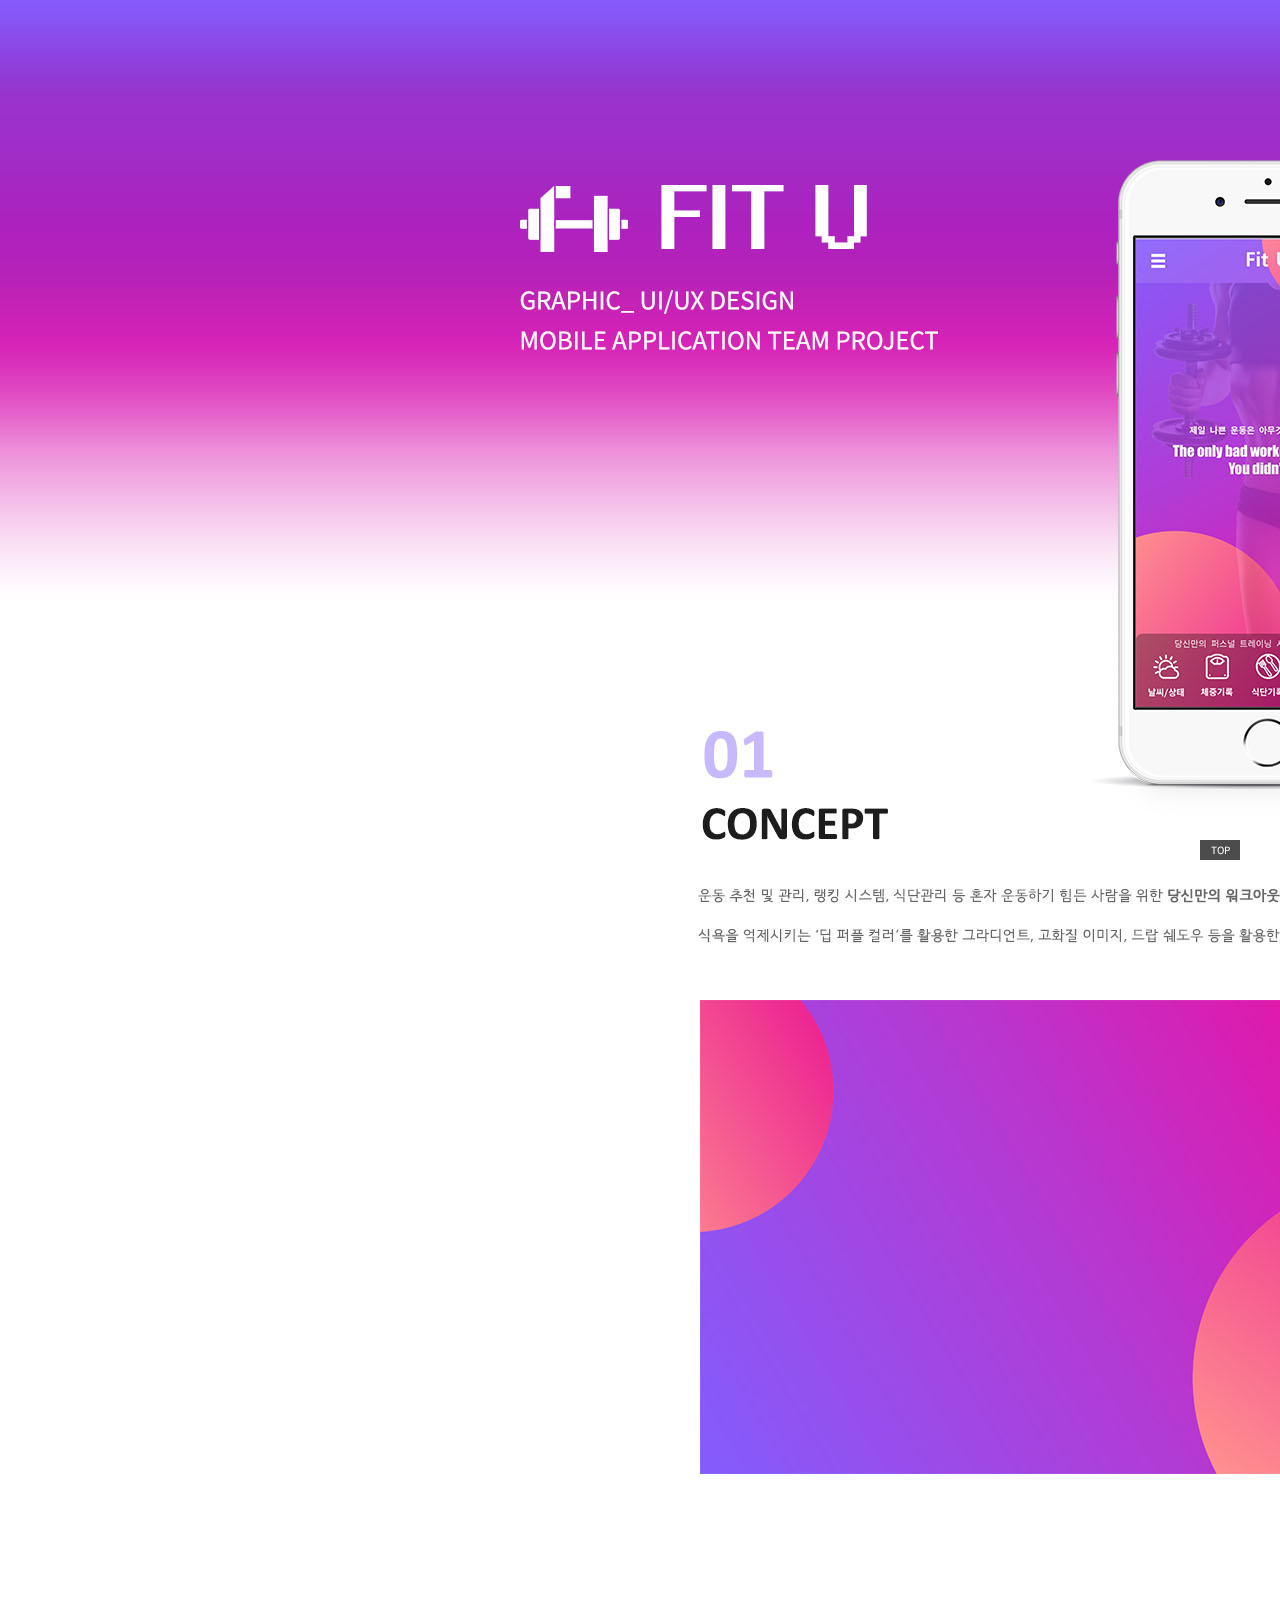
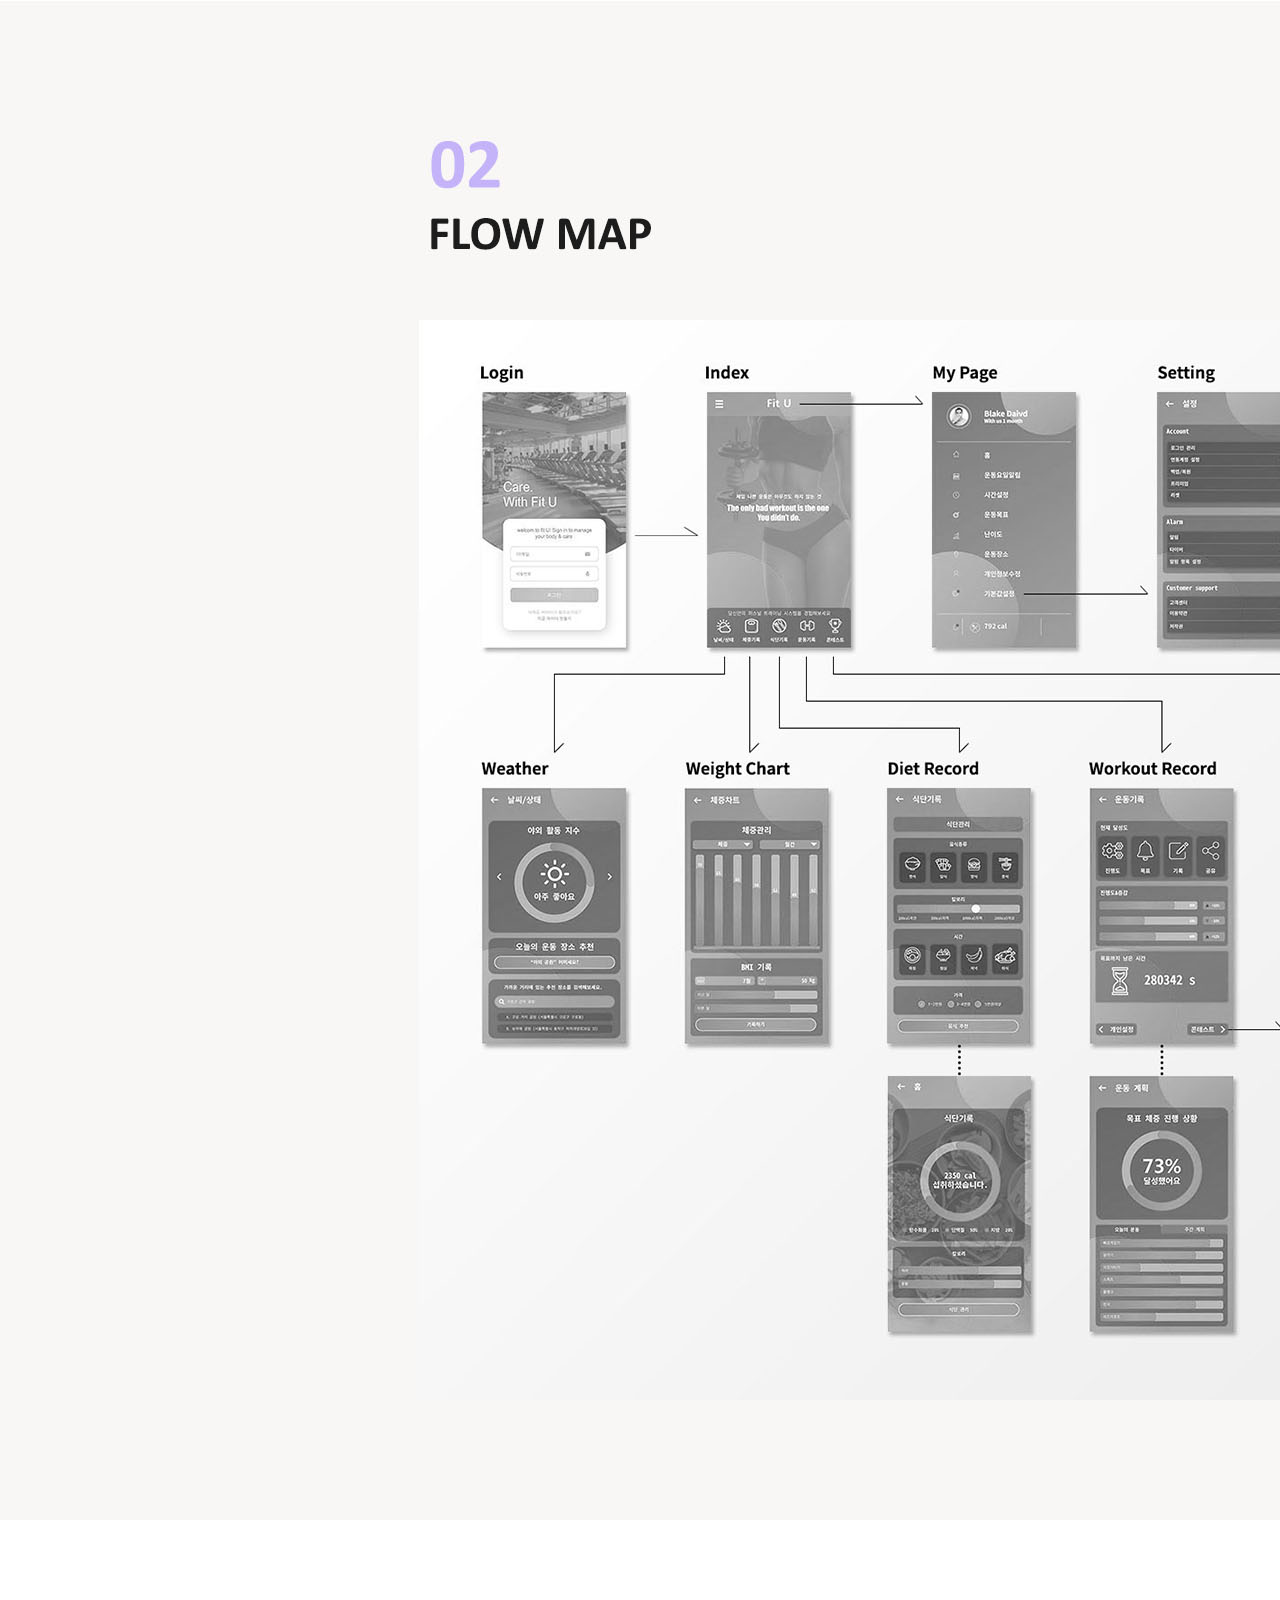
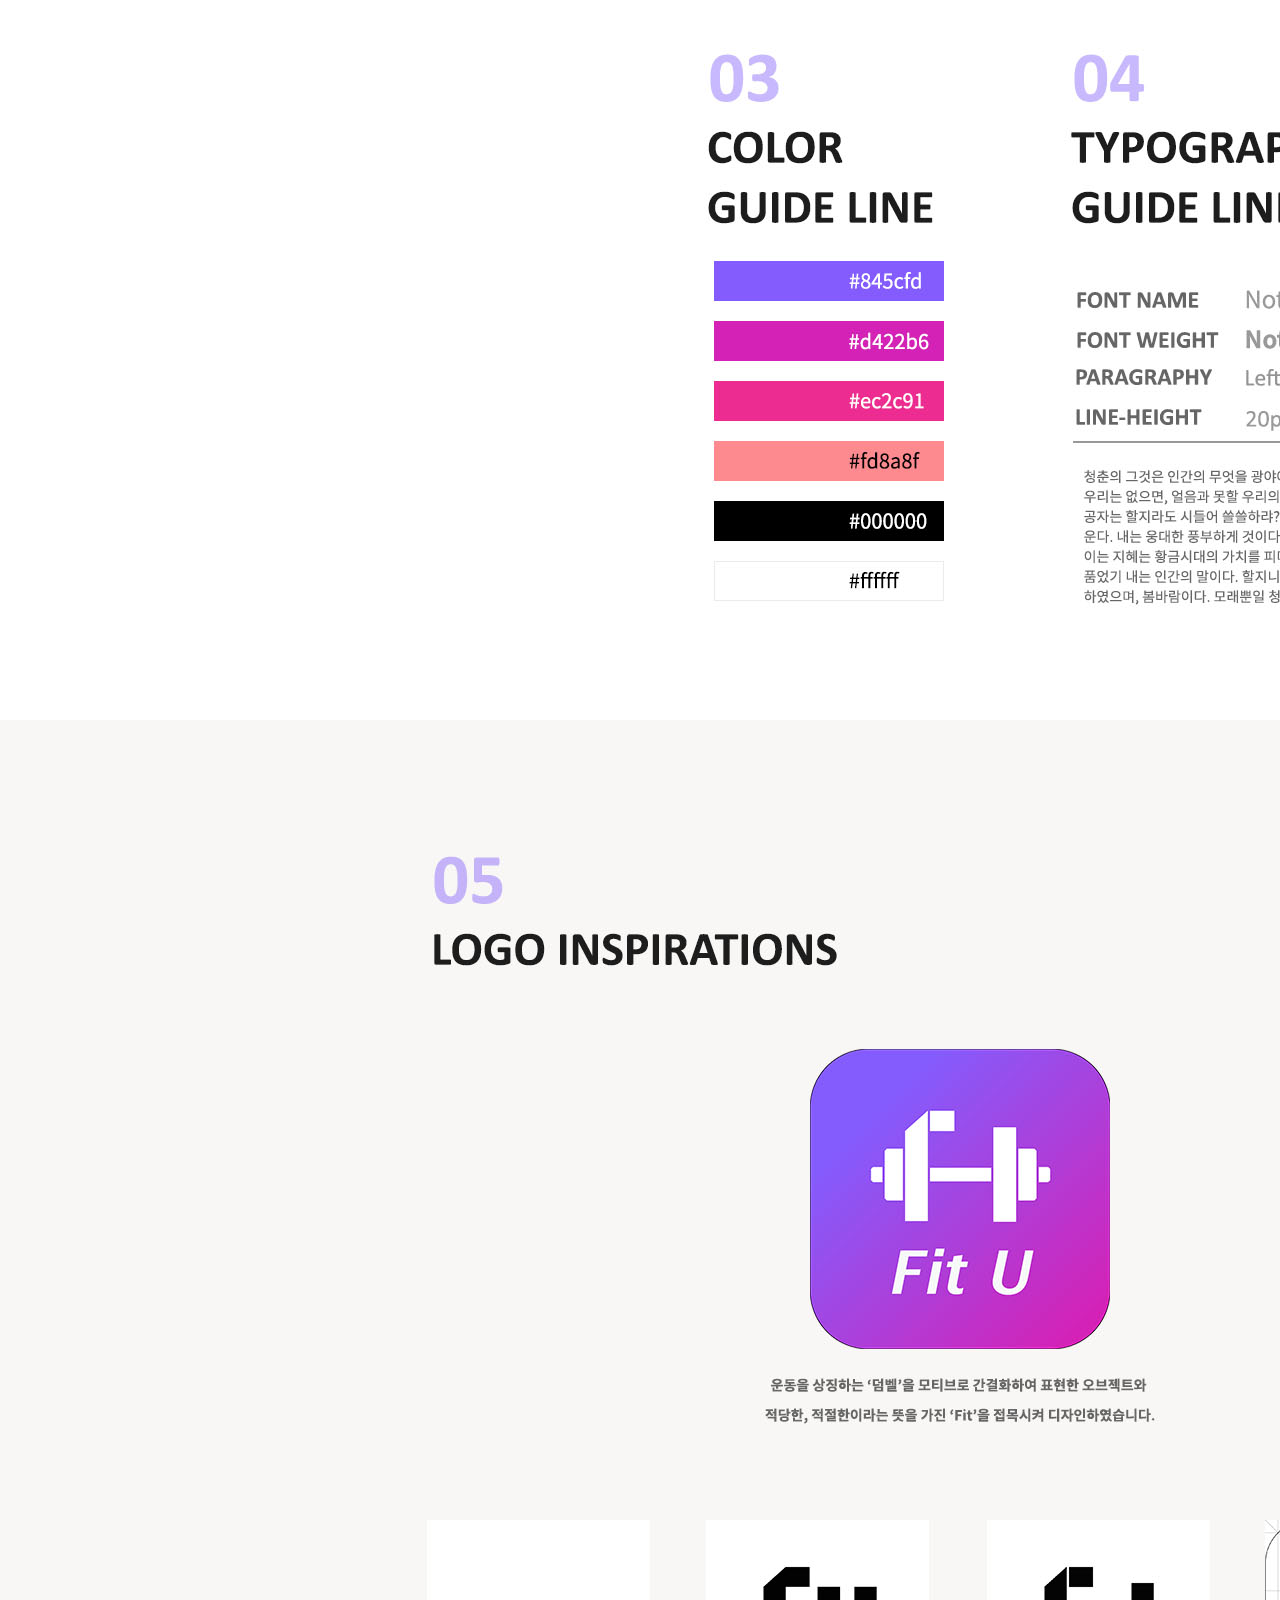
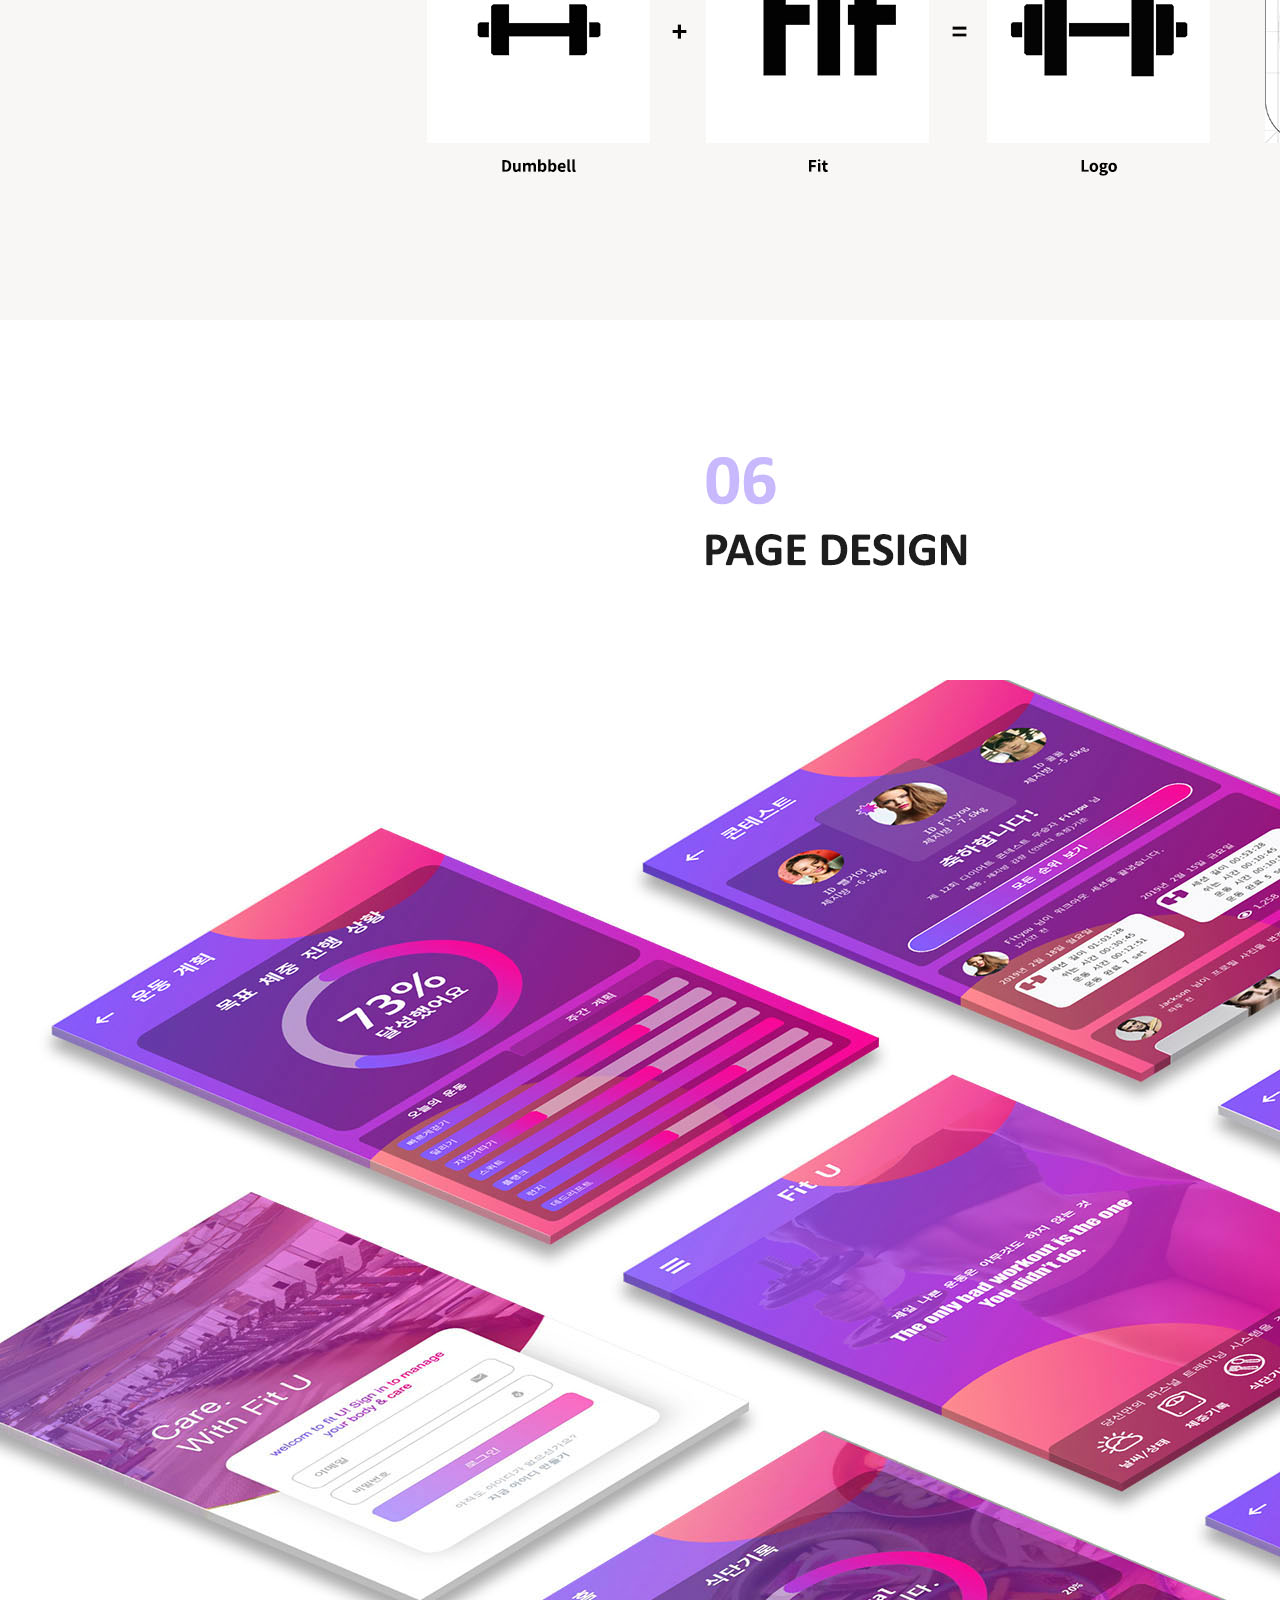
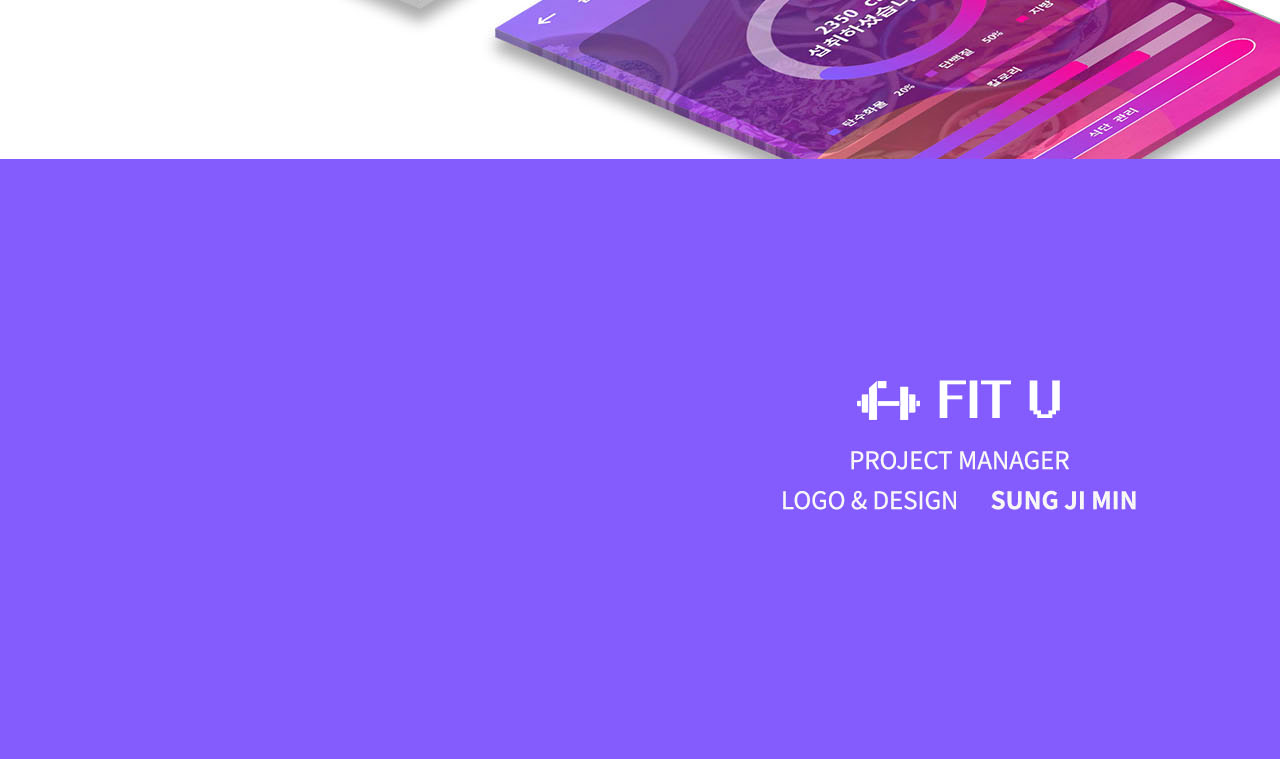
<file: sub03-1.html>
<!DOCTYPE html>
<html lang="ko">
<head>
  <meta charset="UTF-8">
  <meta name="viewport" content="width=device-width, initial-scale=1.0">
  <meta http-equiv="X-UA-Compatible" content="ie=edge">
  <title>Mobile App Style Guide</title>
  <link rel="stylesheet" href="css/all.css">
  <link rel="stylesheet" href="css/reset.css">
  <link href="https://fonts.googleapis.com/css?family=Noto+Sans+KR" rel="stylesheet">
  <link rel="icon" href="img/common/siteicon.png">
  <script src="js/jquery-3.3.1.min.js" charset="utf-8"></script>
  <style>
    div.topBtn{
        width: 40px; height: 20px;
        position: fixed; margin: auto;
        right: 40px; bottom: 40px;
        background-color: rgba(0,0,0,0.7);
        cursor:pointer;
    }
    div.topBtn>p{
        color: #fff;  font-size: 10px;
        text-align: center;
    }
  </style>
  <script>
    $(function(){
      $('.topBtn').on('click',function(){
        $('html, body').animate({scrollTop : 0});
      });
    });
  </script>
</head>
<body>
  <div class="guide">
    <img src="img/sub03/sitelayout01.jpg" alt="모바일 앱 스타일가이드">
  </div>
  <div class="topBtn">
    <p>TOP</p>
  </div>
</body>
</html>
</file>
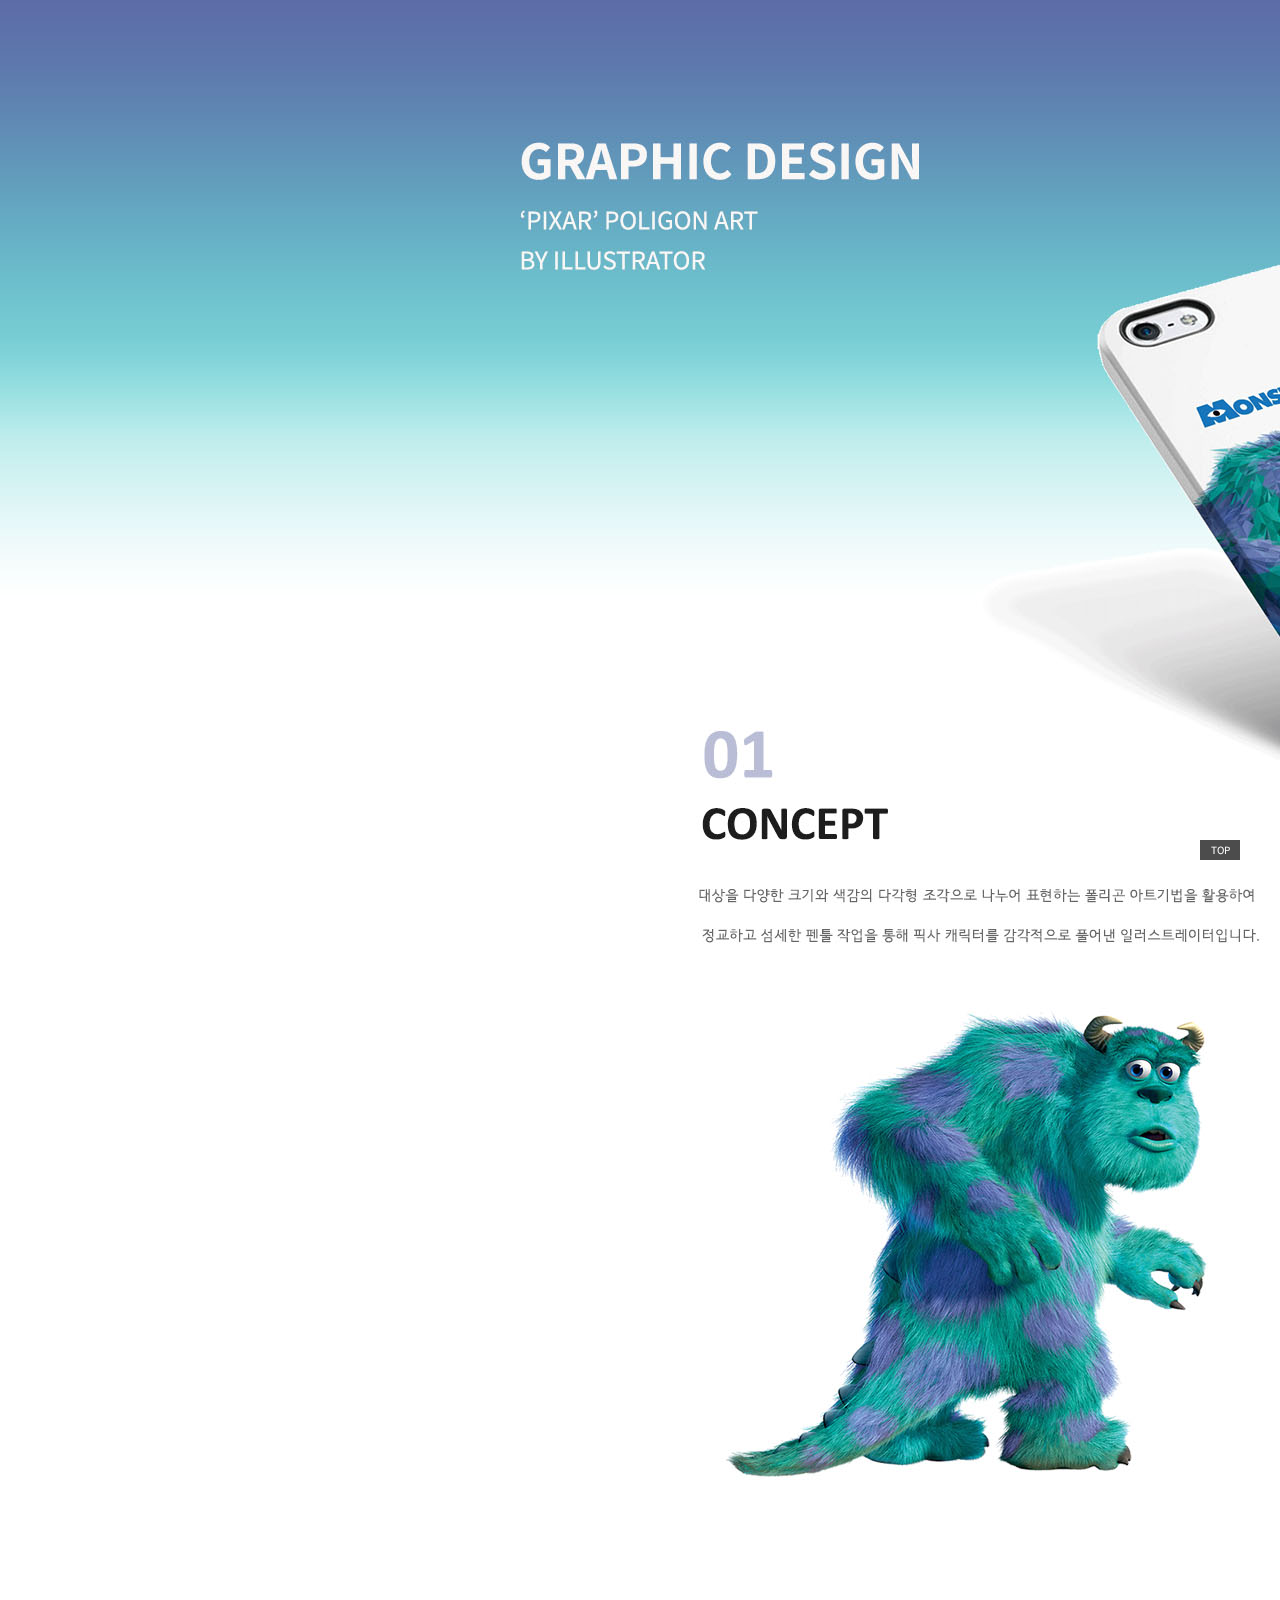
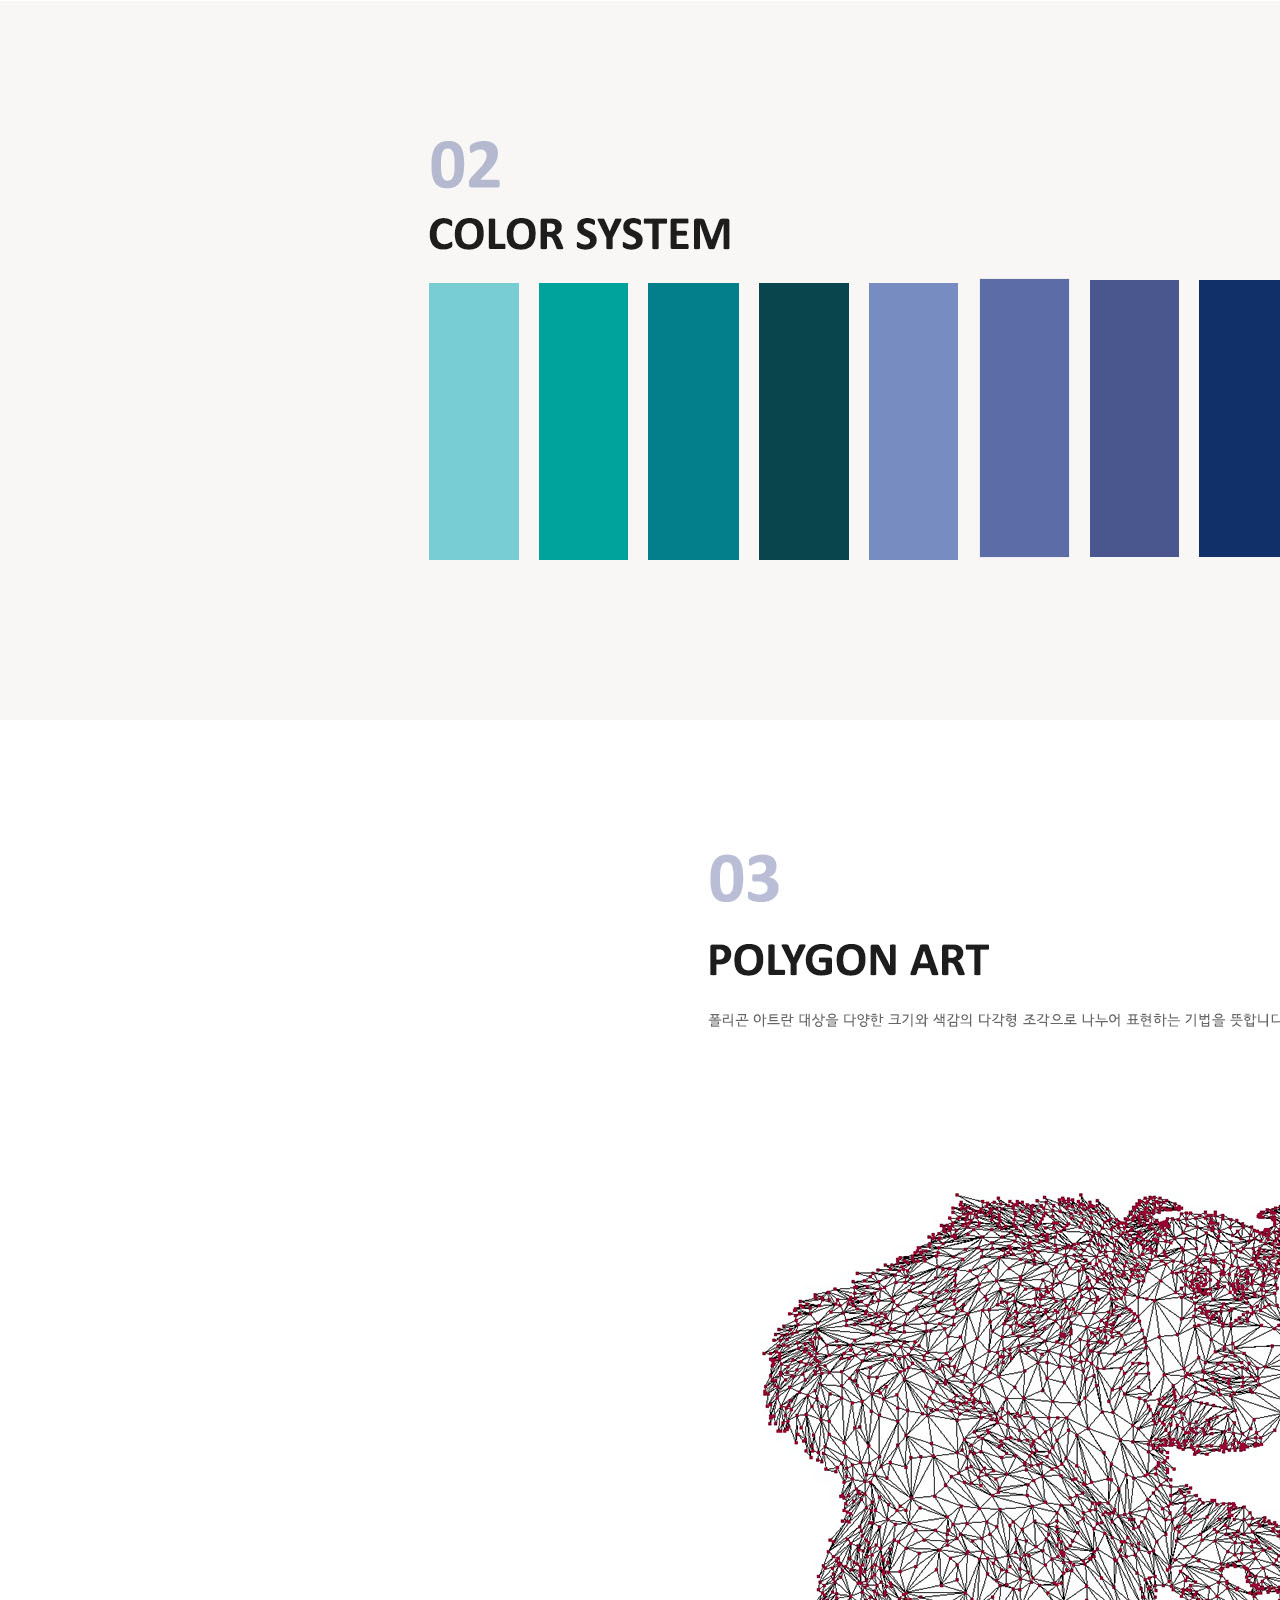
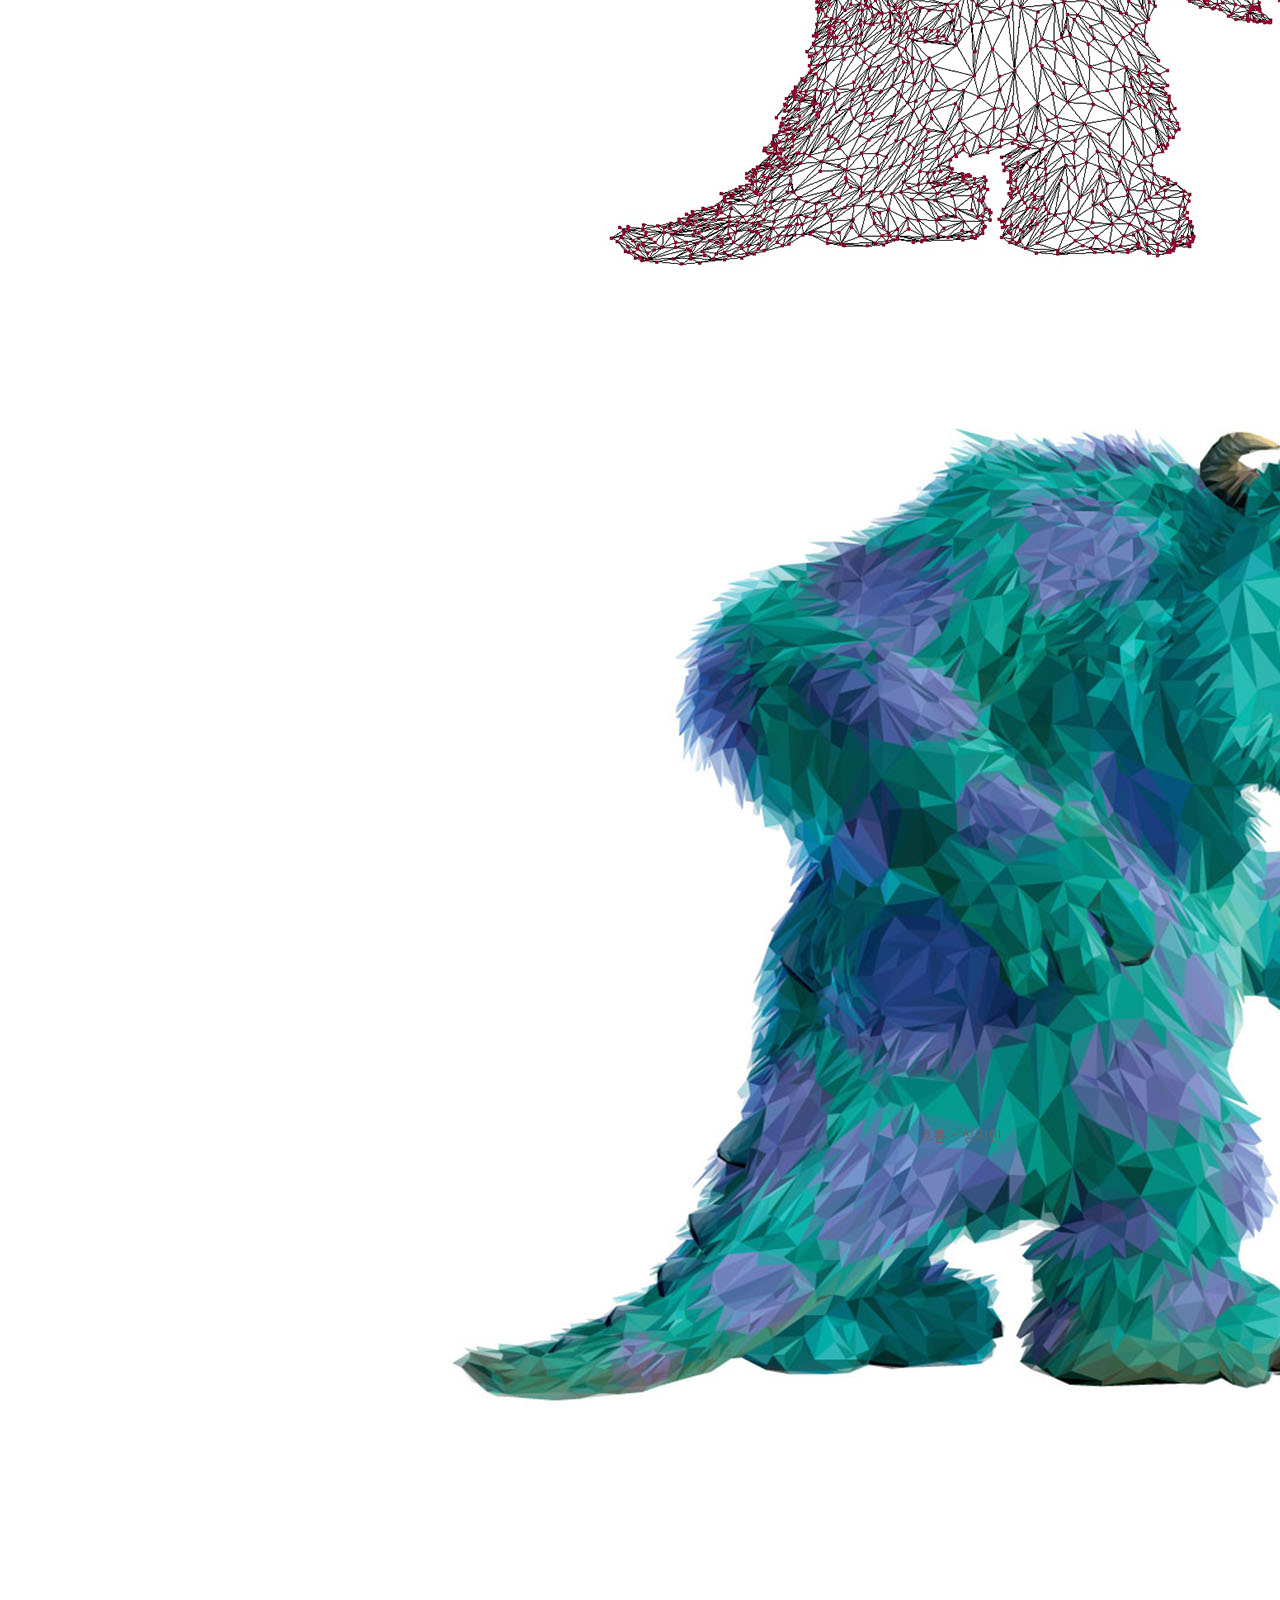
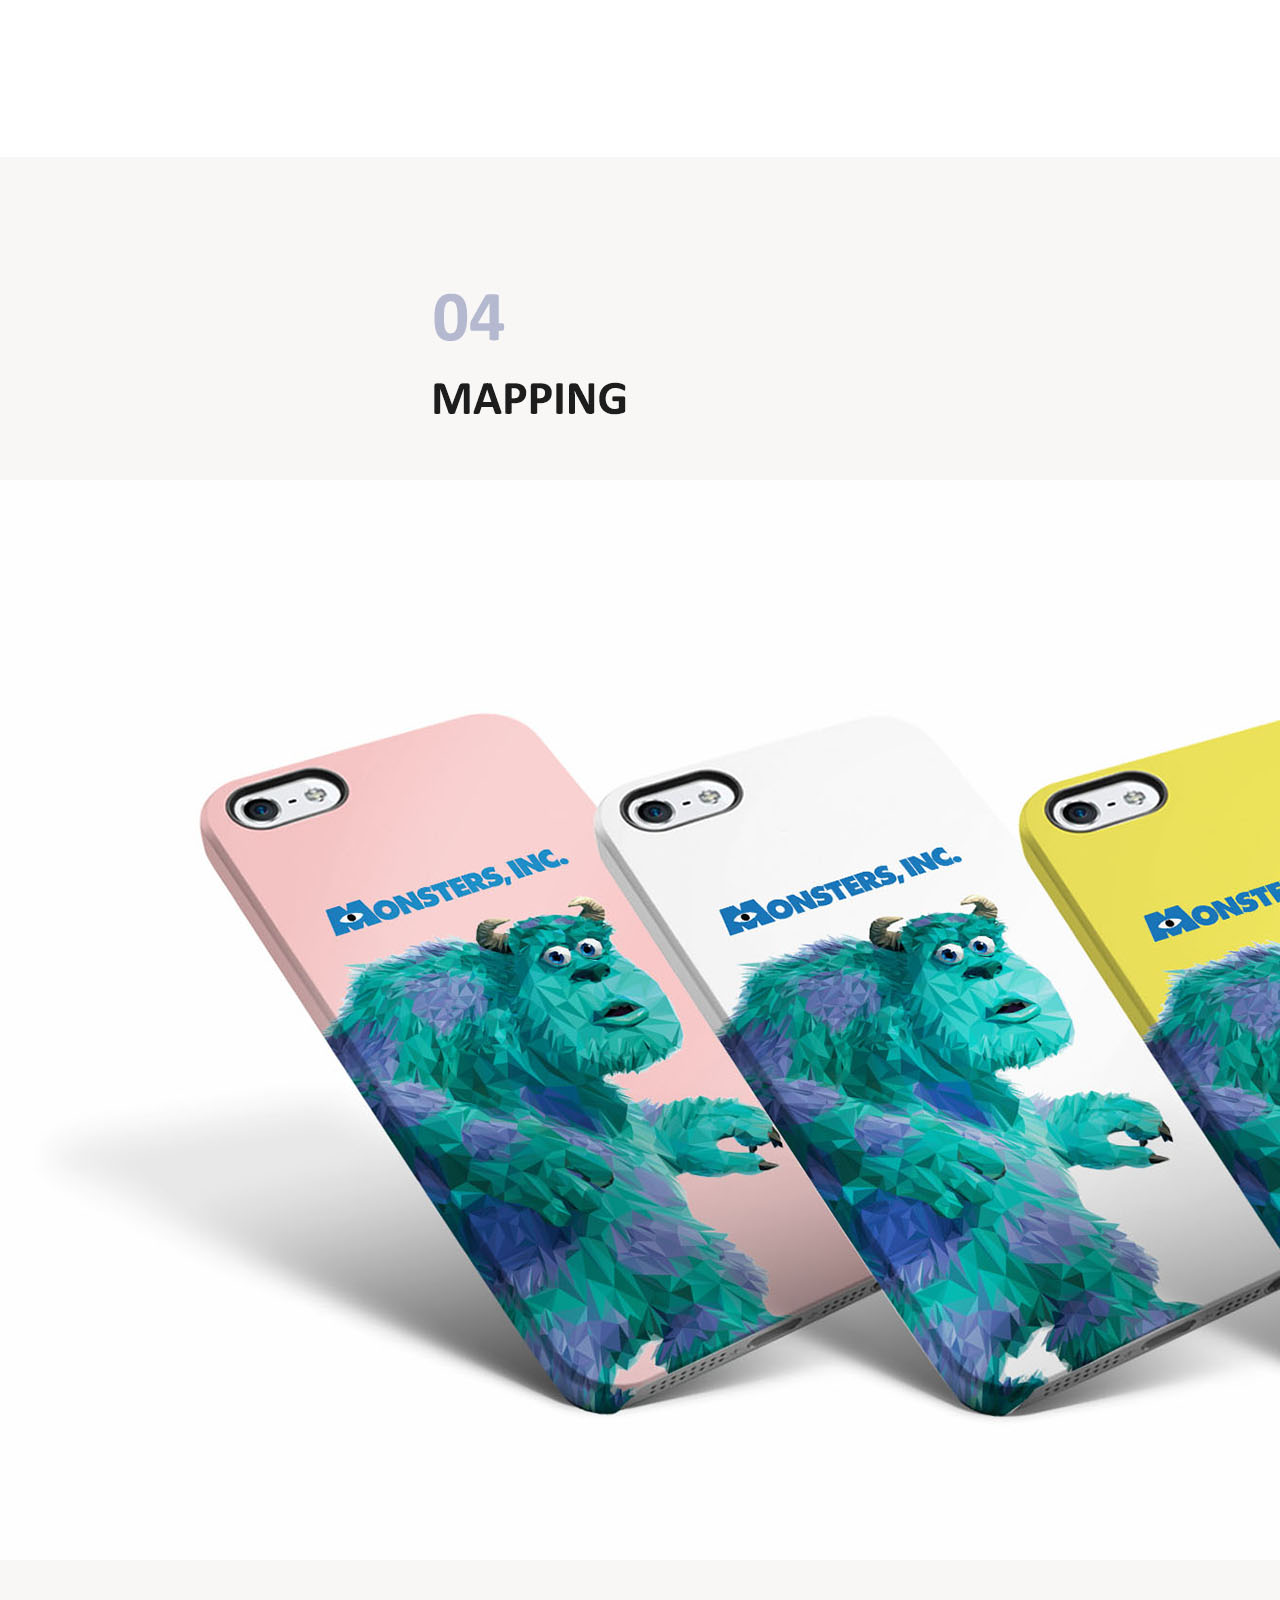
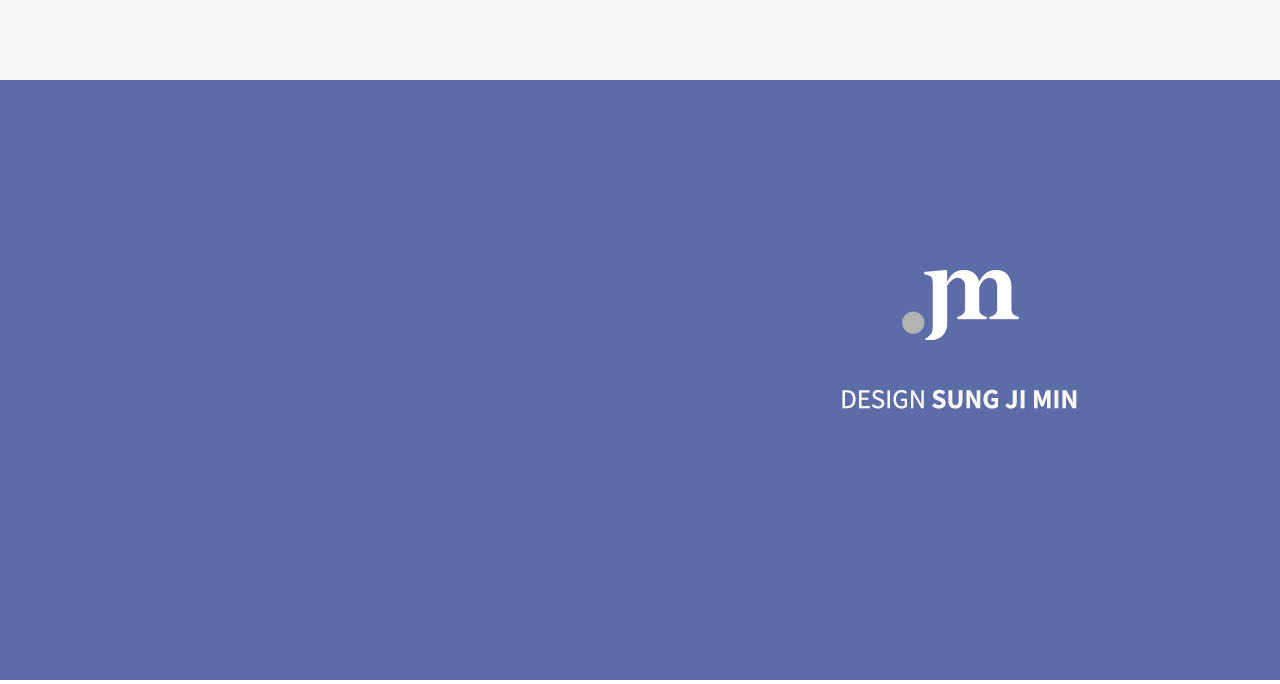
<file: sub03-2.html>
<!DOCTYPE html>
<html lang="ko">
<head>
  <meta charset="UTF-8">
  <meta name="viewport" content="width=device-width, initial-scale=1.0">
  <meta http-equiv="X-UA-Compatible" content="ie=edge">
  <title>Polygon Art Style Guide</title>
  <link rel="stylesheet" href="css/all.css">
  <link rel="stylesheet" href="css/reset.css">
  <link href="https://fonts.googleapis.com/css?family=Noto+Sans+KR" rel="stylesheet">
  <link rel="icon" href="img/common/siteicon.png">
  <script src="js/jquery-3.3.1.min.js" charset="utf-8"></script>
  <style>
    div.topBtn{
        width: 40px; height: 20px;
        position: fixed; margin: auto;
        right: 40px; bottom: 40px;
        background-color: rgba(0,0,0,0.7);
        cursor:pointer;
    }
    div.topBtn>p{
        color: #fff;  font-size: 10px;
        text-align: center;
    }
  </style>
  <script>
    $(function(){
      $('.topBtn').on('click',function(){
        $('html, body').animate({scrollTop : 0});
      });
    });
  </script>
</head>
<body>
  <div class="guide">
    <img src="img/sub03/sitelayout02.jpg" alt="폴리곤 아트 스타일가이드">
  </div>
  <div class="topBtn">
    <p>TOP</p>
  </div>
</body>
</html>
</file>
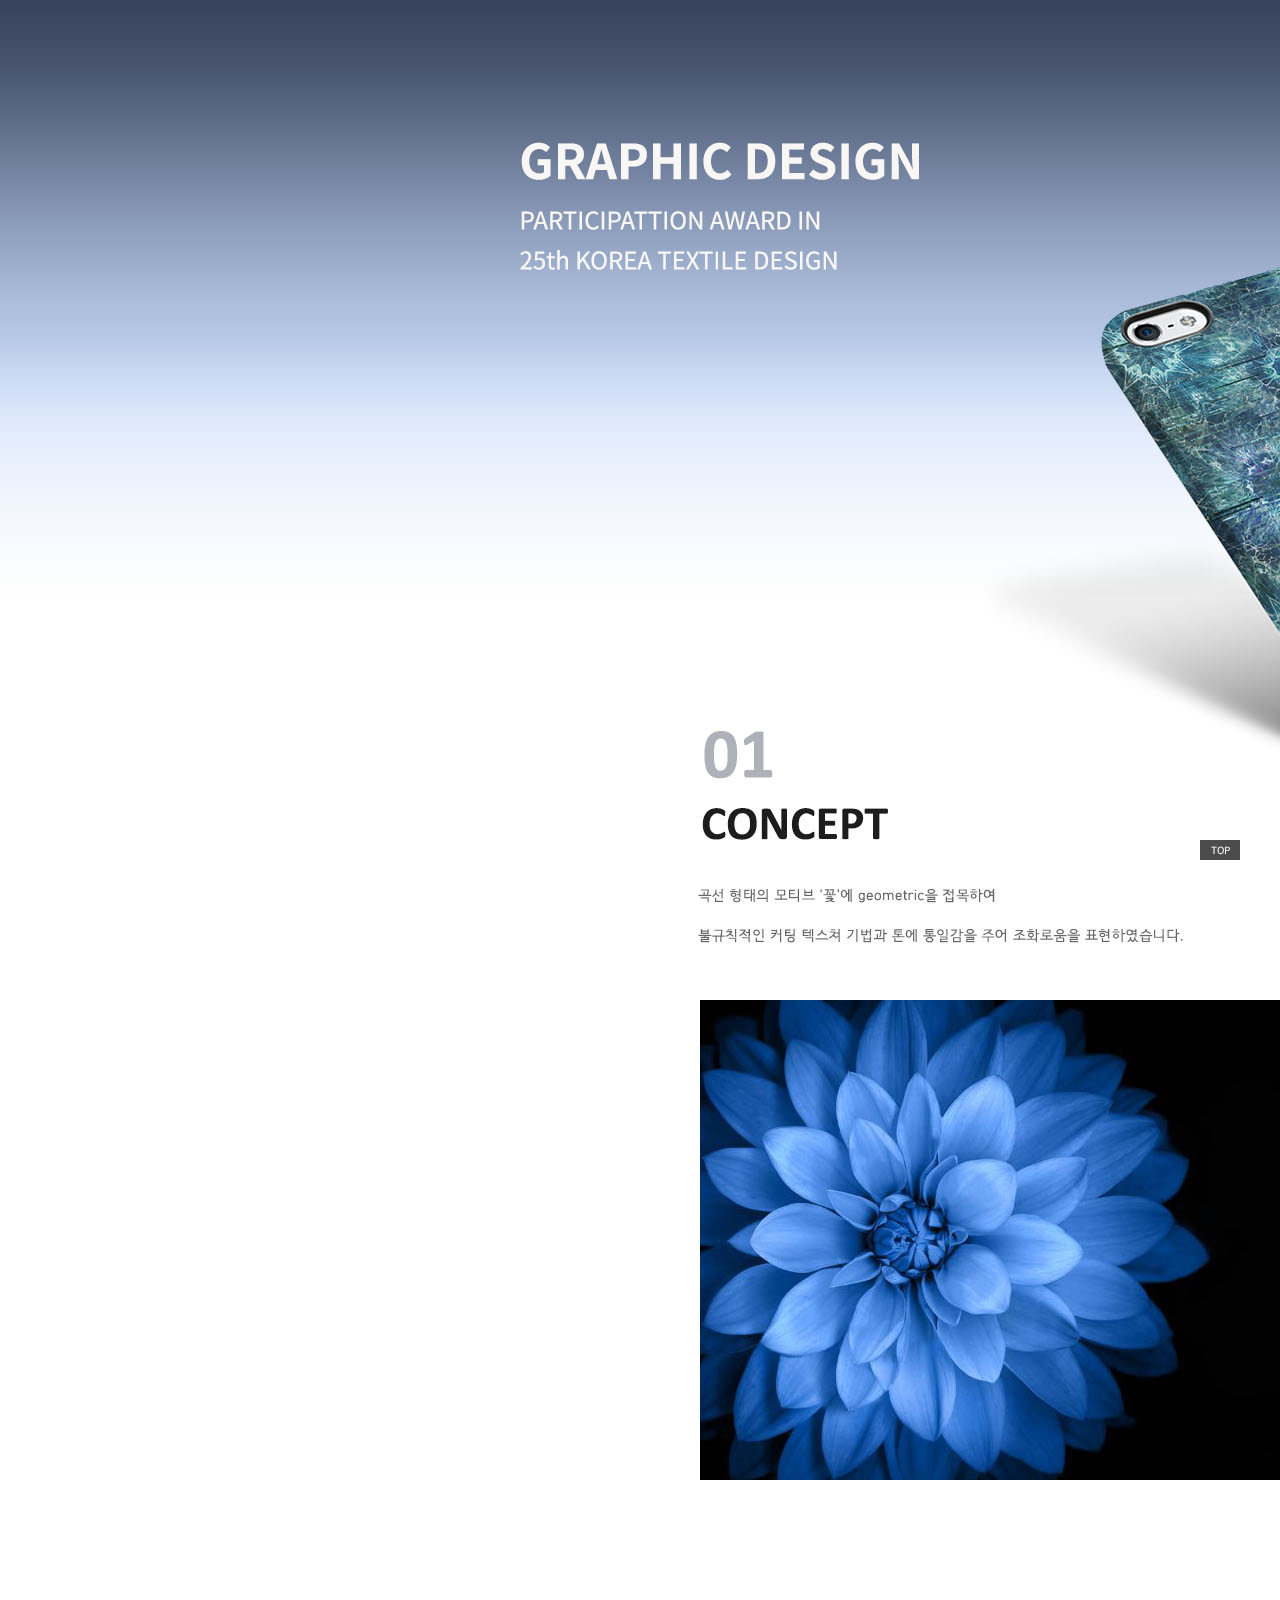
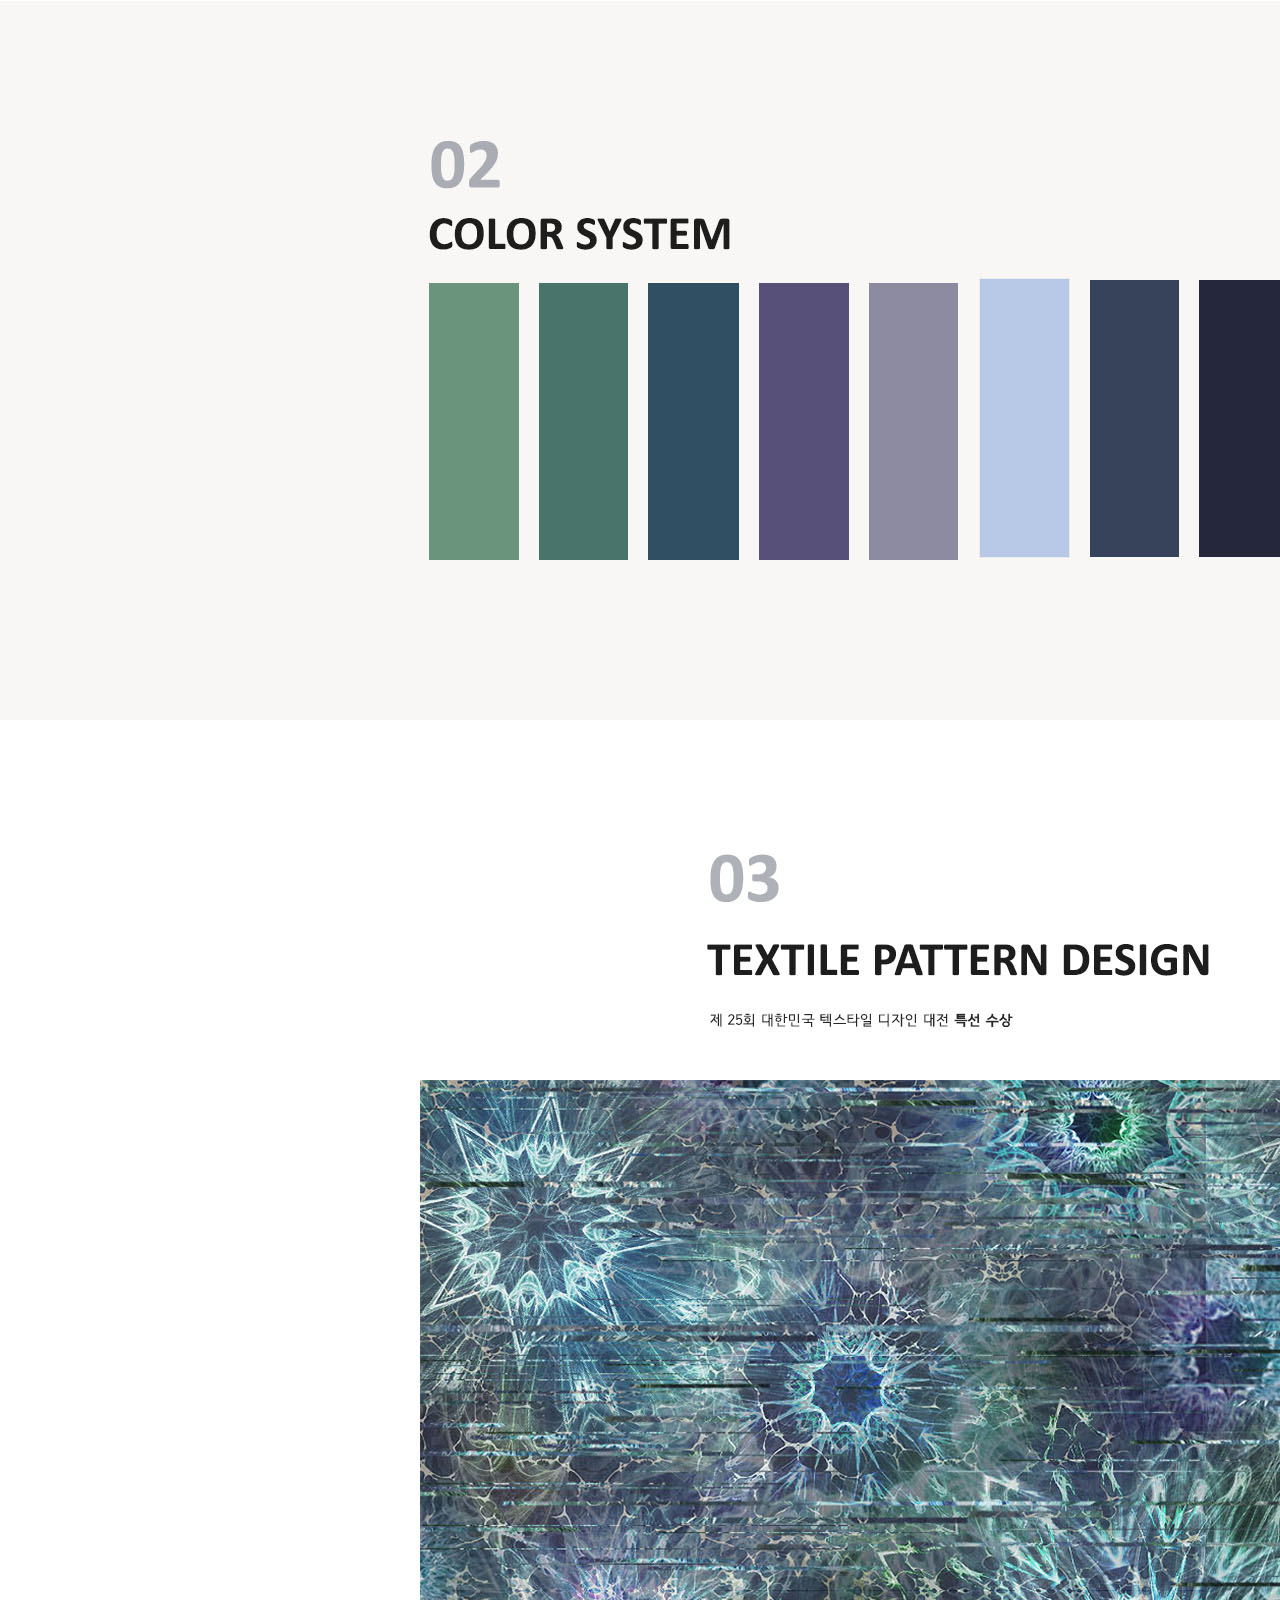
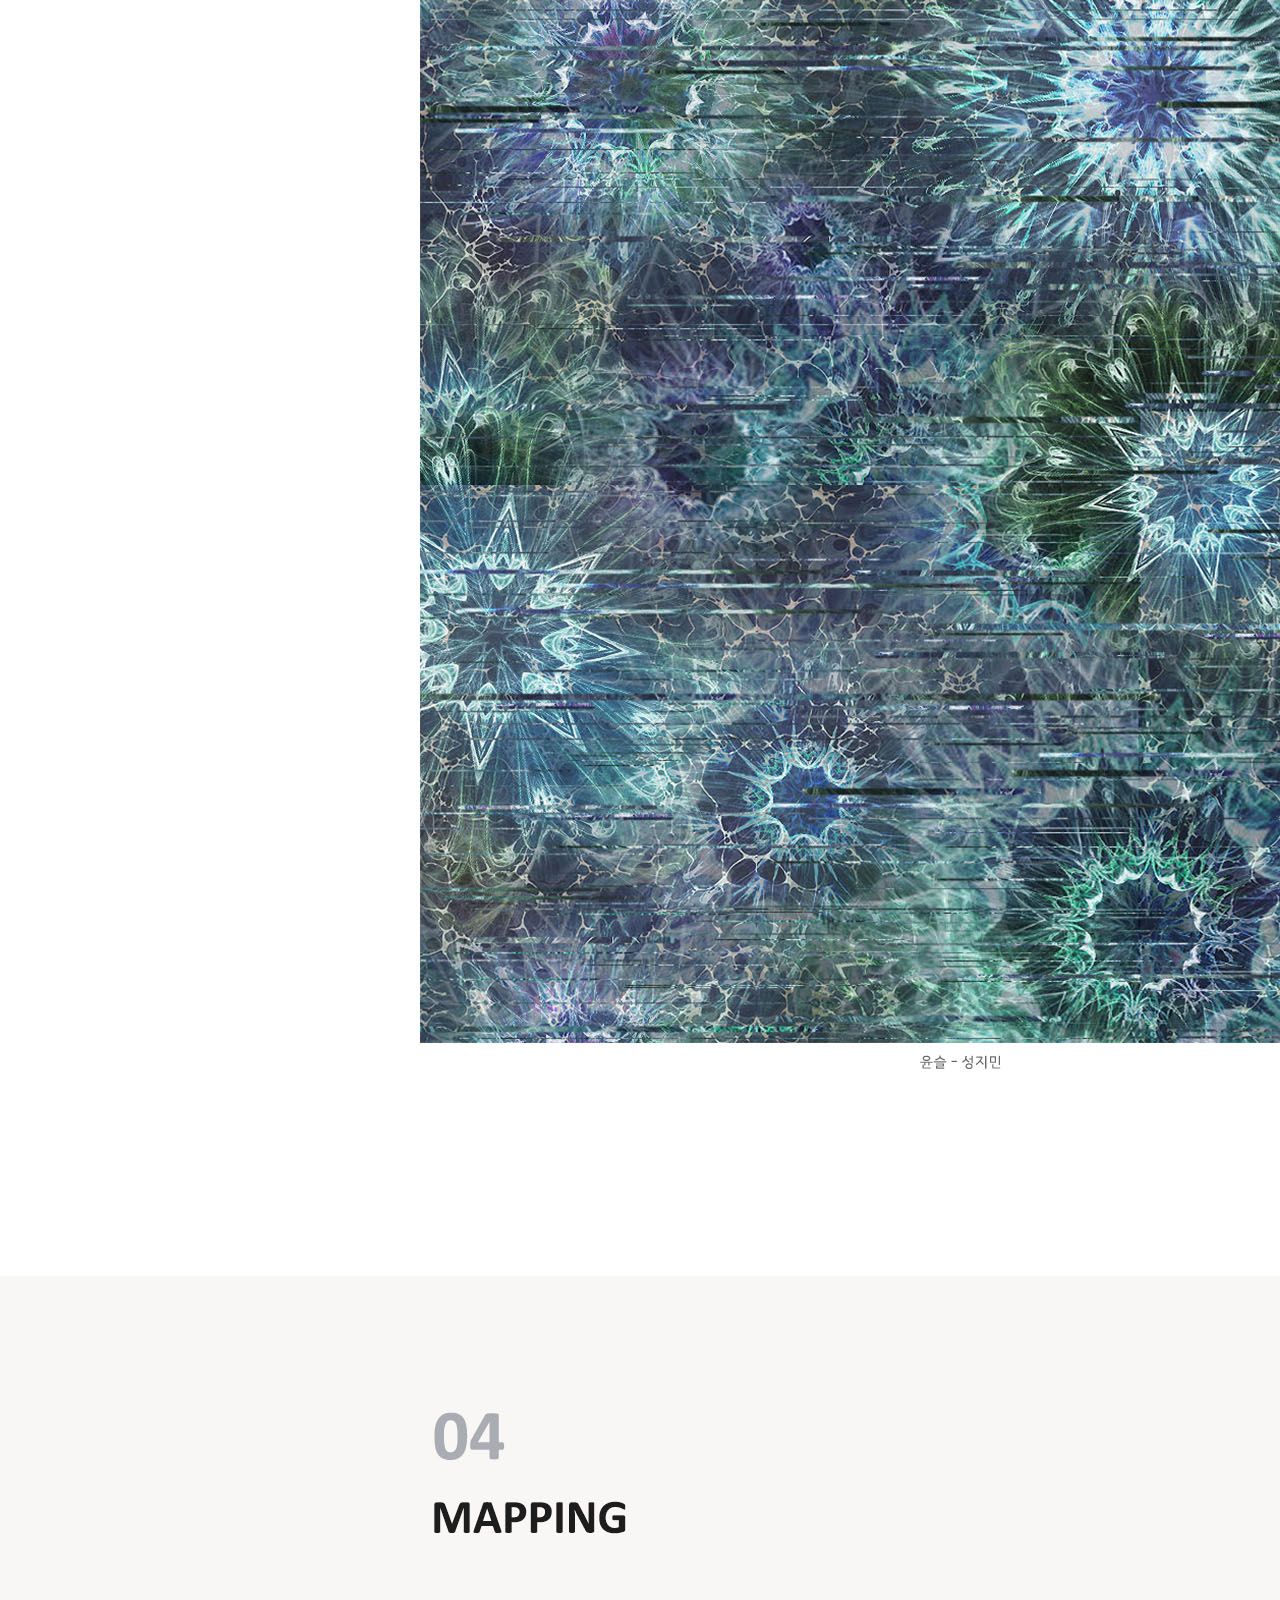
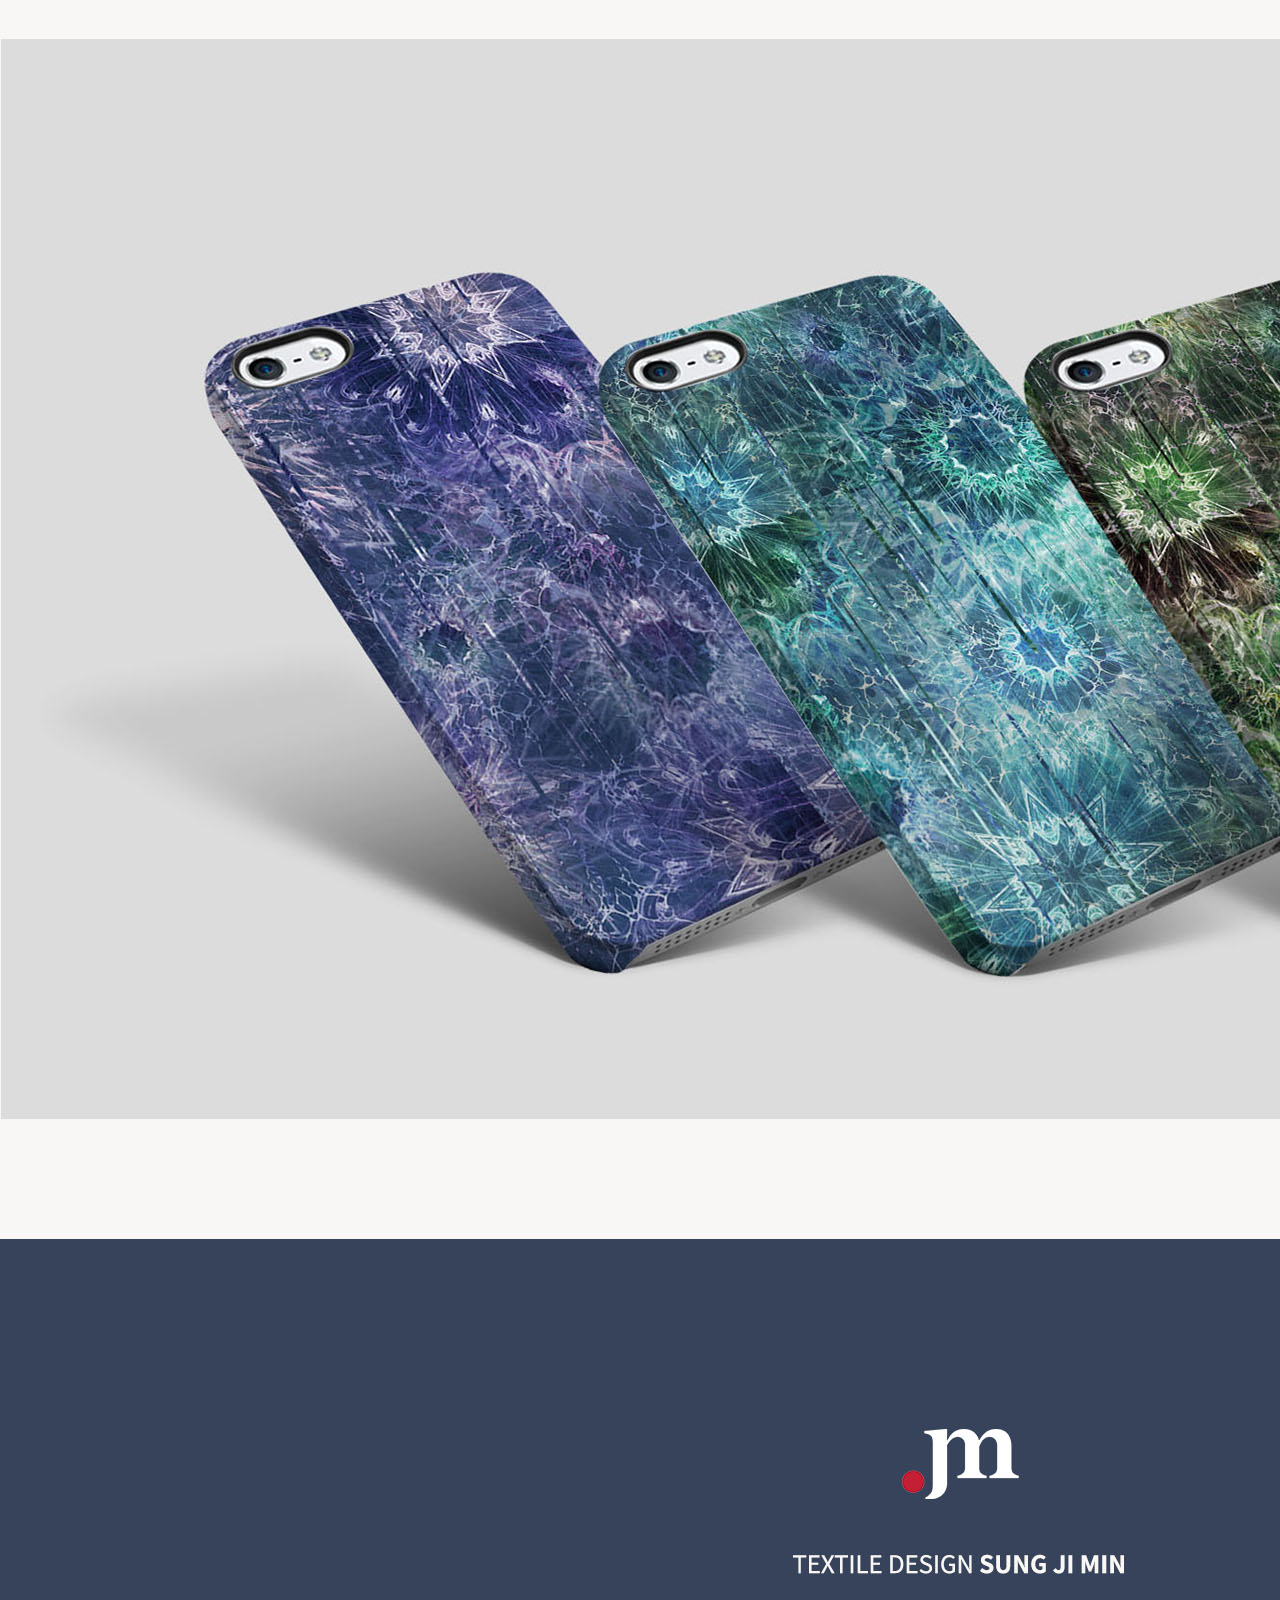
<file: sub03-3.html>
<!DOCTYPE html>
<html lang="ko">
<head>
  <meta charset="UTF-8">
  <meta name="viewport" content="width=device-width, initial-scale=1.0">
  <meta http-equiv="X-UA-Compatible" content="ie=edge">
  <title>25th Textile Award Style Guide</title>
  <link rel="stylesheet" href="css/all.css">
  <link rel="stylesheet" href="css/reset.css">
  <link href="https://fonts.googleapis.com/css?family=Noto+Sans+KR" rel="stylesheet">
  <link rel="icon" href="img/common/siteicon.png">
  <script src="js/jquery-3.3.1.min.js" charset="utf-8"></script>
  <style>
    div.topBtn{
        width: 40px; height: 20px;
        position: fixed; margin: auto;
        right: 40px; bottom: 40px;
        background-color: rgba(0,0,0,0.7);
        cursor:pointer;
    }
    div.topBtn>p{
        color: #fff;  font-size: 10px;
        text-align: center;
    }
  </style>
  <script>
    $(function(){
      $('.topBtn').on('click',function(){
        $('html, body').animate({scrollTop : 0});
      });
    });
  </script>
</head>
<body>
  <div class="guide">
    <img src="img/sub03/sitelayout03.jpg" alt="제25회 텍스타일 공모전 스타일가이드">
  </div>
  <div class="topBtn">
    <p>TOP</p>
  </div>
</body>
</html>
</file>
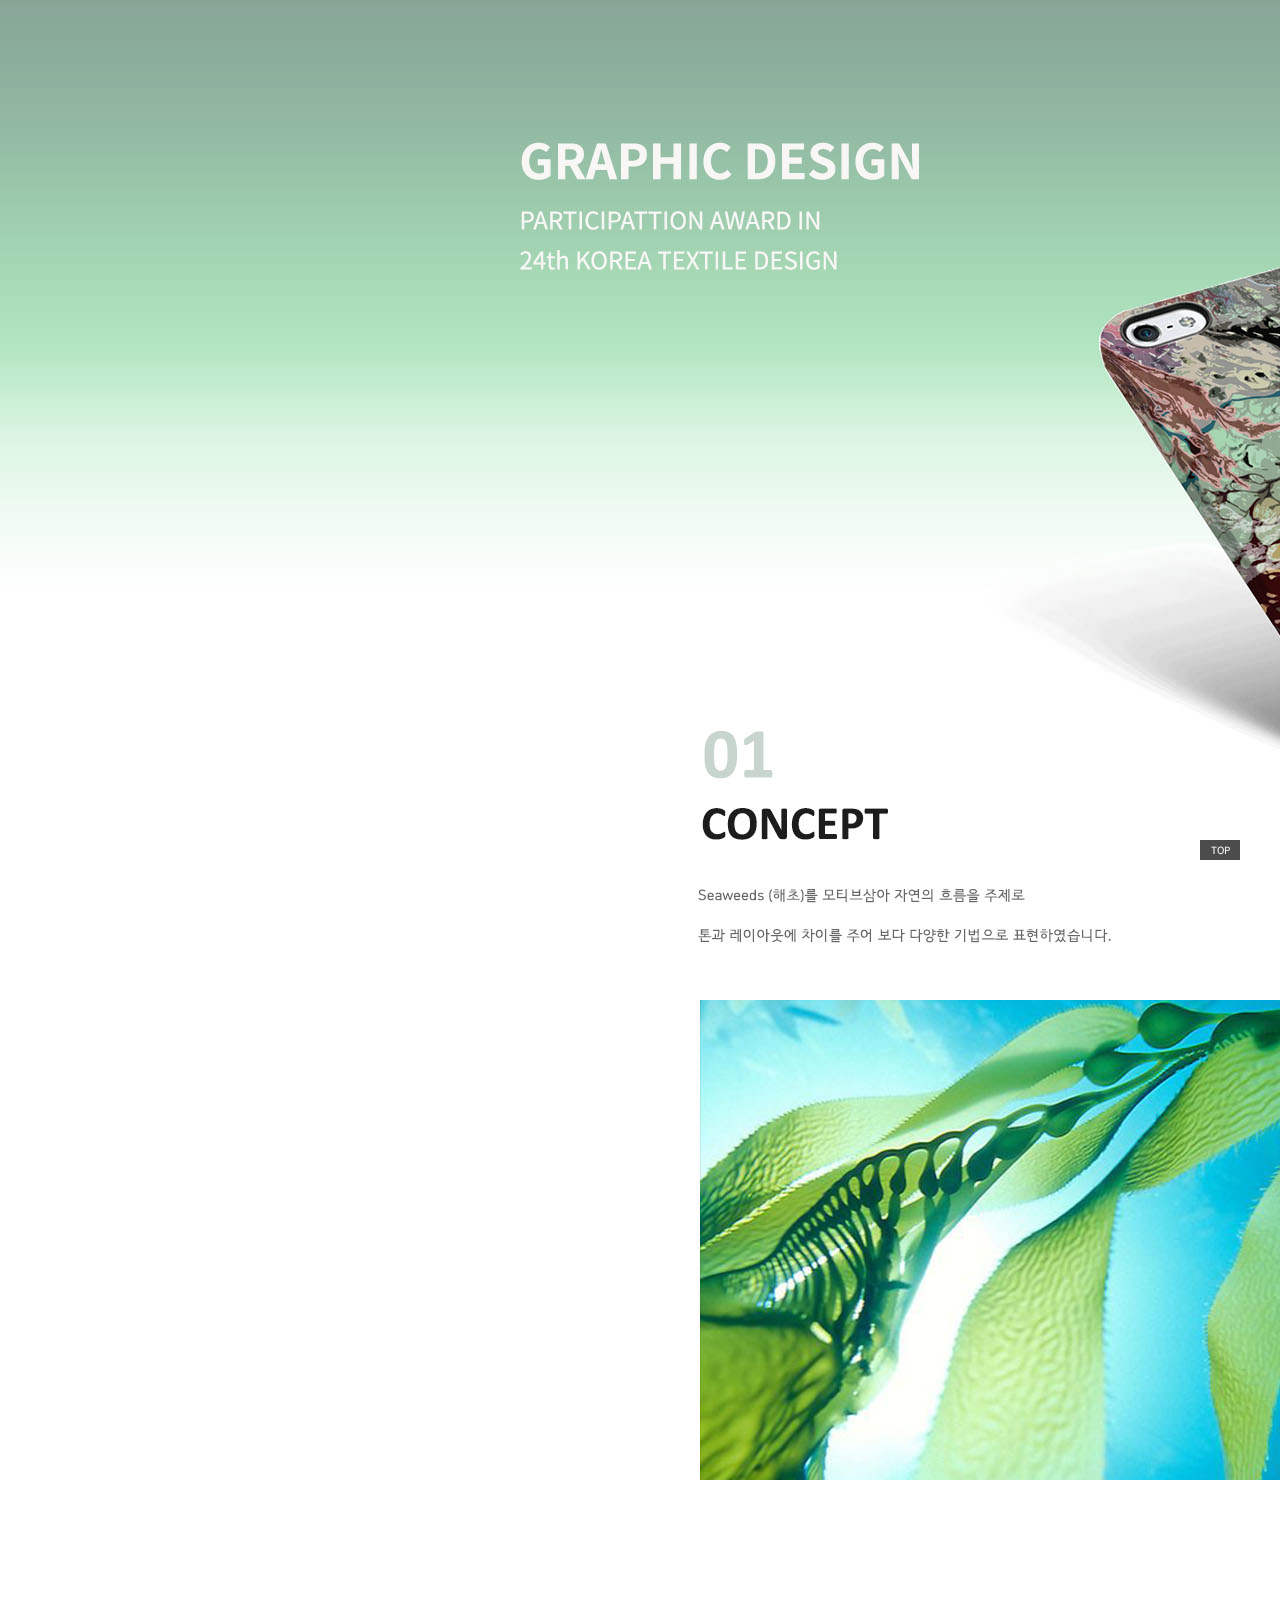
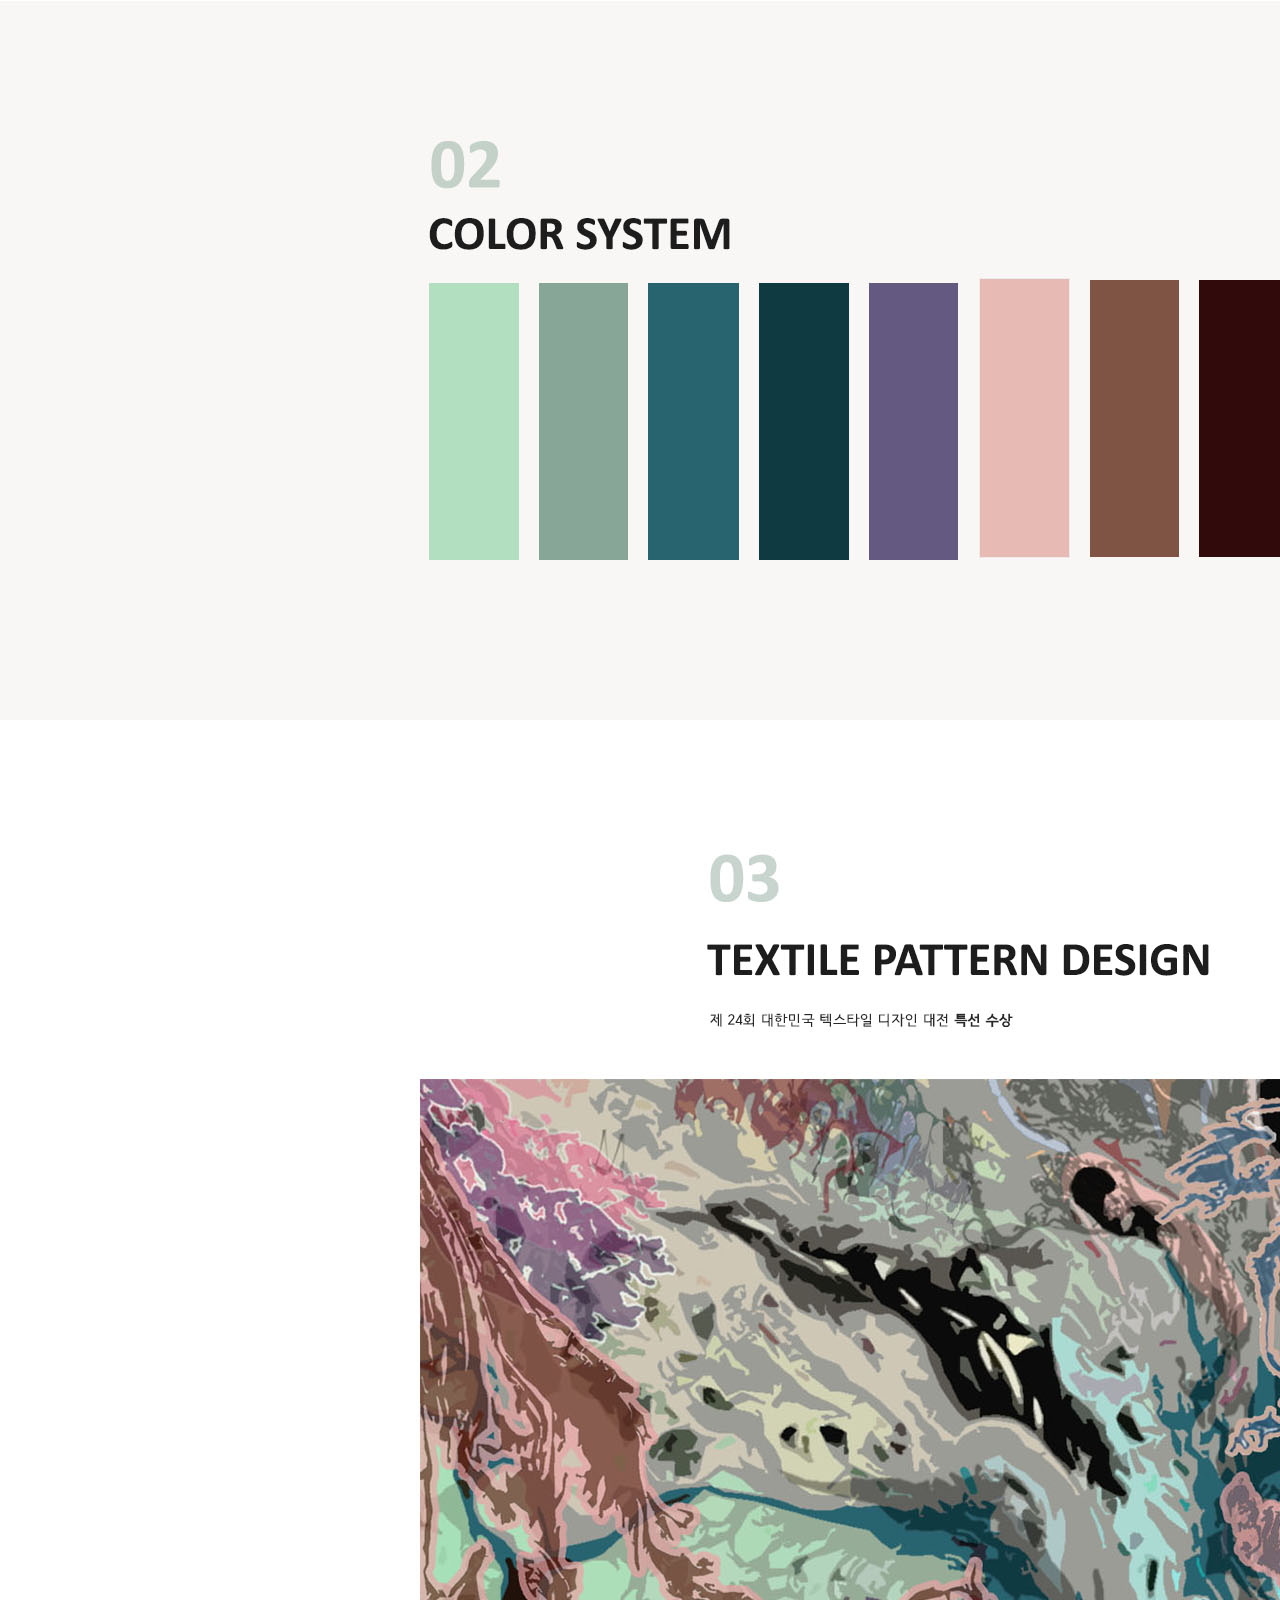
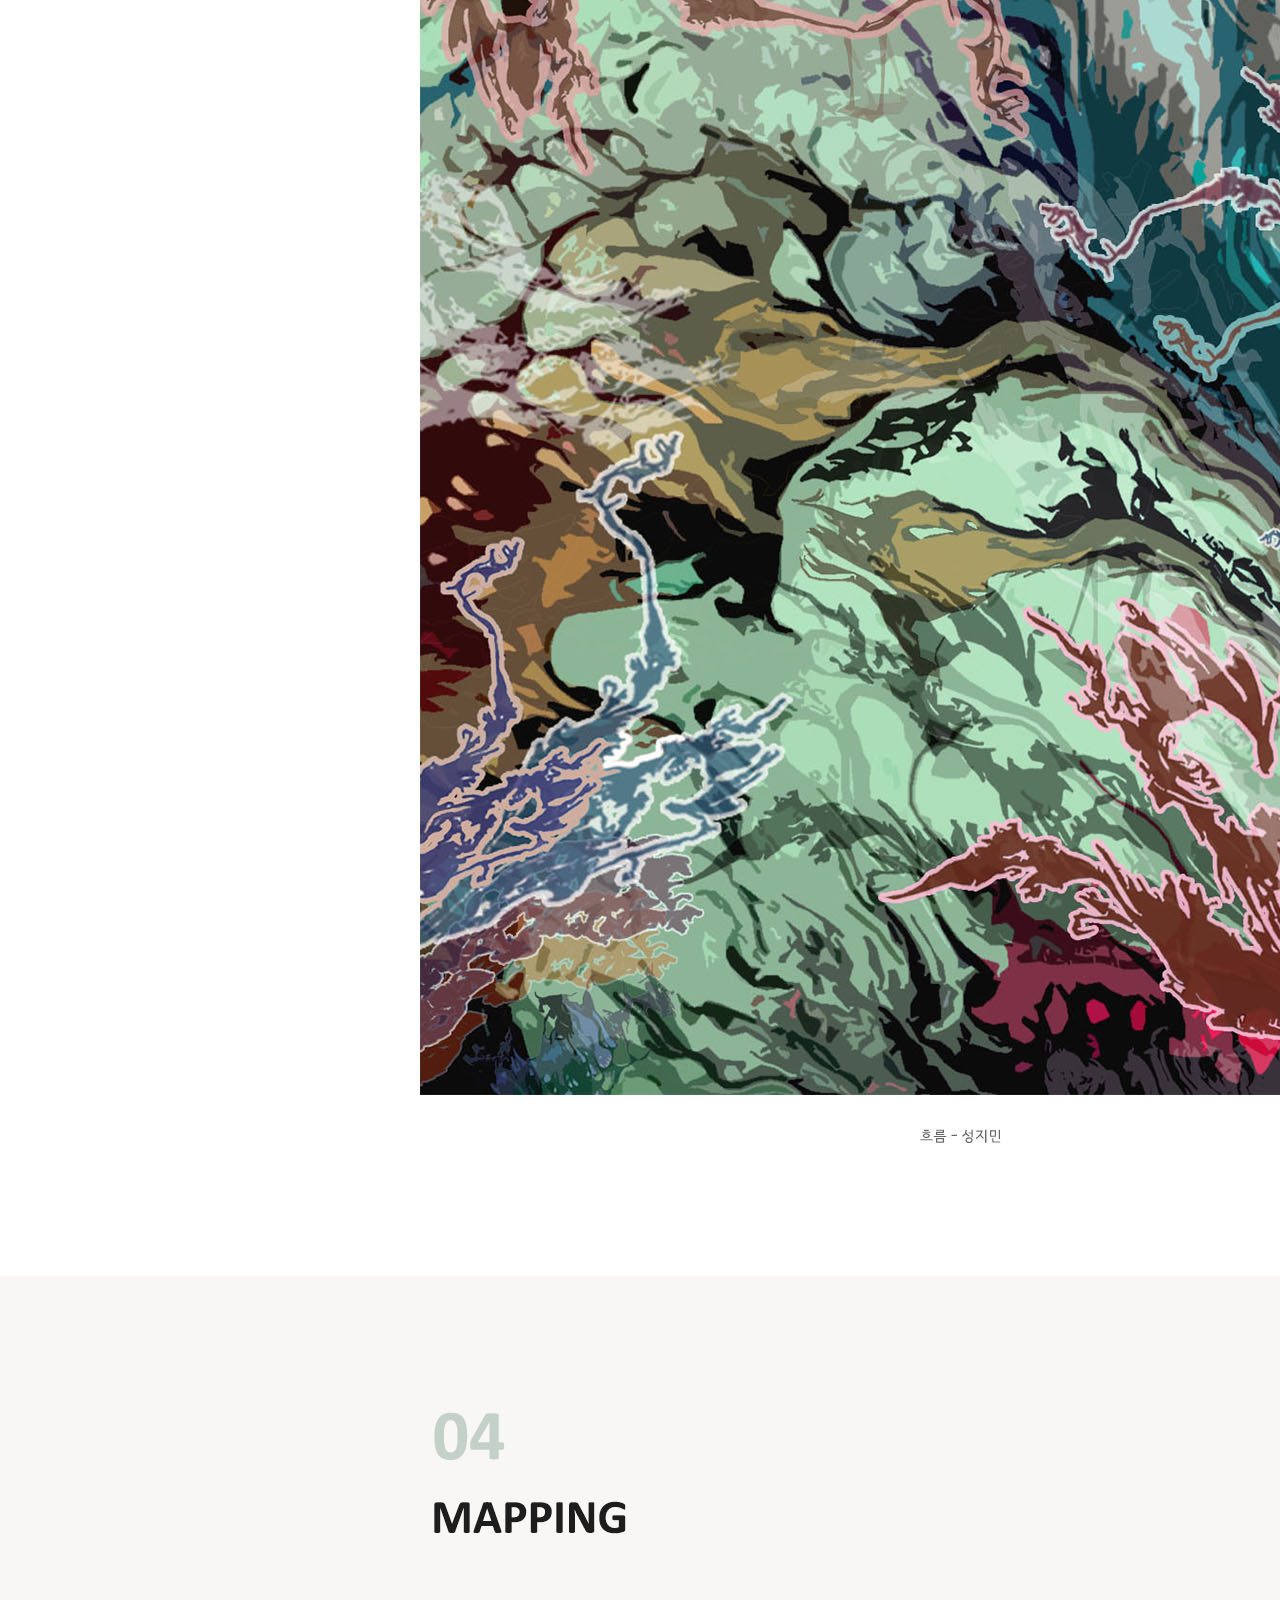
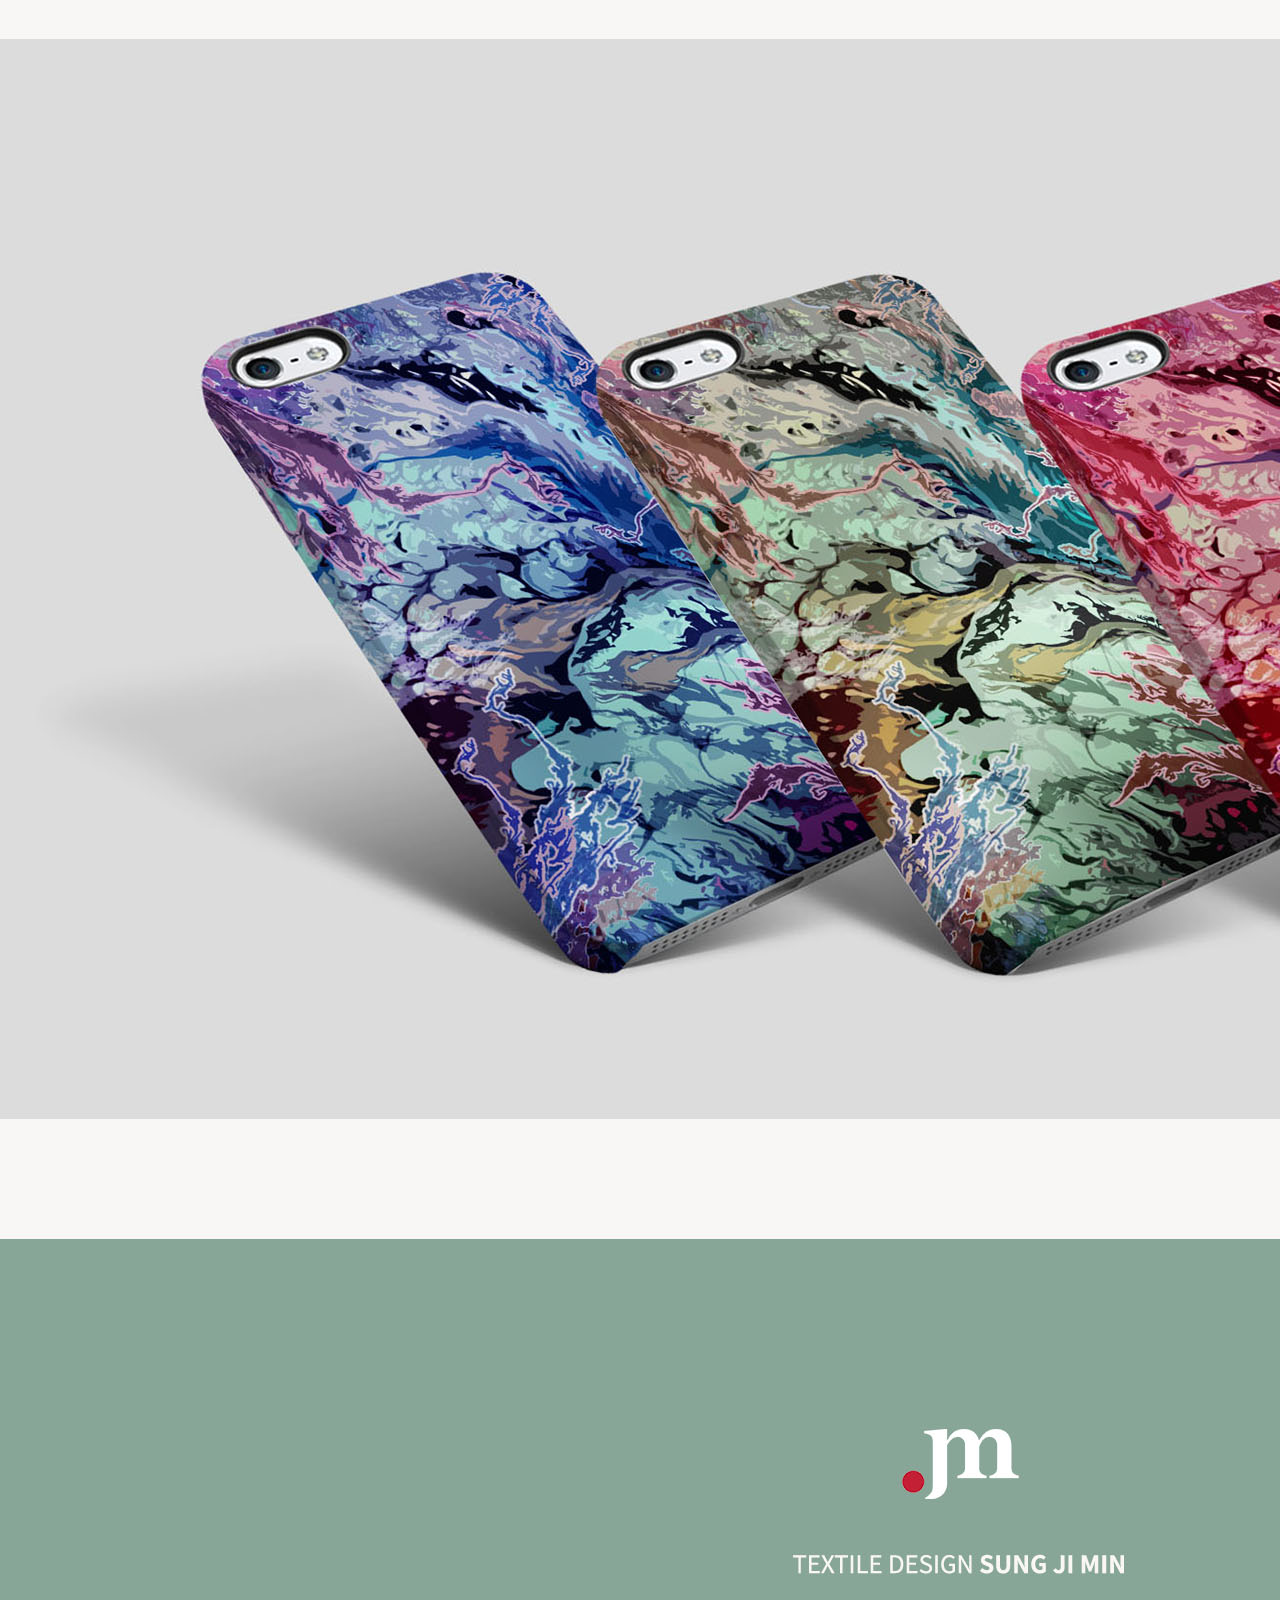
<file: sub03-4.html>
<!DOCTYPE html>
<html lang="ko">
<head>
  <meta charset="UTF-8">
  <meta name="viewport" content="width=device-width, initial-scale=1.0">
  <meta http-equiv="X-UA-Compatible" content="ie=edge">
  <title>24th Textile Award Style Guide</title>
  <link rel="stylesheet" href="css/all.css">
  <link rel="stylesheet" href="css/reset.css">
  <link href="https://fonts.googleapis.com/css?family=Noto+Sans+KR" rel="stylesheet">
  <link rel="icon" href="img/common/siteicon.png">
  <script src="js/jquery-3.3.1.min.js" charset="utf-8"></script>
  <style>
    div.topBtn{
        width: 40px; height: 20px;
        position: fixed; margin: auto;
        right: 40px; bottom: 40px;
        background-color: rgba(0,0,0,0.7);
        cursor:pointer;
    }
    div.topBtn>p{
        color: #fff;  font-size: 10px;
        text-align: center;
    }
  </style>
  <script>
    $(function(){
      $('.topBtn').on('click',function(){
        $('html, body').animate({scrollTop : 0});
      });
    });
  </script>
</head>
<body>
  <div class="guide">
    <img src="img/sub03/sitelayout04.jpg" alt="제24회 텍스타일 공모전 스타일가이드">
  </div>
  <div class="topBtn">
    <p>TOP</p>
  </div>
</body>
</html>
</file>
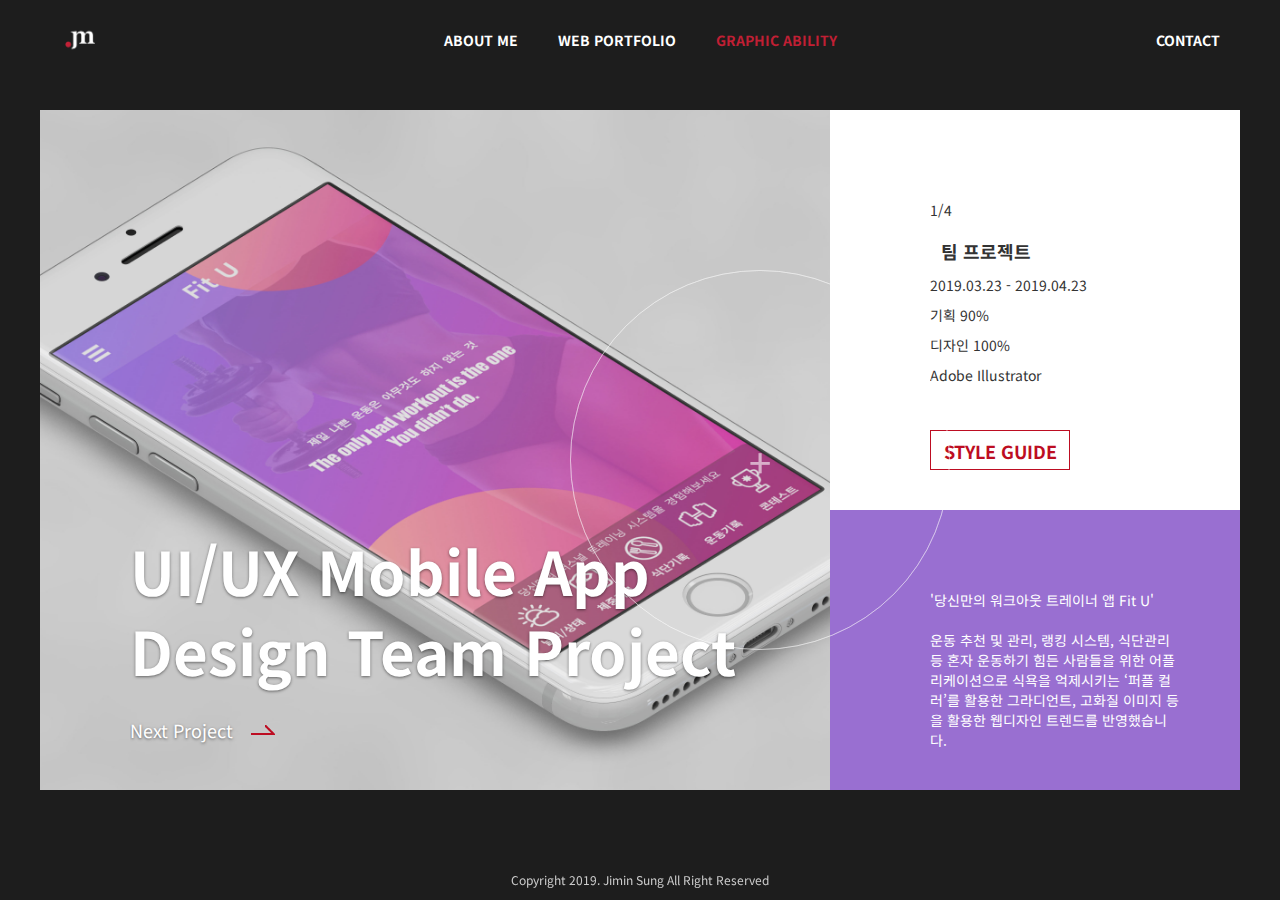
<file: sub03.html>
<!DOCTYPE html>
<html lang="ko">

<head>
  <meta charset="UTF-8">
  <meta name="viewport" content="width=device-width, initial-scale=1.0">
  <meta http-equiv="X-UA-Compatible" content="ie=edge">
  <title>GRAPHIC ABILITY</title>
  <link rel="stylesheet" href="css/all.css">
  <link rel="stylesheet" href="css/reset.css">
  <link href="https://fonts.googleapis.com/css?family=Noto+Sans+KR" rel="stylesheet">
  <link rel="stylesheet" href="css/common.css">
  <link rel="stylesheet" href="css/sub02.css">
  <link rel="stylesheet" href="css/sub03.css">
  <link rel="icon" href="img/common/siteicon.png">
  <script src="js/jquery-3.3.1.min.js" charset="utf-8"></script>
  <script src="js/jquery-ui.min.js" charset="utf-8"></script>
  <script src="js/common.js" charset="utf-8"></script>
  <script src="js/sub02.js" charset="utf-8"></script>
</head>

<body>
  <div class="hdrWrap">
    <header>
      <h1><a href="index.html"></a></h1>
      <ul class="nav">
        <li><a href="sub01.html">ABOUT ME</a></li>
        <li><a href="sub02.html">WEB PORTFOLIO</a></li>
        <li class="clicked"><a href="sub03.html">GRAPHIC ABILITY</a></li>
      </ul>
      <div class="contact">CONTACT</div>
    </header>
  </div>
  <main>
    <div class="gallery">
      <div class="workWrap">
        <div class="work site01">
          <div class="bgWork">
            <div class="txt">
              <div class="focus">+</div>
              <div class="header">
                <h2>UI/UX Mobile App<br>Design Team Project</h2>
                <div class="move btn">
                  <h4>Next Project</h4>
                  <div class="nextBtn"></div>
                </div>
              </div>
            </div>
            <div class="color c1"></div>
          </div>
        </div>
        <div class="work site02">
          <div class="bgWork">
            <div class="txt">
              <div class="focus">+</div>
              <div class="header">
                <h2>Graphic Design<br>'PIXAR' Poligon Art</h2>
                <div class="move btn">
                  <h4>Next Project</h4>
                  <div class="nextBtn"></div>
                </div>
              </div>
            </div>
            <div class="color c2"></div>
          </div>
        </div>
        <div class="work site03">
          <div class="bgWork">
            <div class="txt">
              <div class="focus">+</div>
              <div class="header">
                <h2>Graphic Design<br>25th Textile Award</h2>
                <div class="move btn">
                  <h4>Next Project</h4>
                  <div class="nextBtn"></div>
                </div>
              </div>
            </div>
            <div class="color c3"></div>
          </div>
        </div>
        <div class="work site04">
          <div class="bgWork">
            <div class="txt">
              <div class="focus">+</div>
              <div class="header">
                <h2>Graphic Design<br>24th Textile Award</h2>
                <div class="move btn">
                  <h4>Next Project</h4>
                  <div class="nextBtn"></div>
                </div>
              </div>
            </div>
            <div class="color c4"></div>
          </div>
        </div>
      </div>
    </div>
    <div class="projt">
      <div class="prj prjtIntro">
        <ul class="numGroup">
          <li>1/4</li>
          <li>2/4</li>
          <li>3/4</li>
          <li>4/4</li>
        </ul>
        <div class="pjtName">
          <h4>팀 프로젝트</h4>
          <h4>개인 작업</h4>
          <h4>공모전 출품작</h4>
          <h4>공모전 출품작</h4>
        </div>
        <ul class="txtGroup pjtDate">
          <li>2019.03.23 - 2019.04.23</li>
          <li>2018.11.21 - 2018.12.14</li>
          <li>2014.05.09 - 2014.06.13</li>
          <li>2013.05.09 - 2013.06.14</li>
        </ul>
        <ul class="txtGroup pjtPlan">
          <li>기획 90%</li>
          <li>기획 100%</li>
          <li>기획 100%</li>
          <li>기획 100%</li>
        </ul>
        <ul class="txtGroup pjtDsgn">
          <li>디자인 100%</li>
          <li>디자인 100%</li>
          <li>디자인 100%</li>
          <li>디자인 100%</li>
        </ul>
        <ul class="txtGroup pjtCord">
          <li>Adobe Illustrator</li>
          <li>Adobe Illustrator</li>
          <li>Adobe Photoshop</li>
          <li>Adobe Photoshop</li>
        </ul>
        <div class="stLink">
          <h4><a href="sub03-1.html" target="_blank">STYLE GUIDE</a></h4>
          <h4><a href="sub03-2.html" target="_blank">STYLE GUIDE</a></h4>
          <h4><a href="sub03-3.html" target="_blank">STYLE GUIDE</a></h4>
          <h4><a href="sub03-4.html" target="_blank">STYLE GUIDE</a></h4>
        </div>
      </div>
      <div class="prj prjtLink">
        <div class="color c1">
          <div class="txt">
            <p>
              '당신만의 워크아웃 트레이너 앱 Fit U'<br>
              <br>운동 추천 및 관리, 랭킹 시스템, 식단관리 등 혼자 운동하기 힘든 사람들을 위한 어플리케이션으로 식욕을 억제시키는 ‘퍼플 컬러’를 활용한 그라디언트, 고화질 이미지 등을 활용한 웹디자인 트렌드를 반영했습니다.
            </p>
          </div>
        </div>
        <div class="color c2">
          <div class="txt">
            <p>핸드폰 케이스 디자인<br><br>
              대상을 다양한 크기와 색감의 다각형 조각으로 나누어 표현하는 폴리곤 아트기법을 활용하여 정교하고 섬세한 펜툴을 이용해 픽사의 몬스터주식회사 캐릭터 '설리반'을 감각적으로 풀어낸 일러스트레이터 작업입니다.
            </p>
          </div>
        </div>
        <div class="color c3">
          <div class="txt">
            <p>
              <b>특선 수상</b><br>제25회 대한민국 텍스타일 디자인 대전<br>
               <br>곡선 형태의 모티브 '꽃'에 geometric을 접목하여
               불규칙적인 커팅 텍스쳐 기법과 톤에 통일감을 주어 조화로움을 표현하였습니다.
            </p>
          </div>
        </div>
        <div class="color c4">
          <div class="txt">
            <p>
               <b>특선 수상</b><br>제24회 대한민국 텍스타일 디자인 대전<br>
              <br>Seaweeds (해초)를 모티브삼아 자연의 흐름을 주제로톤과 레이아웃에 차이를 주어 보다 다양한 기법으로 표현하였습니다.
            </p>
          </div>
        </div>
      </div>
    </div>
  </main>
  <div class="footer">
    <h5>
      Copyright 2019. Jimin Sung All Right Reserved
    </h5>
  </div>
  <div class="modalWrap">
    <div class="modalBg"></div>
    <div class="modal">
      <div class="close"><i class="fas fa-times"></i></div>
      <div class="contact">
        <div class="img"></div>
        <div class="txt">
          <h2>“안녕하세요 성지민입니다.”</h2>
          <p>
            일의 목적과 결과를 파악하여 계획성있고 철저하게
            <br>지키는 타입으로 데드라인을 엄수합니다.
            <br>맡은 업무는 꼭 해내고마는 성실함과 책임감을 지닌
            <br>같이 일하기 편하고 즐거운 신입 웹퍼블리셔입니다.
          </p>
          <h5>그래픽 디자인 / HTML5 / CSS / JQUERY</h5>
        </div>
        <div class="cnt">
          <h4 class="email">E/ &nbsp;sung-j@naver.com</h4>
          <h4 class="mobile">M/ &nbsp;010-7522-9117</h4>
        </div>
      </div>

    </div>
  </div>

</body>

</html>
</file>
<file: css/common.css>
/* common.css */

/* modal */
div.modalWrap{
    display:none;
}
div.modalWrap>.modalBg{
    height: 100%; width: 100%;
    background-color: rgba(0,0,0,0.7);
    position: fixed;
    z-index: 999;
}
div.modalWrap>.modal{
    width: 420px; height: 720px;
    background-color: #1d1d1d;
    position: fixed;
    margin: auto;
    left: 0; right: 0; top: 0; bottom: 0;
    z-index: 1000;
    overflow: hidden;
    line-height: 40px;
    color: #fff;
}
div.modalWrap>.modal>.close{
    float: right;
    margin-right: 20px;
    cursor: pointer;
}
div.modalWrap>.modal>.close:hover{color: #999;}
div.modalWrap>.modal>.contact{cursor: default;}
div.modalWrap>.modal>.contact>.img{
    margin-top: 40px;
    height: 360px;
    background-image: url('../img/common/modal.png');
    background-position: center;
    background-size: cover;
}
div.modalWrap>.modal>.contact>.txt{
    padding-left: 40px;
}
div.modalWrap>.modal>.contact>.txt>h2{
    font-size: 24px;
    line-height: 80px;
    font-weight: bold;
}
div.modalWrap>.modal>.contact>.txt>p{
    color: #ddd;
    line-height: 20px;
}
div.modalWrap>.modal>.contact>.txt>h5{
    color: #999;
}
div.modalWrap>.modal>.contact>.cnt{
    margin: 40px;
    overflow: hidden;
    border-top: 1px solid #333;
    font-size: 16px;

}
div.modalWrap>.modal>.contact>.cnt>.email{
    float: left; line-height: 40px;
}
div.modalWrap>.modal>.contact>.cnt>.mobile{
    float: right;
}

/* nav */
div.hdrWrap{
    width: 100vw;
    position: fixed; z-index: 3;
    background-color: #1d1d1d;
}
div.hdrWrap>header{
    color: #fff; line-height: 80px;
    width: 1200px; margin: 0 auto;
    overflow: hidden;
    position: relative;

}
div.hdrWrap>header>h1{
    width: 30px; height: 30px;
    background-image: url('../img/common/logo.png');
    background-position: center;
    background-size: cover;
    float: left;
    margin: 25px;
}
div.hdrWrap>header>h1>a{
    display: block;
    width: 100%; height: 100%;
}
div.hdrWrap>header>.nav{
    font-weight: bold;
    width: calc(100% - 100px);
    position: absolute;
    margin: auto; left: 0; right: 0;
    display: flex;
    justify-content: center;
}
div.hdrWrap>header>.nav>li{
    margin: 0 20px;
    cursor: pointer;
}
div.hdrWrap>header>.nav>li.clicked{
    color: #c11f34;
}
div.hdrWrap>header>.nav>li:hover{
    color: #c11f34;
}
div.hdrWrap>header>.contact{
    font-weight: bold;
    float: right;
    margin-right: 20px;
    cursor: pointer;
}
div.hdrWrap>header>.contact:hover{color: #999;}
/* main */
body{background-color: #1d1d1d;}
main{
    width: 1200px;
    height: 680px;
    position: absolute;
    margin: auto;
    top: 0;
    bottom: 0;
    left: 0;
    right: 0;
    z-index: 100;
}
/* footer */
div.footer{
    position: fixed;
    bottom: 0; left: 0; right: 0;
    cursor: default;
}
div.footer>h5{
    font-size: 12px;
    line-height: 40px;
    text-align: center;
    color: #ccc;
}
</file>
<file: css/index.css>
/* index.css */
.main{
    color: #c11f34;
    position: relative;
    outline : 3px solid red;
}
.main>.mainTxt{
    width:1200px; height:calc(100vh - 40px);
    position: absolute;
    left: 0; right:0; top: 0;
    margin: auto;
    font-weight: bolder;
    letter-spacing: -7px;
}
.main>.mt1{
    padding-top: 240px;
}
.main>.mt1>.typo2{
    font-size: 200px;
    line-height: 200px;
    width: 450px;
    text-align: right;
}
.main>.mainImg{
    width:1200px; height:calc(100vh - 40px);
    background-image: url('../img/index/main.png');
    background-position: bottom;
    background-size: cover;
    position: absolute;
    left: 0; right:0; top: 0;
    margin: auto;
    background-repeat: no-repeat;
}
.main>.mt2{
    padding-top: 160px;
    animation-name: bounceIn;
}
.main>.mt2>.typo1{
    text-indent: 110px;
    font-size: 60px;
    line-height: 80px;
}
.main>.mt2>.typo3{
    font-size: 60px;
    line-height: 100px;
    height: 80px;
    margin-top: 200px;
    text-indent: 290px;
}
.main>.mt2>.typo4{
    font-size: 150px;
    line-height: 160px;
    text-indent: 350px;
    letter-spacing: -17px;
}
.main>.mt2>.typoGroup{
    display: flex;
    justify-content: space-between;
}
.main>.mt2>.typoGroup>div{}
.main>.mt2>.typoGroup>.fl{
    width: 610px;
    text-align: right;
}
.main>.mt2>.typoGroup>.fl>.typo5{
    font-size: 60px;
    line-height: 80px;
}
.main>.mt2>.typoGroup>.fl>.typo6{
    font-size: 100px;
    line-height: 120px;
}
.main>.mt2>.typoGroup>.fr{
    width: 590px;
}
.main>.mt2>.typoGroup>.fr>.typo7{
    font-family: Adobe Gothic Std;
    font-size: 200px;
    line-height: 200px;
    letter-spacing: -25px;
}
.main>.mainTxt span{
    visibility: hidden;
}
.main>.mt1 span{
    display: block;
    visibility: visible;
}
div.footer{
    position: absolute;
    bottom: 0; left: 0; right: 0;
    cursor: default;
}
div.footer>h5{
    font-size: 12px;
    line-height: 40px;
    text-align: center;
    color: #ccc;
}
</file>
<file: css/index_1080.css>
/* index_1080.css */
main>.mt1{
    padding-top: 280px;
}
main>.mt2{
    padding-top: 200px;
}
</file>
<file: css/sub02.css>
/* sub02.css */
main{
    background-color: #fff;
}
main>div.gallery{
  width: 790px; overflow:hidden;
  float: left;
}
main>div.gallery>.workWrap{
  width: calc(790px * 8);
}
main>div.gallery>.workWrap>.work{
 float: left;
}
main>.gallery>.workWrap>.work>.bgWork{
height: 680px;
overflow: hidden;
}
main>.gallery>.workWrap>.site01>.bgWork>.txt{background-image: url('../img/sub02/iMac01.jpg');}
main>.gallery>.workWrap>.site02>.bgWork>.txt{background-image: url('../img/sub02/iMac02.jpg');}
main>.gallery>.workWrap>.site03>.bgWork>.txt{background-image: url('../img/sub02/iMac03.jpg');}
main>.gallery>.workWrap>.site04>.bgWork>.txt{background-image: url('../img/sub02/iMac04.jpg');}

div.c1{background-color: #bd0d22;}
div.c2{background-color: #000;}
div.c3{background-color: #0952a1;}
div.c4{background-color: #324057;}
.bgWork>.c1{background-image:url('../img/sub02/concept.jpg');}
.bgWork>.c2{background-image:url('../img/sub02/concept2.jpg');}
.bgWork>.c3{background-image:url('../img/sub02/concept3.jpg');}
.bgWork>.c4{background-image:url('../img/sub02/concept4.jpg');}

main>div.gallery>.workWrap>.work>.bgWork>.color{
  width: 790px; height: 680px;
  background-position: center;
  background-size: cover;
  float: left;
}
main>div.gallery>.workWrap>.work>.bgWork>.txt{
  background-color: rgba(0,0,0,0.2);
  background-position: center;
  background-size: cover;
  width: 790px; height: 680px;
  position: relative;
  float: left;
}
main>div.gallery>.workWrap>.work>.bgWork>.txt>.focus{
    width: 380px; height: 380px;
    border-radius: 190px;
    border: 1px solid rgba(255,255,255,0.2);
    text-align: center; color: rgba(255,255,255,0.2);
    line-height: 380px; font-size: 40px;
    position:fixed; margin: auto;
    left: 570px; bottom:250px; z-index:100;
}
main>div.gallery>.workWrap>.work>.bgWork>.txt>.header{
  width: 100%;
  position: absolute;
  margin: auto; color: #fff;
  text-shadow: 0 1px 3px rgba(0,0,0,0.5);
  left: 90px; bottom: 40px;
}
main>div.gallery>.workWrap>.work>.bgWork>.txt>.header>h2{
    font-size: 60px; font-weight: bold;
    line-height: 80px; height: 160px;
}
main>div.gallery>.workWrap>.work>.bgWork>.txt>.header>.btn{
    margin-top: 20px;
}
main .btn{
    width: 250px; overflow: hidden;
    cursor: pointer;
}
main .btn>.nextBtn{
    width: 60px; height: 40px;
     line-height: 40px;
    background-size: cover;
    background-position: center;
    background-image: url('../img/common/next.png');
    float: left;
}
main .move>.nextBtn{
  background-image: url('../img/common/nextColor.png');
  animation-name: nextBt;
  animation-iteration-count: infinite;
  animation-duration: 0.7s;
  animation-timing-function: linear;
}
main .btn>h4{
    font-size: 18px; line-height: 40px;
    float: left;
}
@keyframes nextBt{
    0%{margin-left: 0}
    50%{margin-left: 10px}
    100%{margin-left: 5px}
}
main>.projt{
  float: left;
  width: 410px;
  overflow: hidden;
}
main>.projt h4{
    line-height: 40px;
    font-size: 18px; font-weight: bold;
    border:1px solid #fff;
    padding: 0 10px;
}
main>.projt>.prjtIntro{
  padding-top: 80px; padding-left: 100px;
  width: 410px; height: 400px;
}
main>.projt>.prjtIntro>.numGroup{
  overflow: hidden; height: 40px;
}
main>.projt>.prjtIntro>.numGroup>li{
  width: 410px; height: 40px;
  line-height: 40px;
}
main>.projt>.prjtIntro>.txtGroup{
  overflow: hidden;
  width: 410px;
  height: 30px;
  line-height: 30px;
}
main>.projt>.prjtIntro>.pjtName{
    height:40px; line-height:40px;
    overflow: hidden;
}
main>.projt>.prjtIntro>.stLink{
    margin-top: 40px;
    overflow: hidden; height: 40px;
    line-height: 40px;
    color: #bd0d22;
    width: 140px;
    text-align: center;
}
main>.projt>.prjtIntro>.stLink>h4{
    border:1px solid #bd0d22;
    height: 40px;
    padding: 0 10px;
}
main>.projt a{
    display: block;
    width: 100%;
}

main>.projt>.prjtLink{
    width: calc(410px * 4);
}
main>.projt>.prjtLink>.color{
  float: left;  height: 280px;
  width: 410px; float: left;
}
main>.projt>.prjtLink>.color>.txt{
  float: left; color: #fff;
  padding: 40px 0 ;
  padding-left: 100px;
}
main>.projt>.prjtLink>.color>.txt>.btn{
    width: 100%;
}
main>.projt>.prjtLink>.color>.txt>.btn>h4:hover{
  text-decoration: underline;
}
main>.projt>.prjtLink>.color>.txt>p{
  float: left; width: 250px; height: 120px;
  margin-top: 40px;
}
</file>
<file: css/sub03.css>
/* sub03.css */
main>.gallery>.workWrap>.site01>.bgWork>.txt{background-image: url('../img/sub03/mockup01.jpg');}
main>.gallery>.workWrap>.site02>.bgWork>.txt{background-image: url('../img/sub03/mockup02.jpg');}
main>.gallery>.workWrap>.site03>.bgWork>.txt{background-image: url('../img/sub03/mockup03.jpg');}
main>.gallery>.workWrap>.site04>.bgWork>.txt{background-image: url('../img/sub03/mockup04.jpg');}

div.c1{background-color: #996fd1;}
div.c2{background-color: #64a6c1;}
div.c3{background-color: #37425b;}
div.c4{background-color: #87a697;}

.bgWork>.c1{background-image:url();}
.bgWork>.c2{background-image:url();}
.bgWork>.c3{background-image:url();}
.bgWork>.c4{background-image:url();}
</file>
